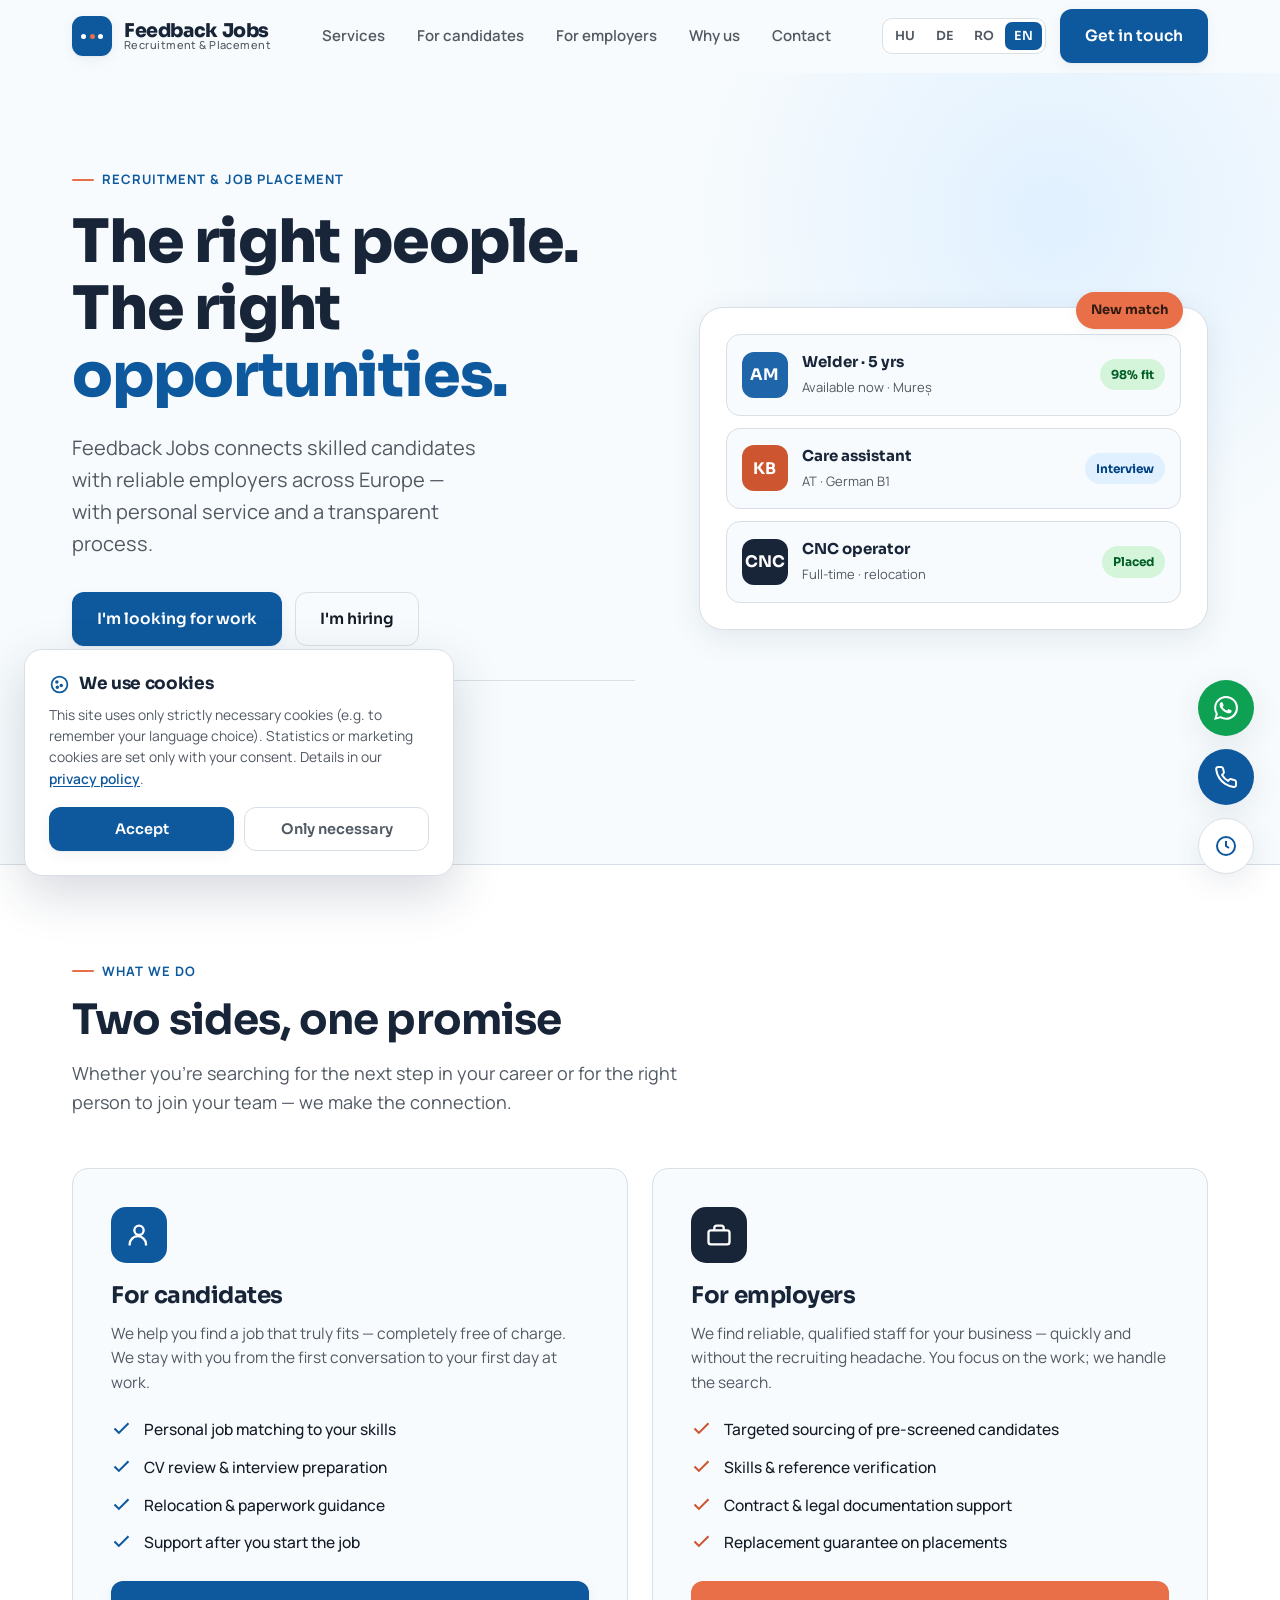
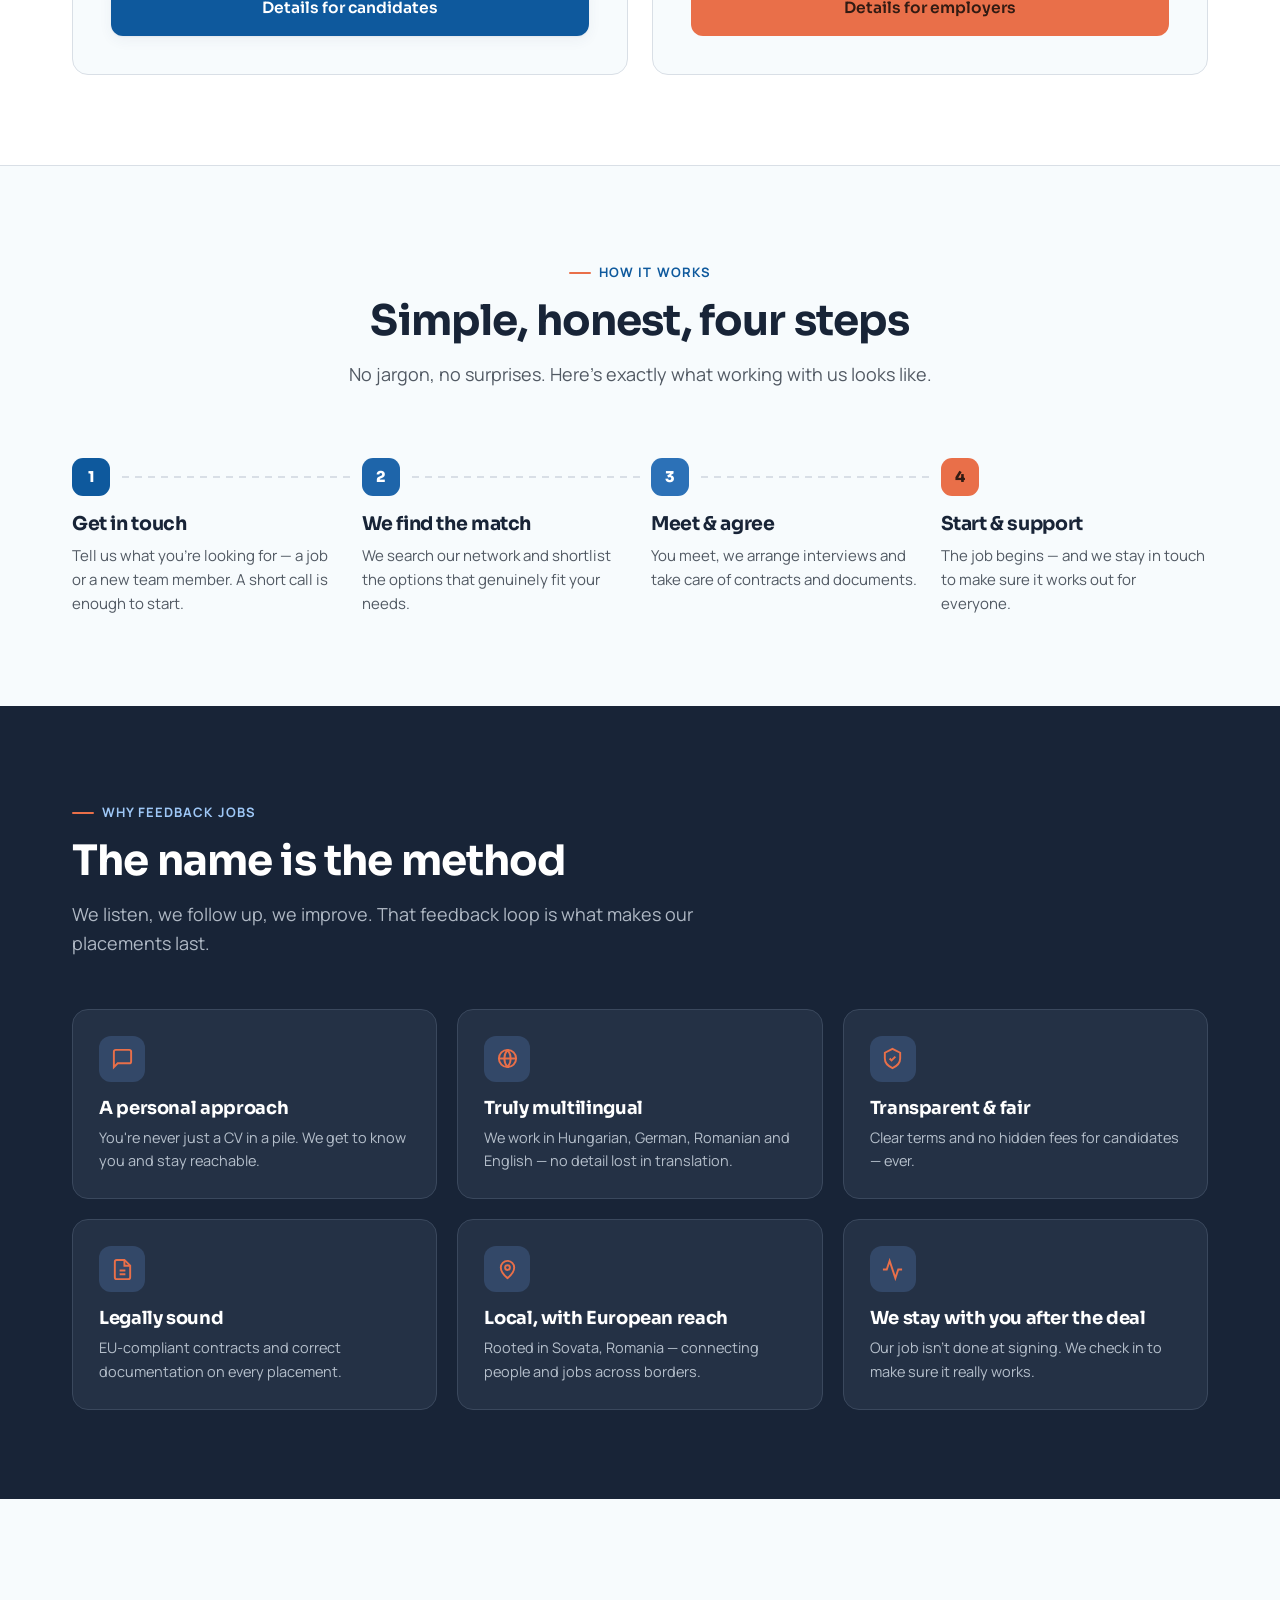
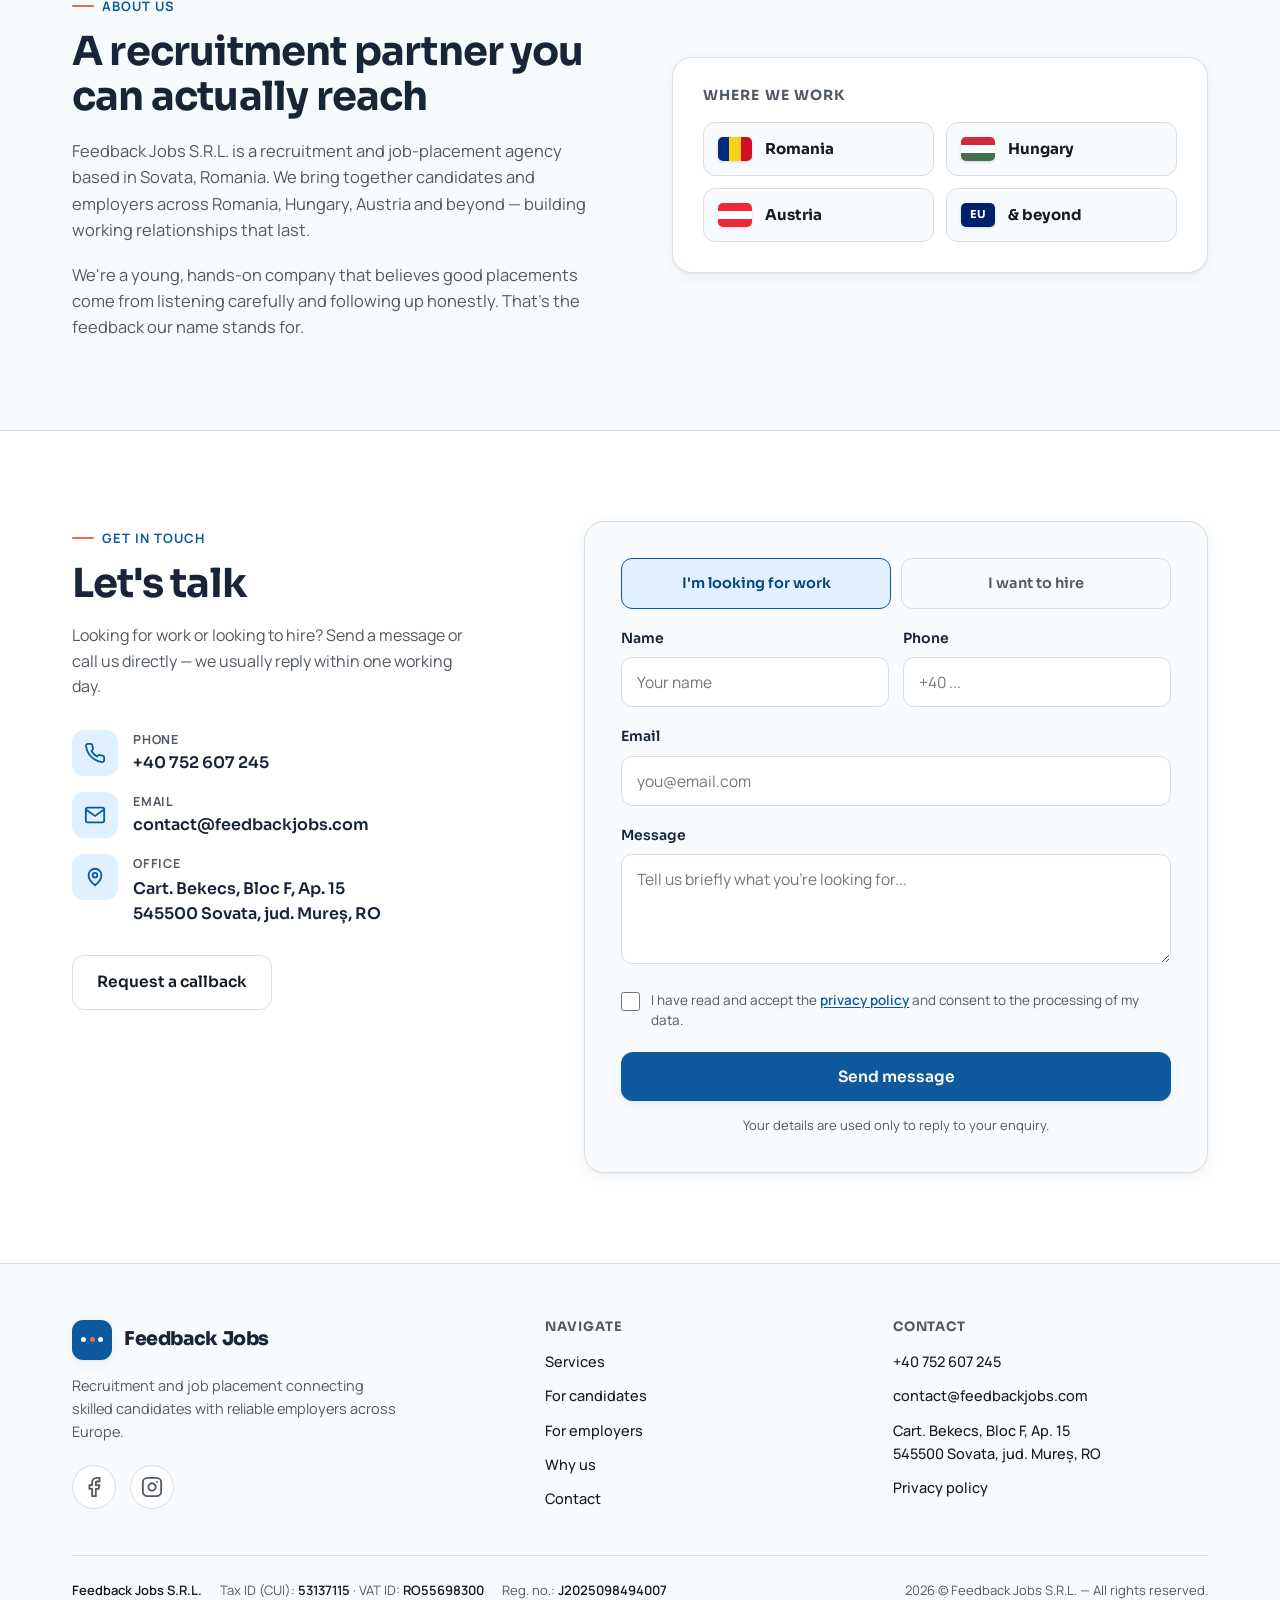
<file: index.html>
<!DOCTYPE html>
<html lang="hu">
<head>
<meta charset="UTF-8">
<meta name="viewport" content="width=device-width, initial-scale=1.0">
<title>Feedback Jobs — Munkaerő- és állásközvetítés Európában</title>

<!-- ===== SEO ===== -->
<meta name="description" content="Feedback Jobs S.R.L. — munkaerő- és állásközvetítés. Szakképzett jelölteket kötünk össze megbízható munkáltatókkal Romániában, Magyarországon, Ausztriában és Európa-szerte.">
<meta name="keywords" content="munkaerő-közvetítés, állásközvetítés, recruitment, Personalvermittlung, Sovata, Szováta, Románia, Ausztria, Magyarország, EU munka">
<meta name="author" content="Feedback Jobs S.R.L.">
<meta name="robots" content="index, follow">
<link rel="canonical" href="https://feedbackjobs.com/">

<!-- ===== Open Graph ===== -->
<meta property="og:type" content="website">
<meta property="og:site_name" content="Feedback Jobs">
<meta property="og:title" content="Feedback Jobs — Munkaerő- és állásközvetítés Európában">
<meta property="og:description" content="Szakképzett jelölteket kötünk össze megbízható munkáltatókkal — személyes ügyintézéssel és átlátható folyamattal. Jelölteknek ingyenes.">
<meta property="og:url" content="https://feedbackjobs.com/">
<meta property="og:image" content="https://feedbackjobs.com/assets/og-image.png">
<meta property="og:image:width" content="1200">
<meta property="og:image:height" content="630">
<meta property="og:locale" content="hu_HU">
<meta property="og:locale:alternate" content="de_DE">
<meta property="og:locale:alternate" content="ro_RO">
<meta property="og:locale:alternate" content="en_GB">

<!-- ===== Twitter ===== -->
<meta name="twitter:card" content="summary_large_image">
<meta name="twitter:title" content="Feedback Jobs — Munkaerő- és állásközvetítés Európában">
<meta name="twitter:description" content="Szakképzett jelölteket kötünk össze megbízható munkáltatókkal Európa-szerte. Jelölteknek ingyenes.">
<meta name="twitter:image" content="https://feedbackjobs.com/assets/og-image.png">

<link rel="icon" type="image/svg+xml" href="data:image/svg+xml,%3Csvg xmlns='http://www.w3.org/2000/svg' viewBox='0 0 64 64'%3E%3Crect width='64' height='64' rx='17' fill='%232d5bc4'/%3E%3Ccircle cx='21' cy='32' r='5' fill='%23fff'/%3E%3Ccircle cx='32' cy='32' r='5' fill='%23e07c3f'/%3E%3Ccircle cx='43' cy='32' r='5' fill='%23fff'/%3E%3C/svg%3E">
<link rel="apple-touch-icon" href="assets/og-image.png">

<link rel="preconnect" href="https://fonts.googleapis.com">
<link rel="preconnect" href="https://fonts.gstatic.com" crossorigin>
<link href="https://fonts.googleapis.com/css2?family=Sora:wght@500;600;700;800&family=Manrope:wght@400;500;600;700&display=swap" rel="stylesheet">
<link rel="stylesheet" href="assets/styles.css?v=3">

<!-- ===== Structured data: EmploymentAgency (LocalBusiness) ===== -->
<script type="application/ld+json">
{
  "@context": "https://schema.org",
  "@type": "EmploymentAgency",
  "name": "Feedback Jobs S.R.L.",
  "url": "https://feedbackjobs.com/",
  "image": "https://feedbackjobs.com/assets/og-image.png",
  "logo": "https://feedbackjobs.com/assets/og-image.png",
  "description": "Munkaerő- és állásközvetítés, amely szakképzett jelölteket köt össze megbízható munkáltatókkal Romániában, Magyarországon, Ausztriában és Európa-szerte.",
  "telephone": "+40752607245",
  "email": "contact@feedbackjobs.com",
  "priceRange": "Free for candidates",
  "address": {
    "@type": "PostalAddress",
    "streetAddress": "Cart. Bekecs, Bloc F, Ap. 15",
    "addressLocality": "Sovata",
    "addressRegion": "Mureș",
    "postalCode": "545500",
    "addressCountry": "RO"
  },
  "areaServed": [
    {"@type":"Country","name":"Romania"},
    {"@type":"Country","name":"Hungary"},
    {"@type":"Country","name":"Austria"},
    {"@type":"Place","name":"European Union"}
  ],
  "knowsLanguage": ["hu","de","ro","en"],
  "taxID": "53137115",
  "vatID": "RO55698300",
  "identifier": "J2025098494007",
  "openingHoursSpecification": {
    "@type": "OpeningHoursSpecification",
    "dayOfWeek": ["Monday","Tuesday","Wednesday","Thursday","Friday"],
    "opens": "09:00",
    "closes": "18:00"
  }
}
</script>
<script type="application/ld+json">
{
  "@context": "https://schema.org",
  "@type": "WebSite",
  "name": "Feedback Jobs",
  "url": "https://feedbackjobs.com/",
  "inLanguage": ["hu","de","ro","en"]
}
</script>
</head>
<body>

<!-- ============ HEADER ============ -->
<header id="hdr">
  <div class="wrap nav">
    <a href="index.html#top" class="brand" aria-label="Feedback Jobs">
      <span class="logo"><span><i></i><i></i><i></i></span></span>
      <span>Feedback Jobs<small data-i18n="brand_tag">Recruitment &amp; Placement</small></span>
    </a>
    <nav class="nav-links">
      <a href="#services" data-i18n="nav_services">Services</a>
      <a href="allaskeresoknek.html" data-i18n="nav_candidates">For candidates</a>
      <a href="munkaltatoknak.html" data-i18n="nav_employers">For employers</a>
      <a href="#why" data-i18n="nav_why">Why us</a>
      <a href="#contact" data-i18n="nav_contact">Contact</a>
    </nav>
    <div class="nav-right">
      <div class="lang" id="lang" role="group" aria-label="Language">
        <button data-lang="hu">HU</button>
        <button data-lang="de">DE</button>
        <button data-lang="ro">RO</button>
        <button data-lang="en">EN</button>
      </div>
      <a href="#contact" class="btn btn-primary" data-i18n="nav_cta">Get in touch</a>
      <button class="hamburger" id="burger" aria-label="Menu"><i></i><i></i><i></i></button>
    </div>
  </div>
</header>
<div class="mobile-menu" id="mobileMenu">
  <a href="#services" data-i18n="nav_services">Services</a>
  <a href="allaskeresoknek.html" data-i18n="nav_candidates">For candidates</a>
  <a href="munkaltatoknak.html" data-i18n="nav_employers">For employers</a>
  <a href="#why" data-i18n="nav_why">Why us</a>
  <a href="#about" data-i18n="nav_about">About</a>
  <a href="#contact" data-i18n="nav_contact">Contact</a>
  <a href="#contact" class="btn btn-primary" data-i18n="nav_cta">Get in touch</a>
</div>

<a id="top"></a>

<!-- ============ HERO ============ -->
<section class="hero">
  <div class="wrap hero-grid">
    <div class="hero-text reveal">
      <span class="eyebrow" data-i18n="hero_eyebrow">Recruitment &amp; Job Placement</span>
      <h1 data-i18n-html="hero_h1">The right people.<br>The right <em>opportunities.</em></h1>
      <p class="lead" data-i18n="hero_lead">Feedback Jobs connects skilled candidates with reliable employers across Europe — with personal service and a transparent process.</p>
      <div class="hero-cta">
        <a href="#contact" class="btn btn-primary" data-i18n="hero_cta1">I'm looking for work
          <svg viewBox="0 0 24 24" fill="none" stroke="currentColor" stroke-width="2.2"><path d="M5 12h14M13 6l6 6-6 6"/></svg>
        </a>
        <a href="#contact" class="btn btn-ghost" data-i18n="hero_cta2">I'm hiring</a>
      </div>
      <div class="hero-trust">
        <div><svg viewBox="0 0 24 24" fill="none" stroke="currentColor" stroke-width="2.2"><path d="M20 6L9 17l-5-5"/></svg><span data-i18n="trust1">Free for candidates</span></div>
        <div><svg viewBox="0 0 24 24" fill="none" stroke="currentColor" stroke-width="2.2"><path d="M20 6L9 17l-5-5"/></svg><span data-i18n="trust2">4 languages spoken</span></div>
        <div><svg viewBox="0 0 24 24" fill="none" stroke="currentColor" stroke-width="2.2"><path d="M20 6L9 17l-5-5"/></svg><span data-i18n="trust3">EU-compliant contracts</span></div>
      </div>
    </div>
    <div class="hero-visual reveal">
      <div class="hero-card">
        <div class="badge" data-i18n="hero_badge">New match</div>
        <div class="match-row">
          <div class="avatar" style="background:oklch(0.5 0.13 252)">AM</div>
          <div class="match-info"><b data-i18n="m1_name">Welder · 5 yrs</b><span data-i18n="m1_loc">Available now · Mureș</span></div>
          <div class="match-pill green" data-i18n="m1_pill">98% fit</div>
        </div>
        <div class="match-row">
          <div class="avatar" style="background:var(--accent-d)">KB</div>
          <div class="match-info"><b data-i18n="m2_name">Care assistant</b><span data-i18n="m2_loc">AT · German B1</span></div>
          <div class="match-pill" data-i18n="m2_pill">Interview</div>
        </div>
        <div class="match-row">
          <div class="avatar" style="background:var(--ink-deep)">CNC</div>
          <div class="match-info"><b data-i18n="m3_name">CNC operator</b><span data-i18n="m3_loc">Full-time · relocation</span></div>
          <div class="match-pill green" data-i18n="m3_pill">Placed</div>
        </div>
      </div>
    </div>
  </div>
</section>

<!-- ============ SERVICES ============ -->
<section class="services" id="services">
  <div class="wrap">
    <div class="sec-head reveal">
      <span class="eyebrow" data-i18n="svc_eyebrow">What we do</span>
      <h2 data-i18n="svc_h2">Two sides, one promise</h2>
      <p data-i18n="svc_sub">Whether you're searching for the next step in your career or for the right person to join your team — we make the connection.</p>
    </div>
    <div class="svc-grid">
      <div class="svc cand reveal">
        <div class="svc-ico"><svg viewBox="0 0 24 24" fill="none" stroke="currentColor" stroke-width="2"><circle cx="12" cy="8" r="4"/><path d="M4 21v-1a7 7 0 0 1 14 0v1"/></svg></div>
        <h3 data-i18n="cand_h3">For candidates</h3>
        <p data-i18n="cand_p">We help you find a job that truly fits — completely free of charge. We stay with you from the first conversation to your first day at work.</p>
        <ul>
          <li><svg viewBox="0 0 24 24" fill="none" stroke="currentColor" stroke-width="2.4"><path d="M20 6L9 17l-5-5"/></svg><span data-i18n="cand_l1">Personal job matching to your skills</span></li>
          <li><svg viewBox="0 0 24 24" fill="none" stroke="currentColor" stroke-width="2.4"><path d="M20 6L9 17l-5-5"/></svg><span data-i18n="cand_l2">CV review &amp; interview preparation</span></li>
          <li><svg viewBox="0 0 24 24" fill="none" stroke="currentColor" stroke-width="2.4"><path d="M20 6L9 17l-5-5"/></svg><span data-i18n="cand_l3">Relocation &amp; paperwork guidance</span></li>
          <li><svg viewBox="0 0 24 24" fill="none" stroke="currentColor" stroke-width="2.4"><path d="M20 6L9 17l-5-5"/></svg><span data-i18n="cand_l4">Support after you start the job</span></li>
        </ul>
        <a href="allaskeresoknek.html" class="btn btn-primary" data-i18n="cand_more">Details for candidates</a>
      </div>
      <div class="svc emp reveal">
        <div class="svc-ico"><svg viewBox="0 0 24 24" fill="none" stroke="currentColor" stroke-width="2"><rect x="3" y="8" width="18" height="12" rx="2"/><path d="M8 8V6a2 2 0 0 1 2-2h4a2 2 0 0 1 2 2v2"/></svg></div>
        <h3 data-i18n="emp_h3">For employers</h3>
        <p data-i18n="emp_p">We find reliable, qualified staff for your business — quickly and without the recruiting headache. You focus on the work; we handle the search.</p>
        <ul>
          <li><svg viewBox="0 0 24 24" fill="none" stroke="currentColor" stroke-width="2.4"><path d="M20 6L9 17l-5-5"/></svg><span data-i18n="emp_l1">Targeted sourcing of pre-screened candidates</span></li>
          <li><svg viewBox="0 0 24 24" fill="none" stroke="currentColor" stroke-width="2.4"><path d="M20 6L9 17l-5-5"/></svg><span data-i18n="emp_l2">Skills &amp; reference verification</span></li>
          <li><svg viewBox="0 0 24 24" fill="none" stroke="currentColor" stroke-width="2.4"><path d="M20 6L9 17l-5-5"/></svg><span data-i18n="emp_l3">Contract &amp; legal documentation support</span></li>
          <li><svg viewBox="0 0 24 24" fill="none" stroke="currentColor" stroke-width="2.4"><path d="M20 6L9 17l-5-5"/></svg><span data-i18n="emp_l4">Replacement guarantee on placements</span></li>
        </ul>
        <a href="munkaltatoknak.html" class="btn btn-accent" data-i18n="emp_more">Details for employers</a>
      </div>
    </div>
  </div>
</section>

<!-- ============ PROCESS ============ -->
<section id="process">
  <div class="wrap">
    <div class="sec-head center reveal">
      <span class="eyebrow" data-i18n="proc_eyebrow">How it works</span>
      <h2 data-i18n="proc_h2">Simple, honest, four steps</h2>
      <p data-i18n="proc_sub">No jargon, no surprises. Here's exactly what working with us looks like.</p>
    </div>
    <div class="steps">
      <div class="step reveal"><div class="step-num">1</div><h3 data-i18n="s1_h">Get in touch</h3><p data-i18n="s1_p">Tell us what you're looking for — a job or a new team member. A short call is enough to start.</p></div>
      <div class="step reveal"><div class="step-num">2</div><h3 data-i18n="s2_h">We match</h3><p data-i18n="s2_p">We search our network and shortlist the options that genuinely fit your needs.</p></div>
      <div class="step reveal"><div class="step-num">3</div><h3 data-i18n="s3_h">Meet &amp; agree</h3><p data-i18n="s3_p">You meet, we arrange interviews and take care of contracts and documents.</p></div>
      <div class="step reveal"><div class="step-num">4</div><h3 data-i18n="s4_h">Start &amp; support</h3><p data-i18n="s4_p">The job begins — and we stay in touch to make sure it works out for everyone.</p></div>
    </div>
  </div>
</section>

<!-- ============ WHY US ============ -->
<section class="why" id="why">
  <div class="wrap">
    <div class="sec-head reveal">
      <span class="eyebrow" data-i18n="why_eyebrow">Why Feedback Jobs</span>
      <h2 data-i18n="why_h2">The name is the method</h2>
      <p data-i18n="why_sub">We listen, we follow up, we improve. That feedback loop is what makes our placements last.</p>
    </div>
    <div class="why-grid">
      <div class="feat reveal">
        <div class="feat-ico"><svg viewBox="0 0 24 24" fill="none" stroke="currentColor" stroke-width="2"><path d="M21 15a2 2 0 0 1-2 2H7l-4 4V5a2 2 0 0 1 2-2h14a2 2 0 0 1 2 2z"/></svg></div>
        <h3 data-i18n="f1_h">A personal approach</h3><p data-i18n="f1_p">You're never just a CV in a pile. We get to know you and stay reachable.</p>
      </div>
      <div class="feat reveal">
        <div class="feat-ico"><svg viewBox="0 0 24 24" fill="none" stroke="currentColor" stroke-width="2"><circle cx="12" cy="12" r="9"/><path d="M3 12h18M12 3a14 14 0 0 1 0 18M12 3a14 14 0 0 0 0 18"/></svg></div>
        <h3 data-i18n="f2_h">Truly multilingual</h3><p data-i18n="f2_p">We work in Hungarian, German, Romanian and English — no detail lost in translation.</p>
      </div>
      <div class="feat reveal">
        <div class="feat-ico"><svg viewBox="0 0 24 24" fill="none" stroke="currentColor" stroke-width="2"><path d="M12 2l8 4v6c0 5-3.5 8-8 10-4.5-2-8-5-8-10V6z"/><path d="M9 12l2 2 4-4"/></svg></div>
        <h3 data-i18n="f3_h">Transparent &amp; fair</h3><p data-i18n="f3_p">Clear terms and no hidden fees for candidates — ever.</p>
      </div>
      <div class="feat reveal">
        <div class="feat-ico"><svg viewBox="0 0 24 24" fill="none" stroke="currentColor" stroke-width="2"><path d="M14 2H6a2 2 0 0 0-2 2v16a2 2 0 0 0 2 2h12a2 2 0 0 0 2-2V8z"/><path d="M14 2v6h6M9 13h6M9 17h6"/></svg></div>
        <h3 data-i18n="f4_h">Legally sound</h3><p data-i18n="f4_p">EU-compliant contracts and correct documentation on every placement.</p>
      </div>
      <div class="feat reveal">
        <div class="feat-ico"><svg viewBox="0 0 24 24" fill="none" stroke="currentColor" stroke-width="2"><path d="M12 21s-7-5.5-7-11a7 7 0 0 1 14 0c0 5.5-7 11-7 11z"/><circle cx="12" cy="10" r="2.5"/></svg></div>
        <h3 data-i18n="f5_h">Local, with European reach</h3><p data-i18n="f5_p">Rooted in Sovata, Romania — connecting people and jobs across borders.</p>
      </div>
      <div class="feat reveal">
        <div class="feat-ico"><svg viewBox="0 0 24 24" fill="none" stroke="currentColor" stroke-width="2"><path d="M22 12h-4l-3 9L9 3l-3 9H2"/></svg></div>
        <h3 data-i18n="f6_h">We stay after the deal</h3><p data-i18n="f6_p">Our job isn't done at signing. We check in to make sure it really works.</p>
      </div>
    </div>
  </div>
</section>

<!-- ============ ABOUT ============ -->
<section id="about">
  <div class="wrap about-grid">
    <div class="about-text reveal">
      <span class="eyebrow" data-i18n="ab_eyebrow">About us</span>
      <h2 data-i18n="ab_h2">A recruitment partner you can actually reach</h2>
      <p data-i18n="ab_p1">Feedback Jobs S.R.L. is a recruitment and job-placement agency based in Sovata, Romania. We bring together candidates and employers across Romania, Hungary, Austria and beyond — building working relationships that last.</p>
      <p data-i18n="ab_p2">We're a young, hands-on company that believes good placements come from listening carefully and following up honestly. That's the feedback our name stands for.</p>
    </div>
    <div class="reach reveal">
      <h4 data-i18n="reach_h">Where we work</h4>
      <div class="flags">
        <div class="flag-card"><span class="fl fl-ro"><div></div><div></div><div></div></span><b data-i18n="c_ro">Romania</b></div>
        <div class="flag-card"><span class="fl fl-hu"><div></div><div></div><div></div></span><b data-i18n="c_hu">Hungary</b></div>
        <div class="flag-card"><span class="fl fl-at"><div></div><div></div><div></div></span><b data-i18n="c_de">Austria</b></div>
        <div class="flag-card"><span class="fl fl-en" style="position:relative;color:#fff;font-family:var(--font-head);font-weight:700;font-size:11px">EU</span><b data-i18n="c_eu">&amp; wider EU</b></div>
      </div>
    </div>
  </div>
</section>

<!-- ============ CONTACT ============ -->
<section class="contact" id="contact">
  <div class="wrap contact-grid">
    <div class="contact-info reveal">
      <span class="eyebrow" data-i18n="ct_eyebrow">Get in touch</span>
      <h2 data-i18n="ct_h2">Let's talk</h2>
      <p data-i18n="ct_p">Looking for work or looking to hire? Send a message or call us directly — we usually reply within one working day.</p>
      <div class="cinfo-list">
        <div class="cinfo">
          <div class="ci-ico"><svg viewBox="0 0 24 24" fill="none" stroke="currentColor" stroke-width="2"><path d="M22 16.9v3a2 2 0 0 1-2.2 2 19.8 19.8 0 0 1-8.6-3 19.5 19.5 0 0 1-6-6 19.8 19.8 0 0 1-3-8.6A2 2 0 0 1 4.1 2h3a2 2 0 0 1 2 1.7c.1 1 .4 1.9.7 2.8a2 2 0 0 1-.5 2.1L8.1 9.9a16 16 0 0 0 6 6l1.3-1.3a2 2 0 0 1 2.1-.4c.9.3 1.8.6 2.8.7a2 2 0 0 1 1.7 2z"/></svg></div>
          <div><div class="ci-label" data-i18n="ct_phone">Phone</div><a class="ci-val" href="tel:+40752607245">+40 752 607 245</a></div>
        </div>
        <div class="cinfo">
          <div class="ci-ico"><svg viewBox="0 0 24 24" fill="none" stroke="currentColor" stroke-width="2"><rect x="2" y="4" width="20" height="16" rx="2"/><path d="m2 6 10 7L22 6"/></svg></div>
          <div><div class="ci-label" data-i18n="ct_email">Email</div><a class="ci-val" href="mailto:contact@feedbackjobs.com">contact@feedbackjobs.com</a></div>
        </div>
        <div class="cinfo">
          <div class="ci-ico"><svg viewBox="0 0 24 24" fill="none" stroke="currentColor" stroke-width="2"><path d="M12 21s-7-5.5-7-11a7 7 0 0 1 14 0c0 5.5-7 11-7 11z"/><circle cx="12" cy="10" r="2.5"/></svg></div>
          <div><div class="ci-label" data-i18n="ct_addr">Office</div><div class="ci-val">Cart. Bekecs, Bloc F, Ap. 15<br>545500 Sovata, jud. Mureș, RO</div></div>
        </div>
      </div>
      <a href="#" class="btn btn-ghost" data-cb-open style="margin-top:28px" data-i18n="cb_open">Request a callback</a>
    </div>
    <form id="contactForm" class="reveal" novalidate>
      <div class="seg" style="margin-bottom:18px">
        <label><input type="radio" name="role" value="candidate" checked><span data-i18n="ct_role_cand">I'm looking for work</span></label>
        <label><input type="radio" name="role" value="employer"><span data-i18n="ct_role_emp">I want to hire</span></label>
      </div>
      <div class="row2">
        <div class="field"><label data-i18n="ct_f_name">Name</label><input type="text" name="name" data-i18n-ph="ct_ph_name" placeholder="Your name" required></div>
        <div class="field"><label data-i18n="ct_f_phone">Phone</label><input type="tel" name="phone" placeholder="+40 ..."></div>
      </div>
      <div class="field"><label data-i18n="ct_f_email">Email</label><input type="email" name="email" data-i18n-ph="ct_ph_email" placeholder="you@email.com" required></div>
      <div class="field"><label data-i18n="ct_f_msg">Message</label><textarea name="message" data-i18n-ph="ct_ph_msg" placeholder="Tell us briefly what you're looking for..."></textarea></div>
      <label class="consent"><input type="checkbox" name="consent" required><span data-i18n="ct_consent">I accept the privacy policy.</span></label>
      <button type="submit" class="btn btn-primary" data-i18n="ct_submit">Send message
        <svg viewBox="0 0 24 24" fill="none" stroke="currentColor" stroke-width="2.2"><path d="M22 2 11 13M22 2l-7 20-4-9-9-4z"/></svg>
      </button>
      <p class="form-note" data-i18n="ct_note">Your details are used only to reply to your enquiry.</p>
    </form>
  </div>
</section>

<!-- ============ FOOTER ============ -->
<footer>
  <div class="wrap">
    <div class="foot-top">
      <div class="foot-brand">
        <a href="index.html#top" class="brand">
          <span class="logo"><span><i></i><i></i><i></i></span></span>
          <span>Feedback Jobs</span>
        </a>
        <p data-i18n="foot_about">Recruitment and job placement connecting skilled candidates with reliable employers across Europe.</p>
        <div class="foot-social">
          <a href="https://www.facebook.com/people/Feedbackjobs/61590695252051/" target="_blank" rel="noopener noreferrer" aria-label="Facebook">
            <svg width="22" height="22" viewBox="0 0 24 24" fill="none" stroke="currentColor" stroke-width="2" stroke-linecap="round" stroke-linejoin="round"><path d="M18 2h-3a5 5 0 0 0-5 5v3H7v4h3v8h4v-8h3l1-4h-4V7a1 1 0 0 1 1-1h3z"></path></svg>
          </a>
          <a href="https://www.instagram.com/feedbackjobs" target="_blank" rel="noopener noreferrer" aria-label="Instagram">
            <svg width="22" height="22" viewBox="0 0 24 24" fill="none" stroke="currentColor" stroke-width="2" stroke-linecap="round" stroke-linejoin="round"><rect x="2" y="2" width="20" height="20" rx="5" ry="5"></rect><path d="M16 11.37A4 4 0 1 1 12.63 8 4 4 0 0 1 16 11.37z"></path><line x1="17.5" y1="6.5" x2="17.51" y2="6.5"></line></svg>
          </a>
        </div>
      </div>
      <div class="foot-col">
        <h4 data-i18n="foot_nav">Navigate</h4>
        <a href="#services" data-i18n="nav_services">Services</a>
        <a href="allaskeresoknek.html" data-i18n="nav_candidates">For candidates</a>
        <a href="munkaltatoknak.html" data-i18n="nav_employers">For employers</a>
        <a href="#why" data-i18n="nav_why">Why us</a>
        <a href="#contact" data-i18n="nav_contact">Contact</a>
      </div>
      <div class="foot-col">
        <h4 data-i18n="foot_contact">Contact</h4>
        <a href="tel:+40752607245">+40 752 607 245</a>
        <a href="mailto:contact@feedbackjobs.com">contact@feedbackjobs.com</a>
        <p>Cart. Bekecs, Bloc F, Ap. 15<br>545500 Sovata, jud. Mureș, RO</p>
        <a href="adatvedelem.html" data-i18n="foot_privacy">Privacy policy</a>
      </div>
    </div>
    <div class="foot-legal">
      <div class="reg">
        <span><b>Feedback Jobs S.R.L.</b></span>
        <span data-i18n="foot_cui">Tax ID (CUI): <b>53137115</b> · VAT ID: <b>RO55698300</b></span>
        <span data-i18n="foot_reg">Reg. no.: <b>J2025098494007</b></span>
      </div>
      <div><span id="year">2026</span> © Feedback Jobs S.R.L. — <span data-i18n="foot_rights">All rights reserved.</span></div>
    </div>
  </div>
</footer>

<script src="assets/i18n.js"></script>
<script src="assets/app.js"></script>
</body>
</html>
</file>
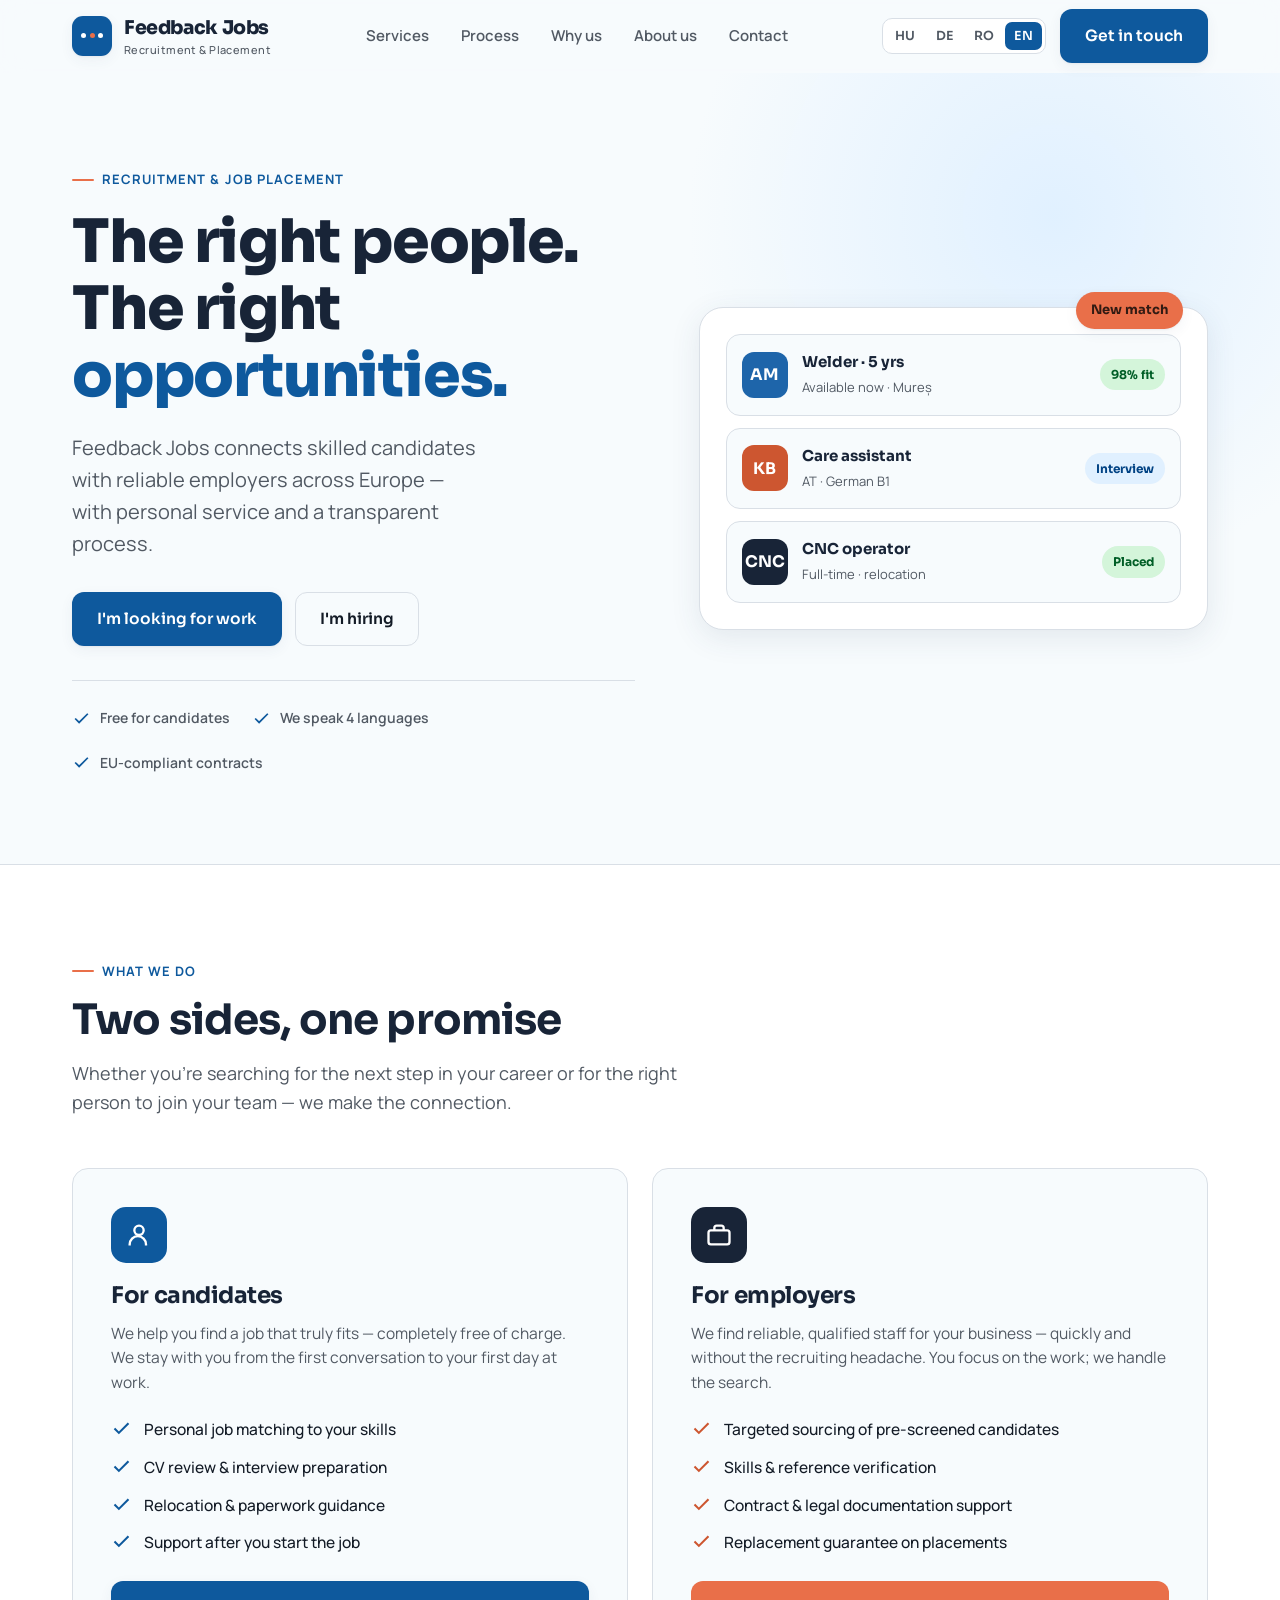
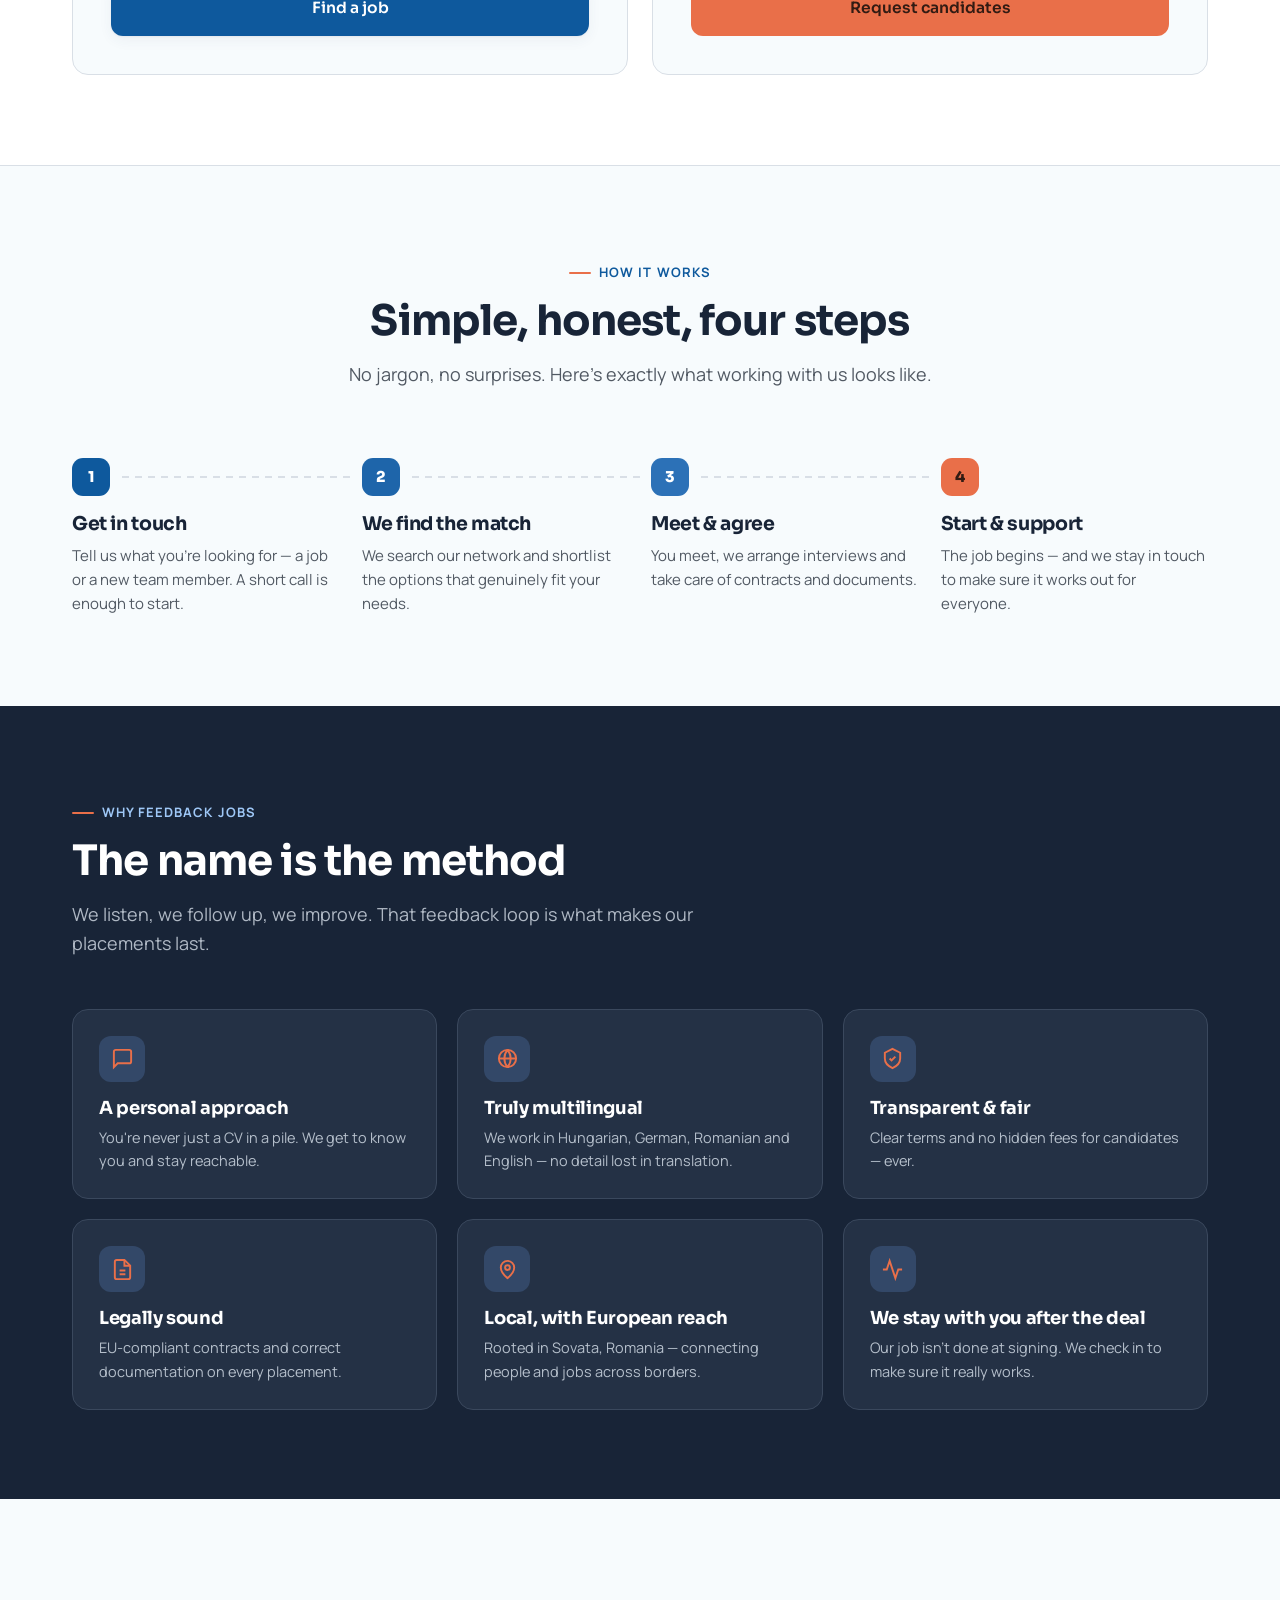
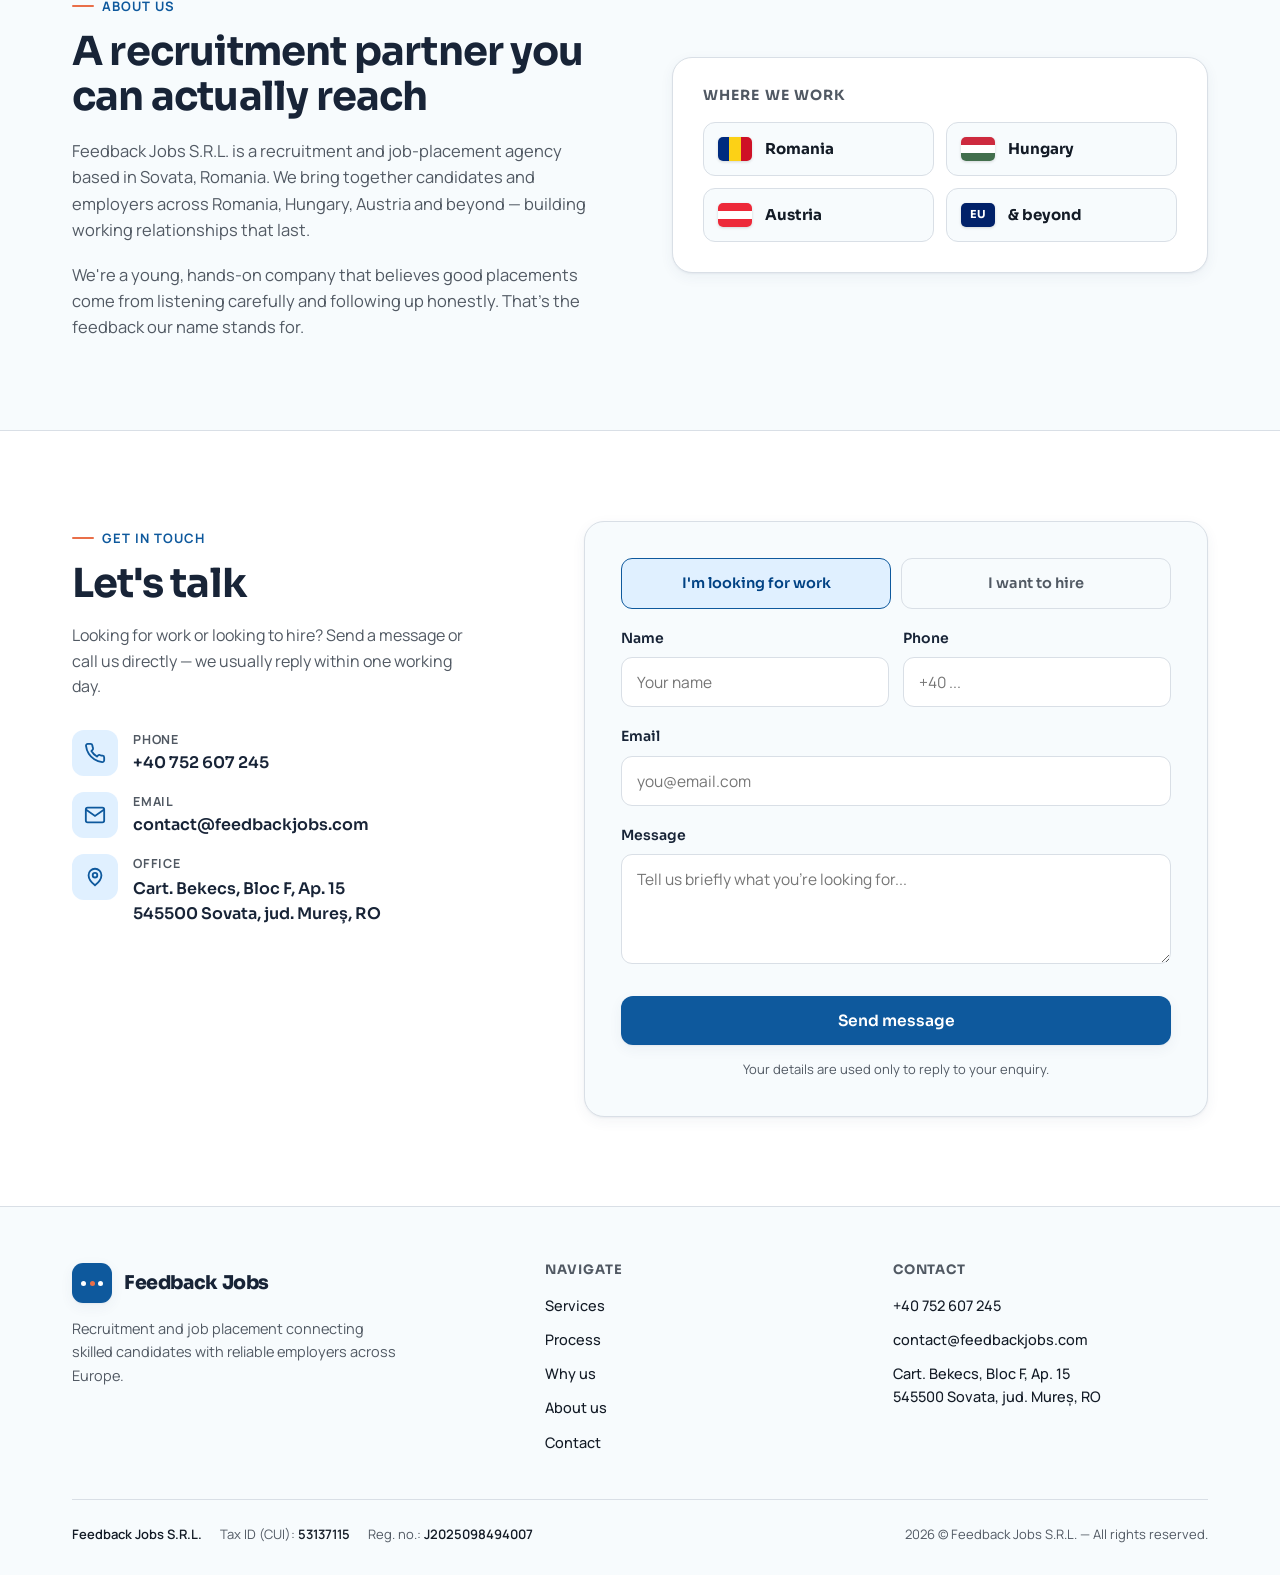
<file: uploads/index.html>
<!DOCTYPE html>
<html lang="hu">
<head>
<meta charset="UTF-8">
<meta name="viewport" content="width=device-width, initial-scale=1.0">
<title>Feedback Jobs — Recruitment & Job Placement</title>
<link rel="icon" type="image/svg+xml" href="data:image/svg+xml,%3Csvg xmlns='http://www.w3.org/2000/svg' viewBox='0 0 64 64'%3E%3Crect width='64' height='64' rx='17' fill='%232d5bc4'/%3E%3Ccircle cx='21' cy='32' r='5' fill='%23fff'/%3E%3Ccircle cx='32' cy='32' r='5' fill='%23e07c3f'/%3E%3Ccircle cx='43' cy='32' r='5' fill='%23fff'/%3E%3C/svg%3E">
<link rel="apple-touch-icon" href="favicon.svg">
<meta name="description" content="Feedback Jobs S.R.L. — recruitment and job placement. Connecting skilled candidates with reliable employers across Europe.">
<link rel="preconnect" href="https://fonts.googleapis.com">
<link rel="preconnect" href="https://fonts.gstatic.com" crossorigin>
<link href="https://fonts.googleapis.com/css2?family=Sora:wght@500;600;700;800&family=Manrope:wght@400;500;600;700&display=swap" rel="stylesheet">
<style>
  :root{
    --bg:        oklch(0.985 0.005 240);
    --surface:   oklch(1 0 0);
    --ink:       oklch(0.22 0.025 255);
    --ink-soft:  oklch(0.46 0.02 255);
    --line:      oklch(0.9 0.012 255);
    --primary:   oklch(0.46 0.13 252);
    --primary-d: oklch(0.38 0.13 252);
    --primary-t: oklch(0.95 0.03 252);
    --accent:    oklch(0.68 0.16 38);
    --accent-d:  oklch(0.6 0.16 38);
    --ink-deep:  oklch(0.26 0.04 258);
    --shadow-sm: 0 1px 2px oklch(0.4 0.05 255 / .06), 0 4px 14px oklch(0.4 0.05 255 / .06);
    --shadow-md: 0 8px 30px oklch(0.4 0.05 255 / .1);
    --radius:    16px;
    --maxw:      1180px;
    --font-head: "Sora", system-ui, sans-serif;
    --font-body: "Manrope", system-ui, sans-serif;
  }
  *{box-sizing:border-box;margin:0;padding:0}
  html{scroll-behavior:smooth}
  body{
    font-family:var(--font-body);
    color:var(--ink);
    background:var(--bg);
    line-height:1.6;
    -webkit-font-smoothing:antialiased;
    overflow-x:hidden;
    max-width:100%;
  }
  h1,h2,h3,h4{font-family:var(--font-head);line-height:1.12;letter-spacing:-0.02em;font-weight:700;color:var(--ink-deep)}
  a{color:inherit;text-decoration:none}
  img{max-width:100%;display:block}
  .wrap{max-width:var(--maxw);margin:0 auto;padding:0 22px}
  .eyebrow{
    display:inline-flex;align-items:center;gap:8px;flex-wrap:wrap;max-width:100%;
    font-size:13px;font-weight:700;letter-spacing:.08em;text-transform:uppercase;
    color:var(--primary);
  }
  .eyebrow::before{content:"";width:22px;height:2px;background:var(--accent);border-radius:2px}

  /* ---------- Buttons ---------- */
  .btn{
    display:inline-flex;align-items:center;justify-content:center;gap:9px;
    font-family:var(--font-head);font-weight:600;font-size:15.5px;
    padding:14px 24px;border-radius:12px;cursor:pointer;border:1.5px solid transparent;
    transition:transform .18s ease, box-shadow .2s ease, background .2s ease, color .2s ease;
    white-space:nowrap;
  }
  .btn svg{width:18px;height:18px}
  .btn-primary{background:var(--primary);color:#fff;box-shadow:var(--shadow-sm)}
  .btn-primary:hover{background:var(--primary-d);transform:translateY(-2px);box-shadow:var(--shadow-md)}
  .btn-accent{background:var(--accent);color:oklch(0.25 0.04 38)}
  .btn-accent:hover{background:var(--accent-d);transform:translateY(-2px);box-shadow:var(--shadow-md)}
  .btn-ghost{background:transparent;color:var(--ink);border-color:var(--line)}
  .btn-ghost:hover{border-color:var(--primary);color:var(--primary);transform:translateY(-2px)}

  /* ---------- Header ---------- */
  header{
    position:sticky;top:0;z-index:60;
    background:oklch(0.985 0.005 240 / .82);
    backdrop-filter:blur(14px);-webkit-backdrop-filter:blur(14px);
    border-bottom:1px solid transparent;transition:border-color .3s, box-shadow .3s;
  }
  header.scrolled{border-color:var(--line);box-shadow:0 4px 20px oklch(0.4 0.05 255 / .05)}
  .nav{display:flex;align-items:center;justify-content:space-between;height:72px;gap:18px}
  .brand{display:flex;align-items:center;gap:12px;font-family:var(--font-head);font-weight:800;font-size:19px;color:var(--ink-deep);letter-spacing:-.02em}
  .logo{width:40px;height:40px;border-radius:11px;background:var(--primary);display:grid;place-items:center;flex-shrink:0;box-shadow:var(--shadow-sm)}
  .logo span{display:flex;gap:3.5px}
  .logo span i{width:5px;height:5px;border-radius:50%;background:#fff;display:block}
  .logo span i:nth-child(2){background:var(--accent)}
  .brand small{display:block;font-family:var(--font-body);font-weight:500;font-size:11px;letter-spacing:.04em;color:var(--ink-soft);margin-top:-2px}
  .nav-links{display:flex;align-items:center;gap:4px}
  .nav-links a{font-weight:600;font-size:15px;color:var(--ink-soft);padding:9px 14px;border-radius:9px;transition:color .18s, background .18s}
  .nav-links a:hover{color:var(--primary);background:var(--primary-t)}
  .nav-right{display:flex;align-items:center;gap:14px}

  /* language switcher */
  .lang{display:flex;align-items:center;gap:2px;background:var(--surface);border:1px solid var(--line);border-radius:10px;padding:3px}
  .lang button{
    font-family:var(--font-head);font-weight:600;font-size:12.5px;letter-spacing:.03em;
    border:none;background:transparent;color:var(--ink-soft);cursor:pointer;
    padding:6px 9px;border-radius:7px;transition:.16s;text-transform:uppercase;
  }
  .lang button:hover{color:var(--ink)}
  .lang button.active{background:var(--primary);color:#fff}

  .hamburger{display:none;width:44px;height:44px;border:1px solid var(--line);background:var(--surface);border-radius:11px;cursor:pointer;align-items:center;justify-content:center;flex-direction:column;gap:4.5px}
  .hamburger i{width:19px;height:2px;background:var(--ink);border-radius:2px;transition:.25s}
  .hamburger.open i:nth-child(1){transform:translateY(6.5px) rotate(45deg)}
  .hamburger.open i:nth-child(2){opacity:0}
  .hamburger.open i:nth-child(3){transform:translateY(-6.5px) rotate(-45deg)}

  /* mobile menu */
  .mobile-menu{
    position:fixed;inset:72px 0 0 0;z-index:55;
    background:var(--surface);
    padding:18px 22px calc(24px + env(safe-area-inset-bottom));display:none;flex-direction:column;gap:4px;
    overflow-y:auto;-webkit-overflow-scrolling:touch;
  }
  .mobile-menu.open{display:flex}
  .mobile-menu a{font-family:var(--font-head);font-weight:600;font-size:17px;padding:14px 8px;border-bottom:1px solid var(--line);color:var(--ink)}
  .mobile-menu a:last-of-type{border-bottom:none}
  .mobile-menu .btn{margin-top:auto}
  body.menu-open{overflow:hidden}

  /* ---------- Hero ---------- */
  .hero{position:relative;padding:clamp(48px,7vw,90px) 0 clamp(60px,7vw,96px);overflow:hidden}
  .hero::before{
    content:"";position:absolute;top:-30%;right:-12%;width:60vw;height:60vw;max-width:760px;max-height:760px;
    background:radial-gradient(circle at center, var(--primary-t), transparent 68%);
    z-index:-1;
  }
  .hero-grid{display:grid;grid-template-columns:1.05fr .95fr;gap:clamp(32px,5vw,72px);align-items:center}
  .hero h1{font-size:clamp(34px,5.2vw,60px);font-weight:800;margin:18px 0 0}
  .hero h1 em{font-style:normal;color:var(--primary);position:relative}
  .hero p.lead{font-size:clamp(17px,1.6vw,20px);color:var(--ink-soft);margin:22px 0 0;max-width:34ch}
  .hero-cta{display:flex;flex-wrap:wrap;gap:13px;margin-top:32px}
  .hero-trust{display:flex;flex-wrap:wrap;gap:22px;margin-top:34px;padding-top:26px;border-top:1px solid var(--line)}
  .hero-trust div{display:flex;align-items:center;gap:9px;font-size:14px;font-weight:600;color:var(--ink-soft)}
  .hero-trust svg{width:19px;height:19px;color:var(--primary);flex-shrink:0}

  /* hero visual card */
  .hero-card{
    position:relative;background:var(--surface);border:1px solid var(--line);border-radius:24px;
    padding:26px;box-shadow:var(--shadow-md);
  }
  .hero-card .badge{position:absolute;top:-16px;right:24px;background:var(--accent);color:oklch(0.25 0.04 38);font-family:var(--font-head);font-weight:700;font-size:13px;padding:8px 15px;border-radius:30px;box-shadow:var(--shadow-sm)}
  .match-row{display:flex;align-items:center;gap:14px;padding:15px;border-radius:14px;background:var(--bg);border:1px solid var(--line);margin-bottom:12px;transition:transform .2s}
  .match-row:hover{transform:translateX(4px)}
  .match-row:last-child{margin-bottom:0}
  .avatar{width:46px;height:46px;border-radius:12px;flex-shrink:0;display:grid;place-items:center;font-family:var(--font-head);font-weight:700;color:#fff;font-size:16px}
  .match-info{flex:1;min-width:0}
  .match-info b{display:block;font-family:var(--font-head);font-size:15px;color:var(--ink-deep)}
  .match-info span{font-size:13px;color:var(--ink-soft)}
  .match-pill{font-size:12px;font-weight:700;font-family:var(--font-head);padding:6px 11px;border-radius:30px;background:var(--primary-t);color:var(--primary-d);white-space:nowrap}
  .match-pill.green{background:oklch(0.94 0.05 150);color:oklch(0.42 0.12 150)}

  /* ---------- Section scaffolding ---------- */
  section{padding:clamp(56px,7vw,96px) 0}
  .sec-head{max-width:640px;margin-bottom:clamp(34px,4vw,54px)}
  .sec-head.center{margin-left:auto;margin-right:auto;text-align:center}
  .sec-head h2{font-size:clamp(28px,3.6vw,42px);margin:14px 0 0}
  .sec-head p{font-size:clamp(16px,1.5vw,18px);color:var(--ink-soft);margin-top:16px}

  /* ---------- Services ---------- */
  .services{background:var(--surface);border-top:1px solid var(--line);border-bottom:1px solid var(--line)}
  .svc-grid{display:grid;grid-template-columns:1fr 1fr;gap:24px}
  .svc{
    position:relative;border:1px solid var(--line);border-radius:var(--radius);padding:clamp(26px,3vw,40px);
    background:var(--bg);overflow:hidden;transition:transform .25s, box-shadow .25s, border-color .25s;
    display:flex;flex-direction:column;
  }
  .svc:hover{transform:translateY(-4px);box-shadow:var(--shadow-md);border-color:var(--primary)}
  .svc-ico{width:56px;height:56px;border-radius:15px;display:grid;place-items:center;margin-bottom:20px}
  .svc-ico svg{width:28px;height:28px;color:#fff}
  .svc.cand .svc-ico{background:var(--primary)}
  .svc.emp .svc-ico{background:var(--ink-deep)}
  .svc h3{font-size:23px}
  .svc>p{color:var(--ink-soft);margin:12px 0 22px;font-size:15.5px}
  .svc ul{list-style:none;display:flex;flex-direction:column;gap:13px;margin-bottom:26px}
  .svc li{display:flex;gap:12px;align-items:flex-start;font-size:15.5px;font-weight:500}
  .svc li svg{width:21px;height:21px;color:var(--primary);flex-shrink:0;margin-top:1px}
  .svc.emp li svg{color:var(--accent-d)}
  .svc .btn{margin-top:auto;width:100%}

  /* ---------- Process ---------- */
  .steps{display:grid;grid-template-columns:repeat(4,1fr);gap:22px;counter-reset:step}
  .step{position:relative;padding-top:18px}
  .step-num{font-family:var(--font-head);font-weight:800;font-size:15px;color:#fff;background:var(--primary);width:38px;height:38px;border-radius:11px;display:grid;place-items:center;margin-bottom:18px}
  .step:nth-child(2) .step-num{background:oklch(0.5 0.13 252)}
  .step:nth-child(3) .step-num{background:oklch(0.54 0.13 252)}
  .step:nth-child(4) .step-num{background:var(--accent);color:oklch(0.25 0.04 38)}
  .step h3{font-size:19px}
  .step p{color:var(--ink-soft);font-size:15px;margin-top:9px}
  .step::after{content:"";position:absolute;top:36px;left:50px;right:-11px;height:2px;background:repeating-linear-gradient(90deg,var(--line) 0 7px,transparent 7px 13px)}
  .step:last-child::after{display:none}

  /* ---------- Why us ---------- */
  .why{background:var(--ink-deep);color:oklch(0.96 0.01 255)}
  .why .eyebrow{color:oklch(0.82 0.08 252)}
  .why .eyebrow::before{background:var(--accent)}
  .why h2{color:#fff}
  .why .sec-head p{color:oklch(0.78 0.02 255)}
  .why-grid{display:grid;grid-template-columns:repeat(3,1fr);gap:20px}
  .feat{background:oklch(0.31 0.04 258);border:1px solid oklch(0.4 0.04 258);border-radius:var(--radius);padding:26px;transition:transform .22s, background .22s}
  .feat:hover{transform:translateY(-4px);background:oklch(0.34 0.045 258)}
  .feat-ico{width:46px;height:46px;border-radius:12px;background:oklch(0.4 0.06 258);display:grid;place-items:center;margin-bottom:16px}
  .feat-ico svg{width:23px;height:23px;color:var(--accent)}
  .feat h3{color:#fff;font-size:18px}
  .feat p{color:oklch(0.8 0.02 255);font-size:14.5px;margin-top:8px}

  /* ---------- About / countries ---------- */
  .about-grid{display:grid;grid-template-columns:1fr 1fr;gap:clamp(34px,5vw,68px);align-items:center}
  .about-text h2{font-size:clamp(27px,3.4vw,40px);margin:14px 0 0}
  .about-text p{color:var(--ink-soft);margin-top:18px;font-size:16.5px}
  .reach{background:var(--surface);border:1px solid var(--line);border-radius:20px;padding:30px;box-shadow:var(--shadow-sm)}
  .reach h4{font-size:14px;text-transform:uppercase;letter-spacing:.08em;color:var(--ink-soft);font-weight:700;margin-bottom:18px}
  .flags{display:grid;grid-template-columns:1fr 1fr;gap:12px}
  .flag-card{display:flex;align-items:center;gap:13px;padding:14px;border-radius:12px;background:var(--bg);border:1px solid var(--line)}
  .flag-card .fl{width:34px;height:24px;border-radius:5px;overflow:hidden;flex-shrink:0;box-shadow:0 1px 3px oklch(0 0 0 /.15);display:flex;flex-direction:column}
  .flag-card b{font-family:var(--font-head);font-size:15px}
  .fl-ro div,.fl-hu div,.fl-at div{height:100%}
  .fl-ro{flex-direction:row!important}
  .fl-ro div:nth-child(1){background:#002B7F;width:33.3%;height:100%}
  .fl-ro div:nth-child(2){background:#FCD116;width:33.3%;height:100%}
  .fl-ro div:nth-child(3){background:#CE1126;width:33.3%;height:100%}
  .fl-hu div:nth-child(1){background:#CD2A3E}
  .fl-hu div:nth-child(2){background:#fff}
  .fl-hu div:nth-child(3){background:#436F4D}
  .fl-at div:nth-child(1){background:#ED2939}
  .fl-at div:nth-child(2){background:#fff}
  .fl-at div:nth-child(3){background:#ED2939}
  .fl-en{flex-direction:row!important;background:#012169;align-items:center;justify-content:center}
  .fl-en::after{content:"";position:absolute}

  /* ---------- Contact ---------- */
  .contact{background:var(--surface);border-top:1px solid var(--line)}
  .contact-grid{display:grid;grid-template-columns:.85fr 1.15fr;gap:clamp(30px,4vw,56px)}
  .contact-info h2{font-size:clamp(27px,3.4vw,40px);margin:14px 0 0}
  .contact-info>p{color:var(--ink-soft);margin-top:16px;font-size:16px;max-width:40ch}
  .cinfo-list{display:flex;flex-direction:column;gap:16px;margin-top:30px}
  .cinfo{display:flex;gap:15px;align-items:flex-start}
  .cinfo .ci-ico{width:46px;height:46px;border-radius:12px;background:var(--primary-t);display:grid;place-items:center;flex-shrink:0}
  .cinfo .ci-ico svg{width:22px;height:22px;color:var(--primary)}
  .cinfo .ci-label{font-size:12.5px;text-transform:uppercase;letter-spacing:.06em;font-weight:700;color:var(--ink-soft)}
  .cinfo .ci-val{font-family:var(--font-head);font-weight:600;font-size:16px;color:var(--ink-deep);margin-top:2px}
  .cinfo a.ci-val:hover{color:var(--primary)}

  form{background:var(--bg);border:1px solid var(--line);border-radius:20px;padding:clamp(24px,3vw,36px);box-shadow:var(--shadow-sm)}
  .field{margin-bottom:18px}
  .field label{display:block;font-family:var(--font-head);font-weight:600;font-size:14px;margin-bottom:8px;color:var(--ink-deep)}
  .field input,.field textarea,.field select{
    width:100%;font-family:var(--font-body);font-size:15.5px;color:var(--ink);
    padding:13px 15px;border:1.5px solid var(--line);border-radius:11px;background:var(--surface);
    transition:border-color .18s, box-shadow .18s;
  }
  .field input:focus,.field textarea:focus,.field select:focus{outline:none;border-color:var(--primary);box-shadow:0 0 0 3px var(--primary-t)}
  .field textarea{resize:vertical;min-height:110px}
  .row2{display:grid;grid-template-columns:1fr 1fr;gap:14px}
  .seg{display:flex;gap:10px}
  .seg label{flex:1;cursor:pointer;margin:0}
  .seg input{position:absolute;opacity:0;pointer-events:none}
  .seg span{display:flex;align-items:center;justify-content:center;gap:8px;padding:13px;border:1.5px solid var(--line);border-radius:11px;font-family:var(--font-head);font-weight:600;font-size:14.5px;color:var(--ink-soft);transition:.18s;text-align:center}
  .seg input:checked + span{border-color:var(--primary);background:var(--primary-t);color:var(--primary-d)}
  form .btn{width:100%;margin-top:6px}
  .form-note{font-size:13px;color:var(--ink-soft);margin-top:14px;text-align:center}

  /* ---------- Footer ---------- */
  footer{background:var(--bg);border-top:1px solid var(--line);padding:56px 0 30px}
  .foot-top{display:grid;grid-template-columns:1.4fr 1fr 1fr;gap:32px;padding-bottom:34px;border-bottom:1px solid var(--line)}
  .foot-brand .brand{margin-bottom:14px}
  .foot-brand p{color:var(--ink-soft);font-size:14.5px;max-width:36ch}
  .foot-col h4{font-size:13px;text-transform:uppercase;letter-spacing:.07em;color:var(--ink-soft);margin-bottom:16px}
  .foot-col a,.foot-col p{display:block;color:var(--ink);font-size:14.5px;font-weight:500;margin-bottom:11px;transition:color .16s}
  .foot-col a:hover{color:var(--primary)}
  .foot-legal{display:flex;flex-wrap:wrap;justify-content:space-between;gap:14px;padding-top:24px;font-size:13px;color:var(--ink-soft)}
  .foot-legal .reg{display:flex;flex-wrap:wrap;gap:18px}
  .foot-legal b{color:var(--ink);font-weight:600}

  /* ---------- reveal animation ---------- */
  .reveal{opacity:0;transform:translateY(24px);transition:opacity .7s cubic-bezier(.2,.7,.2,1), transform .7s cubic-bezier(.2,.7,.2,1)}
  .reveal.in{opacity:1;transform:none}
  @media (prefers-reduced-motion:reduce){.reveal{opacity:1;transform:none;transition:none}}

  /* ---------- Responsive ---------- */
  @media(max-width:1024px){
    .nav-links{display:none}
    .hamburger{display:flex;order:3}
    .lang{order:2}
    .nav-right .btn{display:none}
  }
  @media(max-width:980px){
    .hero-grid,.about-grid,.contact-grid{grid-template-columns:1fr}
    .hero-card{max-width:460px}
    .steps{grid-template-columns:1fr 1fr;gap:30px 22px}
    .step::after{display:none}
    .why-grid{grid-template-columns:1fr 1fr}
    .foot-top{grid-template-columns:1fr 1fr}
    .foot-brand{grid-column:1/-1}
  }
  @media(max-width:760px){
    .svc-grid{grid-template-columns:1fr}
    .why-grid{grid-template-columns:1fr}
    .row2{grid-template-columns:1fr}
    .flags{grid-template-columns:1fr}
  }
  @media(max-width:480px){
    .wrap{padding:0 18px}
    .steps{grid-template-columns:1fr}
    .foot-top{grid-template-columns:1fr}
    .hero-trust{gap:14px}
    .lang button{padding:6px 7px;font-size:11.5px}
    .brand small{display:none}
  }
  @media(max-width:410px){
    .nav{gap:8px}
    .brand{font-size:16px;gap:9px}
    .logo{width:34px;height:34px;border-radius:10px}
    .nav-right{gap:8px}
    .lang{padding:2px}
    .lang button{padding:5px 6px;font-size:10.5px}
    .hamburger{width:40px;height:40px}
    .hero-cta .btn{flex:1}
  }
</style>
</head>
<body>

<!-- ============ HEADER ============ -->
<header id="hdr">
  <div class="wrap nav">
    <a href="#top" class="brand" aria-label="Feedback Jobs">
      <span class="logo"><span><i></i><i></i><i></i></span></span>
      <span>Feedback Jobs<small data-i18n="brand_tag">Recruitment & Placement</small></span>
    </a>
    <nav class="nav-links">
      <a href="#services" data-i18n="nav_services">Services</a>
      <a href="#process" data-i18n="nav_process">Process</a>
      <a href="#why" data-i18n="nav_why">Why us</a>
      <a href="#about" data-i18n="nav_about">About</a>
      <a href="#contact" data-i18n="nav_contact">Contact</a>
    </nav>
    <div class="nav-right">
      <div class="lang" id="lang" role="group" aria-label="Language">
        <button data-lang="hu">HU</button>
        <button data-lang="de">DE</button>
        <button data-lang="ro">RO</button>
        <button data-lang="en">EN</button>
      </div>
      <a href="#contact" class="btn btn-primary" data-i18n="nav_cta">Get in touch</a>
      <button class="hamburger" id="burger" aria-label="Menu"><i></i><i></i><i></i></button>
    </div>
  </div>
</header>
<div class="mobile-menu" id="mobileMenu">
  <a href="#services" data-i18n="nav_services">Services</a>
  <a href="#process" data-i18n="nav_process">Process</a>
  <a href="#why" data-i18n="nav_why">Why us</a>
  <a href="#about" data-i18n="nav_about">About</a>
  <a href="#contact" data-i18n="nav_contact">Contact</a>
  <a href="#contact" class="btn btn-primary" data-i18n="nav_cta">Get in touch</a>
</div>

<a id="top"></a>

<!-- ============ HERO ============ -->
<section class="hero">
  <div class="wrap hero-grid">
    <div class="hero-text reveal">
      <span class="eyebrow" data-i18n="hero_eyebrow">Recruitment & Job Placement</span>
      <h1 data-i18n-html="hero_h1">The right people.<br>The right <em>opportunities.</em></h1>
      <p class="lead" data-i18n="hero_lead">Feedback Jobs connects skilled candidates with reliable employers across Europe — with personal service and a transparent process.</p>
      <div class="hero-cta">
        <a href="#contact" class="btn btn-primary" data-i18n="hero_cta1">I'm looking for work
          <svg viewBox="0 0 24 24" fill="none" stroke="currentColor" stroke-width="2.2"><path d="M5 12h14M13 6l6 6-6 6"/></svg>
        </a>
        <a href="#contact" class="btn btn-ghost" data-i18n="hero_cta2">I'm hiring</a>
      </div>
      <div class="hero-trust">
        <div><svg viewBox="0 0 24 24" fill="none" stroke="currentColor" stroke-width="2.2"><path d="M20 6L9 17l-5-5"/></svg><span data-i18n="trust1">Free for candidates</span></div>
        <div><svg viewBox="0 0 24 24" fill="none" stroke="currentColor" stroke-width="2.2"><path d="M20 6L9 17l-5-5"/></svg><span data-i18n="trust2">4 languages spoken</span></div>
        <div><svg viewBox="0 0 24 24" fill="none" stroke="currentColor" stroke-width="2.2"><path d="M20 6L9 17l-5-5"/></svg><span data-i18n="trust3">EU-compliant contracts</span></div>
      </div>
    </div>
    <div class="hero-visual reveal">
      <div class="hero-card">
        <div class="badge" data-i18n="hero_badge">New match</div>
        <div class="match-row">
          <div class="avatar" style="background:oklch(0.5 0.13 252)">AM</div>
          <div class="match-info"><b data-i18n="m1_name">Welder · 5 yrs</b><span data-i18n="m1_loc">Available now · Mureș</span></div>
          <div class="match-pill green" data-i18n="m1_pill">98% fit</div>
        </div>
        <div class="match-row">
          <div class="avatar" style="background:var(--accent-d)">KB</div>
          <div class="match-info"><b data-i18n="m2_name">Care assistant</b><span data-i18n="m2_loc">AT · German B1</span></div>
          <div class="match-pill" data-i18n="m2_pill">Interview</div>
        </div>
        <div class="match-row">
          <div class="avatar" style="background:var(--ink-deep)">CNC</div>
          <div class="match-info"><b data-i18n="m3_name">CNC operator</b><span data-i18n="m3_loc">Full-time · relocation</span></div>
          <div class="match-pill green" data-i18n="m3_pill">Placed</div>
        </div>
      </div>
    </div>
  </div>
</section>

<!-- ============ SERVICES ============ -->
<section class="services" id="services">
  <div class="wrap">
    <div class="sec-head reveal">
      <span class="eyebrow" data-i18n="svc_eyebrow">What we do</span>
      <h2 data-i18n="svc_h2">Two sides, one promise</h2>
      <p data-i18n="svc_sub">Whether you're searching for the next step in your career or for the right person to join your team — we make the connection.</p>
    </div>
    <div class="svc-grid">
      <div class="svc cand reveal">
        <div class="svc-ico"><svg viewBox="0 0 24 24" fill="none" stroke="currentColor" stroke-width="2"><circle cx="12" cy="8" r="4"/><path d="M4 21v-1a7 7 0 0 1 14 0v1"/></svg></div>
        <h3 data-i18n="cand_h3">For candidates</h3>
        <p data-i18n="cand_p">We help you find a job that truly fits — completely free of charge. We stay with you from the first conversation to your first day at work.</p>
        <ul>
          <li><svg viewBox="0 0 24 24" fill="none" stroke="currentColor" stroke-width="2.4"><path d="M20 6L9 17l-5-5"/></svg><span data-i18n="cand_l1">Personal job matching to your skills</span></li>
          <li><svg viewBox="0 0 24 24" fill="none" stroke="currentColor" stroke-width="2.4"><path d="M20 6L9 17l-5-5"/></svg><span data-i18n="cand_l2">CV review &amp; interview preparation</span></li>
          <li><svg viewBox="0 0 24 24" fill="none" stroke="currentColor" stroke-width="2.4"><path d="M20 6L9 17l-5-5"/></svg><span data-i18n="cand_l3">Relocation &amp; paperwork guidance</span></li>
          <li><svg viewBox="0 0 24 24" fill="none" stroke="currentColor" stroke-width="2.4"><path d="M20 6L9 17l-5-5"/></svg><span data-i18n="cand_l4">Support after you start the job</span></li>
        </ul>
        <a href="#contact" class="btn btn-primary" data-i18n="cand_btn">Find a job</a>
      </div>
      <div class="svc emp reveal">
        <div class="svc-ico"><svg viewBox="0 0 24 24" fill="none" stroke="currentColor" stroke-width="2"><rect x="3" y="8" width="18" height="12" rx="2"/><path d="M8 8V6a2 2 0 0 1 2-2h4a2 2 0 0 1 2 2v2"/></svg></div>
        <h3 data-i18n="emp_h3">For employers</h3>
        <p data-i18n="emp_p">We find reliable, qualified staff for your business — quickly and without the recruiting headache. You focus on the work; we handle the search.</p>
        <ul>
          <li><svg viewBox="0 0 24 24" fill="none" stroke="currentColor" stroke-width="2.4"><path d="M20 6L9 17l-5-5"/></svg><span data-i18n="emp_l1">Targeted sourcing of pre-screened candidates</span></li>
          <li><svg viewBox="0 0 24 24" fill="none" stroke="currentColor" stroke-width="2.4"><path d="M20 6L9 17l-5-5"/></svg><span data-i18n="emp_l2">Skills &amp; reference verification</span></li>
          <li><svg viewBox="0 0 24 24" fill="none" stroke="currentColor" stroke-width="2.4"><path d="M20 6L9 17l-5-5"/></svg><span data-i18n="emp_l3">Contract &amp; legal documentation support</span></li>
          <li><svg viewBox="0 0 24 24" fill="none" stroke="currentColor" stroke-width="2.4"><path d="M20 6L9 17l-5-5"/></svg><span data-i18n="emp_l4">Replacement guarantee on placements</span></li>
        </ul>
        <a href="#contact" class="btn btn-accent" data-i18n="emp_btn">Request candidates</a>
      </div>
    </div>
  </div>
</section>

<!-- ============ PROCESS ============ -->
<section id="process">
  <div class="wrap">
    <div class="sec-head center reveal">
      <span class="eyebrow" data-i18n="proc_eyebrow">How it works</span>
      <h2 data-i18n="proc_h2">Simple, honest, four steps</h2>
      <p data-i18n="proc_sub">No jargon, no surprises. Here's exactly what working with us looks like.</p>
    </div>
    <div class="steps">
      <div class="step reveal"><div class="step-num">1</div><h3 data-i18n="s1_h">Get in touch</h3><p data-i18n="s1_p">Tell us what you're looking for — a job or a new team member. A short call is enough to start.</p></div>
      <div class="step reveal"><div class="step-num">2</div><h3 data-i18n="s2_h">We match</h3><p data-i18n="s2_p">We search our network and shortlist the options that genuinely fit your needs.</p></div>
      <div class="step reveal"><div class="step-num">3</div><h3 data-i18n="s3_h">Meet &amp; agree</h3><p data-i18n="s3_p">You meet, we arrange interviews and take care of contracts and documents.</p></div>
      <div class="step reveal"><div class="step-num">4</div><h3 data-i18n="s4_h">Start &amp; support</h3><p data-i18n="s4_p">The job begins — and we stay in touch to make sure it works out for everyone.</p></div>
    </div>
  </div>
</section>

<!-- ============ WHY US ============ -->
<section class="why" id="why">
  <div class="wrap">
    <div class="sec-head reveal">
      <span class="eyebrow" data-i18n="why_eyebrow">Why Feedback Jobs</span>
      <h2 data-i18n="why_h2">The name is the method</h2>
      <p data-i18n="why_sub">We listen, we follow up, we improve. That feedback loop is what makes our placements last.</p>
    </div>
    <div class="why-grid">
      <div class="feat reveal">
        <div class="feat-ico"><svg viewBox="0 0 24 24" fill="none" stroke="currentColor" stroke-width="2"><path d="M21 15a2 2 0 0 1-2 2H7l-4 4V5a2 2 0 0 1 2-2h14a2 2 0 0 1 2 2z"/></svg></div>
        <h3 data-i18n="f1_h">A personal approach</h3><p data-i18n="f1_p">You're never just a CV in a pile. We get to know you and stay reachable.</p>
      </div>
      <div class="feat reveal">
        <div class="feat-ico"><svg viewBox="0 0 24 24" fill="none" stroke="currentColor" stroke-width="2"><circle cx="12" cy="12" r="9"/><path d="M3 12h18M12 3a14 14 0 0 1 0 18M12 3a14 14 0 0 0 0 18"/></svg></div>
        <h3 data-i18n="f2_h">Truly multilingual</h3><p data-i18n="f2_p">We work in Hungarian, German, Romanian and English — no detail lost in translation.</p>
      </div>
      <div class="feat reveal">
        <div class="feat-ico"><svg viewBox="0 0 24 24" fill="none" stroke="currentColor" stroke-width="2"><path d="M12 2l8 4v6c0 5-3.5 8-8 10-4.5-2-8-5-8-10V6z"/><path d="M9 12l2 2 4-4"/></svg></div>
        <h3 data-i18n="f3_h">Transparent &amp; fair</h3><p data-i18n="f3_p">Clear terms and no hidden fees for candidates — ever.</p>
      </div>
      <div class="feat reveal">
        <div class="feat-ico"><svg viewBox="0 0 24 24" fill="none" stroke="currentColor" stroke-width="2"><path d="M14 2H6a2 2 0 0 0-2 2v16a2 2 0 0 0 2 2h12a2 2 0 0 0 2-2V8z"/><path d="M14 2v6h6M9 13h6M9 17h6"/></svg></div>
        <h3 data-i18n="f4_h">Legally sound</h3><p data-i18n="f4_p">EU-compliant contracts and correct documentation on every placement.</p>
      </div>
      <div class="feat reveal">
        <div class="feat-ico"><svg viewBox="0 0 24 24" fill="none" stroke="currentColor" stroke-width="2"><path d="M12 21s-7-5.5-7-11a7 7 0 0 1 14 0c0 5.5-7 11-7 11z"/><circle cx="12" cy="10" r="2.5"/></svg></div>
        <h3 data-i18n="f5_h">Local, with European reach</h3><p data-i18n="f5_p">Rooted in Sovata, Romania — connecting people and jobs across borders.</p>
      </div>
      <div class="feat reveal">
        <div class="feat-ico"><svg viewBox="0 0 24 24" fill="none" stroke="currentColor" stroke-width="2"><path d="M22 12h-4l-3 9L9 3l-3 9H2"/></svg></div>
        <h3 data-i18n="f6_h">We stay after the deal</h3><p data-i18n="f6_p">Our job isn't done at signing. We check in to make sure it really works.</p>
      </div>
    </div>
  </div>
</section>

<!-- ============ ABOUT ============ -->
<section id="about">
  <div class="wrap about-grid">
    <div class="about-text reveal">
      <span class="eyebrow" data-i18n="ab_eyebrow">About us</span>
      <h2 data-i18n="ab_h2">A recruitment partner you can actually reach</h2>
      <p data-i18n="ab_p1">Feedback Jobs S.R.L. is a recruitment and job-placement agency based in Sovata, Romania. We bring together candidates and employers across Romania, Hungary, Austria and beyond — building working relationships that last.</p>
      <p data-i18n="ab_p2">We're a young, hands-on company that believes good placements come from listening carefully and following up honestly. That's the feedback our name stands for.</p>
    </div>
    <div class="reach reveal">
      <h4 data-i18n="reach_h">Where we work</h4>
      <div class="flags">
        <div class="flag-card"><span class="fl fl-ro"><div></div><div></div><div></div></span><b data-i18n="c_ro">Romania</b></div>
        <div class="flag-card"><span class="fl fl-hu"><div></div><div></div><div></div></span><b data-i18n="c_hu">Hungary</b></div>
        <div class="flag-card"><span class="fl fl-at"><div></div><div></div><div></div></span><b data-i18n="c_de">Austria</b></div>
        <div class="flag-card"><span class="fl fl-en" style="position:relative;color:#fff;font-family:var(--font-head);font-weight:700;font-size:11px">EU</span><b data-i18n="c_eu">& wider EU</b></div>
      </div>
    </div>
  </div>
</section>

<!-- ============ CONTACT ============ -->
<section class="contact" id="contact">
  <div class="wrap contact-grid">
    <div class="contact-info reveal">
      <span class="eyebrow" data-i18n="ct_eyebrow">Get in touch</span>
      <h2 data-i18n="ct_h2">Let's talk</h2>
      <p data-i18n="ct_p">Looking for work or looking to hire? Send a message or call us directly — we usually reply within one working day.</p>
      <div class="cinfo-list">
        <div class="cinfo">
          <div class="ci-ico"><svg viewBox="0 0 24 24" fill="none" stroke="currentColor" stroke-width="2"><path d="M22 16.9v3a2 2 0 0 1-2.2 2 19.8 19.8 0 0 1-8.6-3 19.5 19.5 0 0 1-6-6 19.8 19.8 0 0 1-3-8.6A2 2 0 0 1 4.1 2h3a2 2 0 0 1 2 1.7c.1 1 .4 1.9.7 2.8a2 2 0 0 1-.5 2.1L8.1 9.9a16 16 0 0 0 6 6l1.3-1.3a2 2 0 0 1 2.1-.4c.9.3 1.8.6 2.8.7a2 2 0 0 1 1.7 2z"/></svg></div>
          <div><div class="ci-label" data-i18n="ct_phone">Phone</div><a class="ci-val" href="tel:+40752607245">+40 752 607 245</a></div>
        </div>
        <div class="cinfo">
          <div class="ci-ico"><svg viewBox="0 0 24 24" fill="none" stroke="currentColor" stroke-width="2"><rect x="2" y="4" width="20" height="16" rx="2"/><path d="m2 6 10 7L22 6"/></svg></div>
          <div><div class="ci-label" data-i18n="ct_email">Email</div><a class="ci-val" href="mailto:contact@feedbackjobs.com">contact@feedbackjobs.com</a></div>
        </div>
        <div class="cinfo">
          <div class="ci-ico"><svg viewBox="0 0 24 24" fill="none" stroke="currentColor" stroke-width="2"><path d="M12 21s-7-5.5-7-11a7 7 0 0 1 14 0c0 5.5-7 11-7 11z"/><circle cx="12" cy="10" r="2.5"/></svg></div>
          <div><div class="ci-label" data-i18n="ct_addr">Office</div><div class="ci-val">Cart. Bekecs, Bloc F, Ap. 15<br>545500 Sovata, jud. Mureș, RO</div></div>
        </div>
      </div>
    </div>
    <form id="contactForm" class="reveal" novalidate>
      <div class="seg" style="margin-bottom:18px">
        <label><input type="radio" name="role" value="candidate" checked><span data-i18n="ct_role_cand">I'm looking for work</span></label>
        <label><input type="radio" name="role" value="employer"><span data-i18n="ct_role_emp">I want to hire</span></label>
      </div>
      <div class="row2">
        <div class="field"><label data-i18n="ct_f_name">Name</label><input type="text" name="name" data-i18n-ph="ct_ph_name" placeholder="Your name" required></div>
        <div class="field"><label data-i18n="ct_f_phone">Phone</label><input type="tel" name="phone" placeholder="+40 ..."></div>
      </div>
      <div class="field"><label data-i18n="ct_f_email">Email</label><input type="email" name="email" data-i18n-ph="ct_ph_email" placeholder="you@email.com" required></div>
      <div class="field"><label data-i18n="ct_f_msg">Message</label><textarea name="message" data-i18n-ph="ct_ph_msg" placeholder="Tell us briefly what you're looking for..."></textarea></div>
      <button type="submit" class="btn btn-primary" data-i18n="ct_submit">Send message
        <svg viewBox="0 0 24 24" fill="none" stroke="currentColor" stroke-width="2.2"><path d="M22 2 11 13M22 2l-7 20-4-9-9-4z"/></svg>
      </button>
      <p class="form-note" data-i18n="ct_note">Your details are used only to reply to your enquiry.</p>
    </form>
  </div>
</section>

<!-- ============ FOOTER ============ -->
<footer>
  <div class="wrap">
    <div class="foot-top">
      <div class="foot-brand">
        <a href="#top" class="brand">
          <span class="logo"><span><i></i><i></i><i></i></span></span>
          <span>Feedback Jobs</span>
        </a>
        <p data-i18n="foot_about">Recruitment and job placement connecting skilled candidates with reliable employers across Europe.</p>
      </div>
      <div class="foot-col">
        <h4 data-i18n="foot_nav">Navigate</h4>
        <a href="#services" data-i18n="nav_services">Services</a>
        <a href="#process" data-i18n="nav_process">Process</a>
        <a href="#why" data-i18n="nav_why">Why us</a>
        <a href="#about" data-i18n="nav_about">About</a>
        <a href="#contact" data-i18n="nav_contact">Contact</a>
      </div>
      <div class="foot-col">
        <h4 data-i18n="foot_contact">Contact</h4>
        <a href="tel:+40752607245">+40 752 607 245</a>
        <a href="mailto:contact@feedbackjobs.com">contact@feedbackjobs.com</a>
        <p>Cart. Bekecs, Bloc F, Ap. 15<br>545500 Sovata, jud. Mureș, RO</p>
      </div>
    </div>
    <div class="foot-legal">
      <div class="reg">
        <span><b>Feedback Jobs S.R.L.</b></span>
        <span data-i18n="foot_cui">Tax ID (CUI): <b>53137115</b></span>
        <span data-i18n="foot_reg">Reg. no.: <b>J2025098494007</b></span>
      </div>
      <div><span id="year">2026</span> © Feedback Jobs S.R.L. — <span data-i18n="foot_rights">All rights reserved.</span></div>
    </div>
  </div>
</footer>

<script>
/* =================== i18n =================== */
const I18N = {
  hu:{
    brand_tag:"Munkaerő-közvetítés",
    nav_services:"Szolgáltatások", nav_process:"Folyamat", nav_why:"Miért mi", nav_about:"Rólunk", nav_contact:"Kapcsolat", nav_cta:"Kapcsolatfelvétel",
    hero_eyebrow:"Munkaerő-közvetítés és állásközvetítés",
    hero_h1:"A megfelelő ember.<br>A megfelelő <em>lehetőség.</em>",
    hero_lead:"A Feedback Jobs szakképzett jelölteket köt össze megbízható munkáltatókkal Európa-szerte — személyes ügyintézéssel és átlátható folyamattal.",
    hero_cta1:"Munkát keresek", hero_cta2:"Munkaerőt keresek",
    trust1:"Jelölteknek ingyenes", trust2:"4 nyelven beszélünk", trust3:"EU-konform szerződések",
    hero_badge:"Új találat",
    m1_name:"Hegesztő · 5 év", m1_loc:"Azonnal elérhető · Maros m.", m1_pill:"98% egyezés",
    m2_name:"Ápolási asszisztens", m2_loc:"AT · német B1", m2_pill:"Interjú",
    m3_name:"CNC-gépkezelő", m3_loc:"Teljes állás · kiköltözés", m3_pill:"Elhelyezve",
    svc_eyebrow:"Amit kínálunk", svc_h2:"Két oldal, egy ígéret",
    svc_sub:"Akár a karriered következő lépését keresed, akár a megfelelő embert a csapatodba — mi összekötünk benneteket.",
    cand_h3:"Álláskeresőknek",
    cand_p:"Segítünk megtalálni a hozzád igazán illő állást — teljesen díjmentesen. Az első beszélgetéstől a munkakezdésig veled vagyunk.",
    cand_l1:"Személyre szabott állásajánlatok a képességeidhez", cand_l2:"Önéletrajz-átnézés és interjúfelkészítés",
    cand_l3:"Kiköltözési és ügyintézési segítség", cand_l4:"Támogatás a munkakezdés után is",
    cand_btn:"Állást keresek",
    emp_h3:"Munkáltatóknak",
    emp_p:"Megbízható, képzett munkaerőt találunk a cégednek — gyorsan, a toborzás fejfájása nélkül. Te a munkára koncentrálsz, mi keresünk.",
    emp_l1:"Előszűrt jelöltek célzott keresése", emp_l2:"Készségek és referenciák ellenőrzése",
    emp_l3:"Szerződéses és jogi háttértámogatás", emp_l4:"Pótlási garancia közvetítés esetén",
    emp_btn:"Munkaerőt kérek",
    proc_eyebrow:"Hogyan működik", proc_h2:"Egyszerű, őszinte, négy lépés",
    proc_sub:"Nincs szakzsargon, nincs meglepetés. Pontosan így néz ki, amikor velünk dolgozol.",
    s1_h:"Kapcsolatfelvétel", s1_p:"Mondd el, mit keresel — állást vagy új munkatársat. Egy rövid beszélgetés elég a kezdéshez.",
    s2_h:"Megkeressük a tökéletes egyezést", s2_p:"Átnézzük a hálózatunkat, és kiválasztjuk az igényeidhez valóban illő lehetőségeket.",
    s3_h:"Találkozás és megegyezés", s3_p:"Találkoztok, mi megszervezzük az interjúkat, és intézzük a szerződést, papírokat.",
    s4_h:"Indulás és támogatás", s4_p:"Elindul a munka — mi pedig kapcsolatban maradunk, hogy mindenkinek beváljon.",
    why_eyebrow:"Miért a Feedback Jobs", why_h2:"A név maga a módszer",
    why_sub:"Meghallgatunk, visszajelzünk, fejlődünk. Ez a visszacsatolás teszi tartóssá a közvetítéseinket.",
    f1_h:"Személyes hozzáállás", f1_p:"Nálunk soha nem vagy csak egy önéletrajz a kupacban. Megismerünk és elérhetők maradunk.",
    f2_h:"Valóban többnyelvű", f2_p:"Magyarul, németül, románul és angolul dolgozunk — semmi nem vész el a fordításban.",
    f3_h:"Átlátható és tisztességes", f3_p:"Világos feltételek, és jelölteknek soha nincsenek rejtett díjak.",
    f4_h:"Jogilag rendben", f4_p:"EU-konform szerződések és helyes dokumentáció minden közvetítésnél.",
    f5_h:"Helyi, európai elérés", f5_p:"Szovátán gyökerezünk — embereket és állásokat kötünk össze határokon át.",
    f6_h:"A megegyezés után is", f6_p:"A munkánk nem ér véget az aláírással. Visszajelzünk, hogy tényleg működjön.",
    ab_eyebrow:"Rólunk", ab_h2:"Egy közvetítő partner, akit tényleg elérsz",
    ab_p1:"A Feedback Jobs S.R.L. egy szovátai (Románia) székhelyű munkaerő- és állásközvetítő cég. Jelölteket és munkáltatókat hozunk össze Romániában, Magyarországon, Ausztriában és azon túl — tartós munkakapcsolatokat építve.",
    ab_p2:"Fiatal, gyakorlatias cég vagyunk, amely hisz abban, hogy a jó közvetítés a figyelmes meghallgatásból és az őszinte visszajelzésből születik. Ez az a feedback, amit a nevünk jelent.",
    reach_h:"Ahol dolgozunk", c_ro:"Románia", c_hu:"Magyarország", c_de:"Ausztria", c_eu:"és Európa többi része",
    ct_eyebrow:"Lépj kapcsolatba", ct_h2:"Beszéljünk",
    ct_p:"Munkát keresel vagy munkaerőt vennél fel? Írj nekünk, vagy hívj közvetlenül — általában egy munkanapon belül válaszolunk.",
    ct_phone:"Telefon", ct_email:"E-mail", ct_addr:"Iroda",
    ct_role_cand:"Munkát keresek", ct_role_emp:"Munkaerőt vennék fel",
    ct_f_name:"Név", ct_ph_name:"A neved", ct_f_phone:"Telefon", ct_f_email:"E-mail", ct_ph_email:"te@email.hu",
    ct_f_msg:"Üzenet", ct_ph_msg:"Írd le röviden, mit keresel...",
    ct_submit:"Üzenet küldése", ct_note:"Adataidat kizárólag a megkeresésed megválaszolására használjuk.",
    foot_about:"Munkaerő- és állásközvetítés, amely szakképzett jelölteket köt össze megbízható munkáltatókkal Európa-szerte.",
    foot_nav:"Menü", foot_contact:"Kapcsolat",
    foot_cui:"Adószám (CUI): <b>53137115</b>", foot_reg:"Cégjegyzékszám: <b>J2025098494007</b>", foot_rights:"Minden jog fenntartva."
  },
  de:{
    brand_tag:"Personalvermittlung",
    nav_services:"Leistungen", nav_process:"Ablauf", nav_why:"Warum wir", nav_about:"Über uns", nav_contact:"Kontakt", nav_cta:"Kontakt aufnehmen",
    hero_eyebrow:"Personal- und Stellenvermittlung",
    hero_h1:"Die richtigen Menschen.<br>Die richtigen <em>Chancen.</em>",
    hero_lead:"Feedback Jobs verbindet qualifizierte Kandidaten mit zuverlässigen Arbeitgebern in ganz Europa — persönlich betreut und mit transparentem Ablauf.",
    hero_cta1:"Ich suche Arbeit", hero_cta2:"Ich suche Personal",
    trust1:"Kostenlos für Bewerber", trust2:"Wir sprechen 4 Sprachen", trust3:"EU-konforme Verträge",
    hero_badge:"Neuer Treffer",
    m1_name:"Schweißer · 5 J.", m1_loc:"Sofort verfügbar · Mureș", m1_pill:"98% Passung",
    m2_name:"Pflegehelfer/in", m2_loc:"AT · Deutsch B1", m2_pill:"Interview",
    m3_name:"CNC-Bediener", m3_loc:"Vollzeit · Umzug", m3_pill:"Vermittelt",
    svc_eyebrow:"Was wir tun", svc_h2:"Zwei Seiten, ein Versprechen",
    svc_sub:"Ob Sie den nächsten Karriereschritt suchen oder die richtige Person fürs Team — wir stellen die Verbindung her.",
    cand_h3:"Für Bewerber",
    cand_p:"Wir helfen Ihnen, eine wirklich passende Stelle zu finden — völlig kostenlos. Vom ersten Gespräch bis zum ersten Arbeitstag sind wir an Ihrer Seite.",
    cand_l1:"Persönliche Vermittlung passend zu Ihren Fähigkeiten", cand_l2:"Lebenslauf-Check & Interview-Vorbereitung",
    cand_l3:"Hilfe bei Umzug & Behördengängen", cand_l4:"Unterstützung auch nach dem Start",
    cand_btn:"Stelle finden",
    emp_h3:"Für Arbeitgeber",
    emp_p:"Wir finden zuverlässiges, qualifiziertes Personal für Ihr Unternehmen — schnell und ohne Recruiting-Stress. Sie kümmern sich um die Arbeit, wir um die Suche.",
    emp_l1:"Gezielte Suche vorab geprüfter Kandidaten", emp_l2:"Prüfung von Qualifikationen & Referenzen",
    emp_l3:"Unterstützung bei Vertrag & Unterlagen", emp_l4:"Nachbesetzungsgarantie bei Vermittlungen",
    emp_btn:"Kandidaten anfragen",
    proc_eyebrow:"So läuft es", proc_h2:"Einfach, ehrlich, vier Schritte",
    proc_sub:"Kein Fachjargon, keine Überraschungen. So sieht die Zusammenarbeit mit uns aus.",
    s1_h:"Kontakt aufnehmen", s1_p:"Sagen Sie uns, was Sie suchen — eine Stelle oder eine neue Fachkraft. Ein kurzes Gespräch genügt.",
    s2_h:"Wir finden, was passt", s2_p:"Wir durchsuchen unser Netzwerk und wählen die Optionen aus, die wirklich passen.",
    s3_h:"Treffen & einigen", s3_p:"Sie lernen sich kennen, wir organisieren Interviews und kümmern uns um Vertrag und Unterlagen.",
    s4_h:"Start & Betreuung", s4_p:"Die Arbeit beginnt — und wir bleiben in Kontakt, damit es für alle passt.",
    why_eyebrow:"Warum Feedback Jobs", why_h2:"Der Name ist die Methode",
    why_sub:"Wir hören zu, wir melden uns zurück, wir verbessern uns. Dieser Feedback-Kreis macht unsere Vermittlungen dauerhaft.",
    f1_h:"Persönlicher Ansatz", f1_p:"Bei uns sind Sie nie nur ein Lebenslauf im Stapel. Wir lernen Sie kennen und bleiben erreichbar.",
    f2_h:"Wirklich mehrsprachig", f2_p:"Wir arbeiten auf Ungarisch, Deutsch, Rumänisch und Englisch — nichts geht in der Übersetzung verloren.",
    f3_h:"Transparent & fair", f3_p:"Klare Bedingungen und niemals versteckte Gebühren für Bewerber.",
    f4_h:"Rechtlich sauber", f4_p:"EU-konforme Verträge und korrekte Unterlagen bei jeder Vermittlung.",
    f5_h:"Lokal, mit EU-Reichweite", f5_p:"Verwurzelt in Sovata, Rumänien — wir verbinden Menschen und Jobs über Grenzen hinweg.",
    f6_h:"Auch nach dem Abschluss da", f6_p:"Unsere Arbeit endet nicht mit der Unterschrift. Wir fragen nach, damit es wirklich funktioniert.",
    ab_eyebrow:"Über uns", ab_h2:"Ein Vermittlungspartner, den Sie wirklich erreichen",
    ab_p1:"Feedback Jobs S.R.L. ist eine Personal- und Stellenvermittlung mit Sitz in Sovata, Rumänien. Wir bringen Kandidaten und Arbeitgeber in Rumänien, Ungarn, Österreich und darüber hinaus zusammen — für Arbeitsbeziehungen, die halten.",
    ab_p2:"Wir sind ein junges, anpackendes Unternehmen und überzeugt: Gute Vermittlung entsteht durch genaues Zuhören und ehrliches Nachfassen. Genau dafür steht das Feedback in unserem Namen.",
    reach_h:"Wo wir tätig sind", c_ro:"Rumänien", c_hu:"Ungarn", c_de:"Österreich", c_eu:"& darüber hinaus",
    ct_eyebrow:"Kontakt aufnehmen", ct_h2:"Lassen Sie uns sprechen",
    ct_p:"Sie suchen Arbeit oder Personal? Schreiben Sie uns oder rufen Sie direkt an — meist antworten wir innerhalb eines Werktags.",
    ct_phone:"Telefon", ct_email:"E-Mail", ct_addr:"Büro",
    ct_role_cand:"Ich suche Arbeit", ct_role_emp:"Ich suche Personal",
    ct_f_name:"Name", ct_ph_name:"Ihr Name", ct_f_phone:"Telefon", ct_f_email:"E-Mail", ct_ph_email:"sie@email.de",
    ct_f_msg:"Nachricht", ct_ph_msg:"Beschreiben Sie kurz, was Sie suchen...",
    ct_submit:"Nachricht senden", ct_note:"Ihre Daten werden ausschließlich zur Beantwortung Ihrer Anfrage genutzt.",
    foot_about:"Personal- und Stellenvermittlung, die qualifizierte Kandidaten mit zuverlässigen Arbeitgebern in ganz Europa verbindet.",
    foot_nav:"Navigation", foot_contact:"Kontakt",
    foot_cui:"Steuernr. (CUI): <b>53137115</b>", foot_reg:"Reg.-Nr.: <b>J2025098494007</b>", foot_rights:"Alle Rechte vorbehalten."
  },
  ro:{
    brand_tag:"Plasare forță de muncă",
    nav_services:"Servicii", nav_process:"Proces", nav_why:"De ce noi", nav_about:"Despre noi", nav_contact:"Contact", nav_cta:"Contactează-ne",
    hero_eyebrow:"Recrutare și plasare forță de muncă",
    hero_h1:"Oamenii potriviți.<br>Oportunitățile <em>potrivite.</em>",
    hero_lead:"Feedback Jobs conectează candidați calificați cu angajatori de încredere din toată Europa — cu servicii personalizate și un proces transparent.",
    hero_cta1:"Caut de lucru", hero_cta2:"Caut personal",
    trust1:"Gratuit pentru candidați", trust2:"Vorbim 4 limbi", trust3:"Contracte conforme UE",
    hero_badge:"Potrivire nouă",
    m1_name:"Sudor · 5 ani", m1_loc:"Disponibil acum · Mureș", m1_pill:"98% potrivire",
    m2_name:"Asistent îngrijire", m2_loc:"AT · germană B1", m2_pill:"Interviu",
    m3_name:"Operator CNC", m3_loc:"Normă întreagă · relocare", m3_pill:"Plasat",
    svc_eyebrow:"Ce facem", svc_h2:"Două părți, o promisiune",
    svc_sub:"Fie că îți cauți următorul pas în carieră, fie persoana potrivită pentru echipă — noi facem legătura.",
    cand_h3:"Pentru candidați",
    cand_p:"Te ajutăm să găsești jobul care ți se potrivește cu adevărat — complet gratuit. Suntem alături de tine de la prima discuție până în prima zi de muncă.",
    cand_l1:"Potrivire personalizată cu aptitudinile tale", cand_l2:"Verificare CV și pregătire pentru interviu",
    cand_l3:"Îndrumare la relocare și acte", cand_l4:"Sprijin și după ce începi munca",
    cand_btn:"Caută un job",
    emp_h3:"Pentru angajatori",
    emp_p:"Găsim personal de încredere și calificat pentru firma ta — rapid și fără bătaia de cap a recrutării. Tu te ocupi de muncă, noi de căutare.",
    emp_l1:"Căutare țintită de candidați preverificați", emp_l2:"Verificarea competențelor și a referințelor",
    emp_l3:"Sprijin pentru contracte și documente", emp_l4:"Garanție de înlocuire la plasări",
    emp_btn:"Solicită candidați",
    proc_eyebrow:"Cum funcționează", proc_h2:"Simplu, corect, în patru pași",
    proc_sub:"Fără jargon, fără surprize. Exact așa arată colaborarea cu noi.",
    s1_h:"Ia legătura", s1_p:"Spune-ne ce cauți — un job sau un nou coleg. O scurtă discuție e suficientă pentru început.",
    s2_h:"Găsim potrivirea", s2_p:"Căutăm în rețeaua noastră și selectăm opțiunile care chiar se potrivesc nevoilor tale.",
    s3_h:"Întâlnire și acord", s3_p:"Vă cunoașteți, noi organizăm interviurile și ne ocupăm de contracte și documente.",
    s4_h:"Start și sprijin", s4_p:"Munca începe — iar noi rămânem în legătură ca totul să meargă bine pentru toți.",
    why_eyebrow:"De ce Feedback Jobs", why_h2:"Numele este metoda",
    why_sub:"Ascultăm, revenim, ne îmbunătățim. Această buclă de feedback face ca plasările noastre să dureze.",
    f1_h:"O abordare personală", f1_p:"La noi nu ești niciodată doar un CV în teanc. Te cunoaștem și rămânem disponibili.",
    f2_h:"Cu adevărat multilingv", f2_p:"Lucrăm în maghiară, germană, română și engleză — nimic nu se pierde în traducere.",
    f3_h:"Transparent și corect", f3_p:"Condiții clare și niciodată taxe ascunse pentru candidați.",
    f4_h:"Conformitate legală", f4_p:"Contracte conforme UE și documentație corectă la fiecare plasare.",
    f5_h:"Local, cu acoperire europeană", f5_p:"Cu rădăcini în Sovata, România — conectăm oameni și joburi peste granițe.",
    f6_h:"Rămânem și după acord", f6_p:"Munca noastră nu se termină la semnătură. Revenim ca totul să funcționeze cu adevărat.",
    ab_eyebrow:"Despre noi", ab_h2:"Un partener de recrutare la care chiar ajungi",
    ab_p1:"Feedback Jobs S.R.L. este o agenție de recrutare și plasare forță de muncă cu sediul în Sovata, România. Aducem împreună candidați și angajatori din România, Ungaria, Austria și mai departe — construind relații de muncă durabile.",
    ab_p2:"Suntem o firmă tânără și implicată, convinsă că plasările bune vin din ascultare atentă și revenire onestă. Acesta este feedback-ul pe care îl reprezintă numele nostru.",
    reach_h:"Unde lucrăm", c_ro:"România", c_hu:"Ungaria", c_de:"Austria", c_eu:"& restul UE",
    ct_eyebrow:"Ia legătura", ct_h2:"Hai să vorbim",
    ct_p:"Cauți de lucru sau vrei să angajezi? Trimite-ne un mesaj sau sună-ne direct — de obicei răspundem într-o zi lucrătoare.",
    ct_phone:"Telefon", ct_email:"E-mail", ct_addr:"Birou",
    ct_role_cand:"Caut de lucru", ct_role_emp:"Vreau să angajez",
    ct_f_name:"Nume", ct_ph_name:"Numele tău", ct_f_phone:"Telefon", ct_f_email:"E-mail", ct_ph_email:"tu@email.ro",
    ct_f_msg:"Mesaj", ct_ph_msg:"Descrie pe scurt ce cauți...",
    ct_submit:"Trimite mesajul", ct_note:"Datele tale sunt folosite doar pentru a răspunde solicitării tale.",
    foot_about:"Recrutare și plasare forță de muncă care conectează candidați calificați cu angajatori de încredere din toată Europa.",
    foot_nav:"Navigare", foot_contact:"Contact",
    foot_cui:"Cod fiscal (CUI): <b>53137115</b>", foot_reg:"Nr. înreg.: <b>J2025098494007</b>", foot_rights:"Toate drepturile rezervate."
  },
  en:{
    brand_tag:"Recruitment & Placement",
    nav_services:"Services", nav_process:"Process", nav_why:"Why us", nav_about:"About us", nav_contact:"Contact", nav_cta:"Get in touch",
    hero_eyebrow:"Recruitment & Job Placement",
    hero_h1:"The right people.<br>The right <em>opportunities.</em>",
    hero_lead:"Feedback Jobs connects skilled candidates with reliable employers across Europe — with personal service and a transparent process.",
    hero_cta1:"I'm looking for work", hero_cta2:"I'm hiring",
    trust1:"Free for candidates", trust2:"We speak 4 languages", trust3:"EU-compliant contracts",
    hero_badge:"New match",
    m1_name:"Welder · 5 yrs", m1_loc:"Available now · Mureș", m1_pill:"98% fit",
    m2_name:"Care assistant", m2_loc:"AT · German B1", m2_pill:"Interview",
    m3_name:"CNC operator", m3_loc:"Full-time · relocation", m3_pill:"Placed",
    svc_eyebrow:"What we do", svc_h2:"Two sides, one promise",
    svc_sub:"Whether you're searching for the next step in your career or for the right person to join your team — we make the connection.",
    cand_h3:"For candidates",
    cand_p:"We help you find a job that truly fits — completely free of charge. We stay with you from the first conversation to your first day at work.",
    cand_l1:"Personal job matching to your skills", cand_l2:"CV review & interview preparation",
    cand_l3:"Relocation & paperwork guidance", cand_l4:"Support after you start the job",
    cand_btn:"Find a job",
    emp_h3:"For employers",
    emp_p:"We find reliable, qualified staff for your business — quickly and without the recruiting headache. You focus on the work; we handle the search.",
    emp_l1:"Targeted sourcing of pre-screened candidates", emp_l2:"Skills & reference verification",
    emp_l3:"Contract & legal documentation support", emp_l4:"Replacement guarantee on placements",
    emp_btn:"Request candidates",
    proc_eyebrow:"How it works", proc_h2:"Simple, honest, four steps",
    proc_sub:"No jargon, no surprises. Here's exactly what working with us looks like.",
    s1_h:"Get in touch", s1_p:"Tell us what you're looking for — a job or a new team member. A short call is enough to start.",
    s2_h:"We find the match", s2_p:"We search our network and shortlist the options that genuinely fit your needs.",
    s3_h:"Meet & agree", s3_p:"You meet, we arrange interviews and take care of contracts and documents.",
    s4_h:"Start & support", s4_p:"The job begins — and we stay in touch to make sure it works out for everyone.",
    why_eyebrow:"Why Feedback Jobs", why_h2:"The name is the method",
    why_sub:"We listen, we follow up, we improve. That feedback loop is what makes our placements last.",
    f1_h:"A personal approach", f1_p:"You're never just a CV in a pile. We get to know you and stay reachable.",
    f2_h:"Truly multilingual", f2_p:"We work in Hungarian, German, Romanian and English — no detail lost in translation.",
    f3_h:"Transparent & fair", f3_p:"Clear terms and no hidden fees for candidates — ever.",
    f4_h:"Legally sound", f4_p:"EU-compliant contracts and correct documentation on every placement.",
    f5_h:"Local, with European reach", f5_p:"Rooted in Sovata, Romania — connecting people and jobs across borders.",
    f6_h:"We stay with you after the deal", f6_p:"Our job isn't done at signing. We check in to make sure it really works.",
    ab_eyebrow:"About us", ab_h2:"A recruitment partner you can actually reach",
    ab_p1:"Feedback Jobs S.R.L. is a recruitment and job-placement agency based in Sovata, Romania. We bring together candidates and employers across Romania, Hungary, Austria and beyond — building working relationships that last.",
    ab_p2:"We're a young, hands-on company that believes good placements come from listening carefully and following up honestly. That's the feedback our name stands for.",
    reach_h:"Where we work", c_ro:"Romania", c_hu:"Hungary", c_de:"Austria", c_eu:"& beyond",
    ct_eyebrow:"Get in touch", ct_h2:"Let's talk",
    ct_p:"Looking for work or looking to hire? Send a message or call us directly — we usually reply within one working day.",
    ct_phone:"Phone", ct_email:"Email", ct_addr:"Office",
    ct_role_cand:"I'm looking for work", ct_role_emp:"I want to hire",
    ct_f_name:"Name", ct_ph_name:"Your name", ct_f_phone:"Phone", ct_f_email:"Email", ct_ph_email:"you@email.com",
    ct_f_msg:"Message", ct_ph_msg:"Tell us briefly what you're looking for...",
    ct_submit:"Send message", ct_note:"Your details are used only to reply to your enquiry.",
    foot_about:"Recruitment and job placement connecting skilled candidates with reliable employers across Europe.",
    foot_nav:"Navigate", foot_contact:"Contact",
    foot_cui:"Tax ID (CUI): <b>53137115</b>", foot_reg:"Reg. no.: <b>J2025098494007</b>", foot_rights:"All rights reserved."
  }
};

/* =================== apply language =================== */
function applyLang(lang){
  const dict = I18N[lang] || I18N.en;
  document.documentElement.lang = lang;
  document.querySelectorAll('[data-i18n]').forEach(el=>{
    const k = el.getAttribute('data-i18n');
    if(dict[k]!=null) el.textContent = dict[k];
  });
  document.querySelectorAll('[data-i18n-html]').forEach(el=>{
    const k = el.getAttribute('data-i18n-html');
    if(dict[k]!=null) el.innerHTML = dict[k];
  });
  // elements whose value contains <b> etc
  document.querySelectorAll('[data-i18n]').forEach(el=>{
    const k = el.getAttribute('data-i18n');
    if(dict[k]!=null && dict[k].includes('<b>')) el.innerHTML = dict[k];
  });
  document.querySelectorAll('[data-i18n-ph]').forEach(el=>{
    const k = el.getAttribute('data-i18n-ph');
    if(dict[k]!=null) el.setAttribute('placeholder', dict[k]);
  });
  document.querySelectorAll('#lang button').forEach(b=>b.classList.toggle('active', b.dataset.lang===lang));
  try{ localStorage.setItem('fbj_lang', lang); }catch(e){}
}

(function initLang(){
  let saved = null;
  try{ saved = localStorage.getItem('fbj_lang'); }catch(e){}
  const nav = (navigator.language||'en').slice(0,2);
  const lang = saved || (I18N[nav] ? nav : 'hu');
  applyLang(lang);
})();

document.getElementById('lang').addEventListener('click', e=>{
  const b = e.target.closest('button'); if(!b) return;
  applyLang(b.dataset.lang);
});

/* =================== header + mobile menu =================== */
const hdr = document.getElementById('hdr');
const burger = document.getElementById('burger');
const mm = document.getElementById('mobileMenu');
window.addEventListener('scroll', ()=> hdr.classList.toggle('scrolled', window.scrollY>10), {passive:true});
burger.addEventListener('click', ()=>{
  const open = !mm.classList.contains('open');
  burger.classList.toggle('open', open);
  mm.classList.toggle('open', open);
  document.body.classList.toggle('menu-open', open);
});
mm.querySelectorAll('a').forEach(a=>a.addEventListener('click', ()=>{ burger.classList.remove('open'); mm.classList.remove('open'); document.body.classList.remove('menu-open'); }));

/* =================== reveal on scroll =================== */
const io = new IntersectionObserver((entries)=>{
  entries.forEach(en=>{ if(en.isIntersecting){ en.target.classList.add('in'); io.unobserve(en.target); } });
},{threshold:.12, rootMargin:'0px 0px -40px 0px'});
document.querySelectorAll('.reveal').forEach((el,i)=>{ el.style.transitionDelay=(i%4*60)+'ms'; io.observe(el); });

/* =================== contact form (Resend worker) =================== */
document.getElementById('contactForm').addEventListener('submit', async e=>{
  e.preventDefault();
  const f = e.target;
  const btn = f.querySelector('button[type="submit"]');
  const originalHTML = btn.innerHTML;
  btn.disabled = true;
  btn.style.opacity = '0.7';

  const role = f.role.value;
  const lang = document.documentElement.lang;

  const ok = (t) => t === 'hu' ? 'Üzenet sikeresen elküldve! Hamarosan felvesszük veled a kapcsolatot.' :
                    t === 'de' ? 'Nachricht erfolgreich gesendet!' :
                    t === 'ro' ? 'Mesaj trimis cu succes!' : 'Message sent successfully!';
  const err = (t) => t === 'hu' ? 'Hiba történt. Kérjük írj nekünk közvetlenül: contact@feedbackjobs.com' :
                     t === 'de' ? 'Ein Fehler ist aufgetreten. Bitte schreiben Sie an contact@feedbackjobs.com' :
                     t === 'ro' ? 'A apărut o eroare. Scrieți-ne la contact@feedbackjobs.com' :
                     'An error occurred. Please contact us at contact@feedbackjobs.com';

  try {
    const res = await fetch('https://resend.feedbackjobs.com', {
      method: 'POST',
      headers: { 'Content-Type': 'application/json' },
      body: JSON.stringify({
        role,
        name: f.name.value,
        email: f.email.value,
        phone: f.phone.value,
        message: f.message.value
      })
    });
    if (res.ok) {
      alert(ok(lang));
      f.reset();
    } else {
      alert(err(lang));
    }
  } catch {
    alert(err(lang));
  } finally {
    btn.disabled = false;
    btn.style.opacity = '1';
    btn.innerHTML = originalHTML;
  }
});

document.getElementById('year').textContent = new Date().getFullYear();
</script>
</body>
</html>
</file>
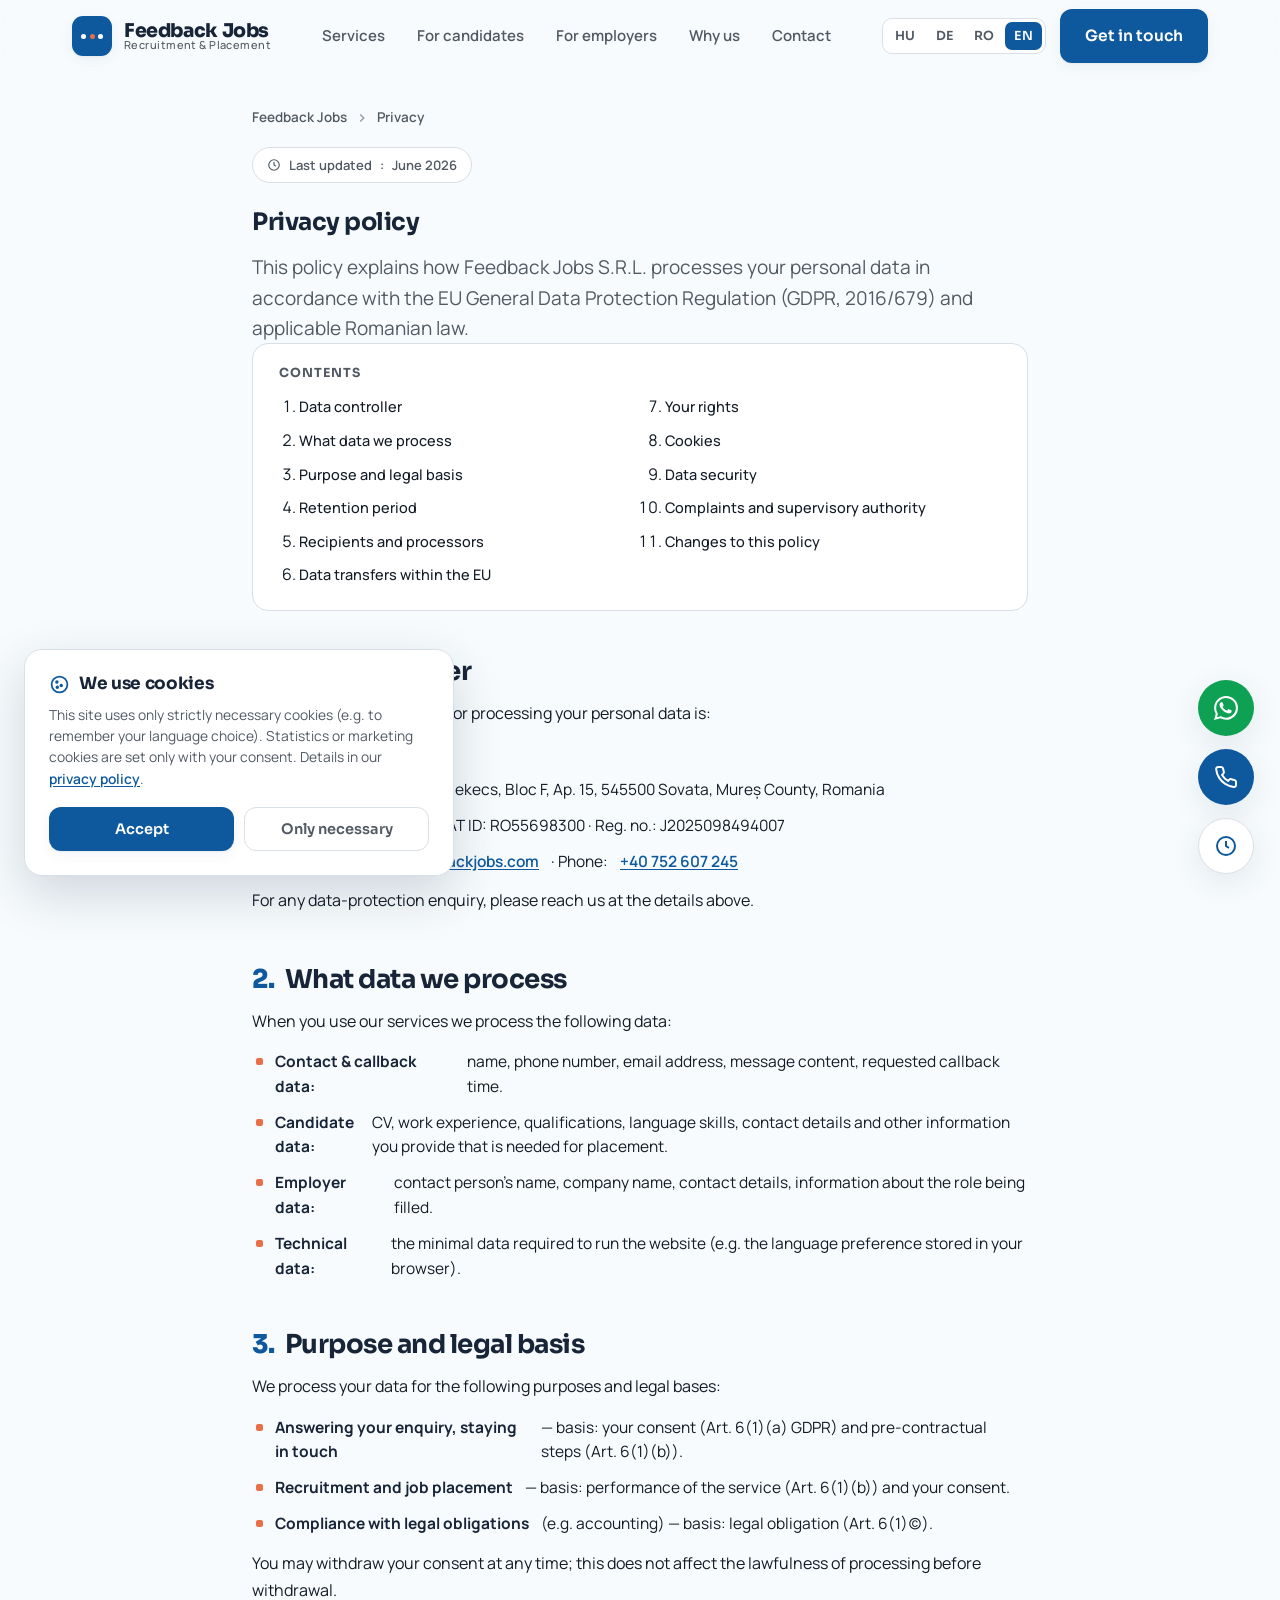
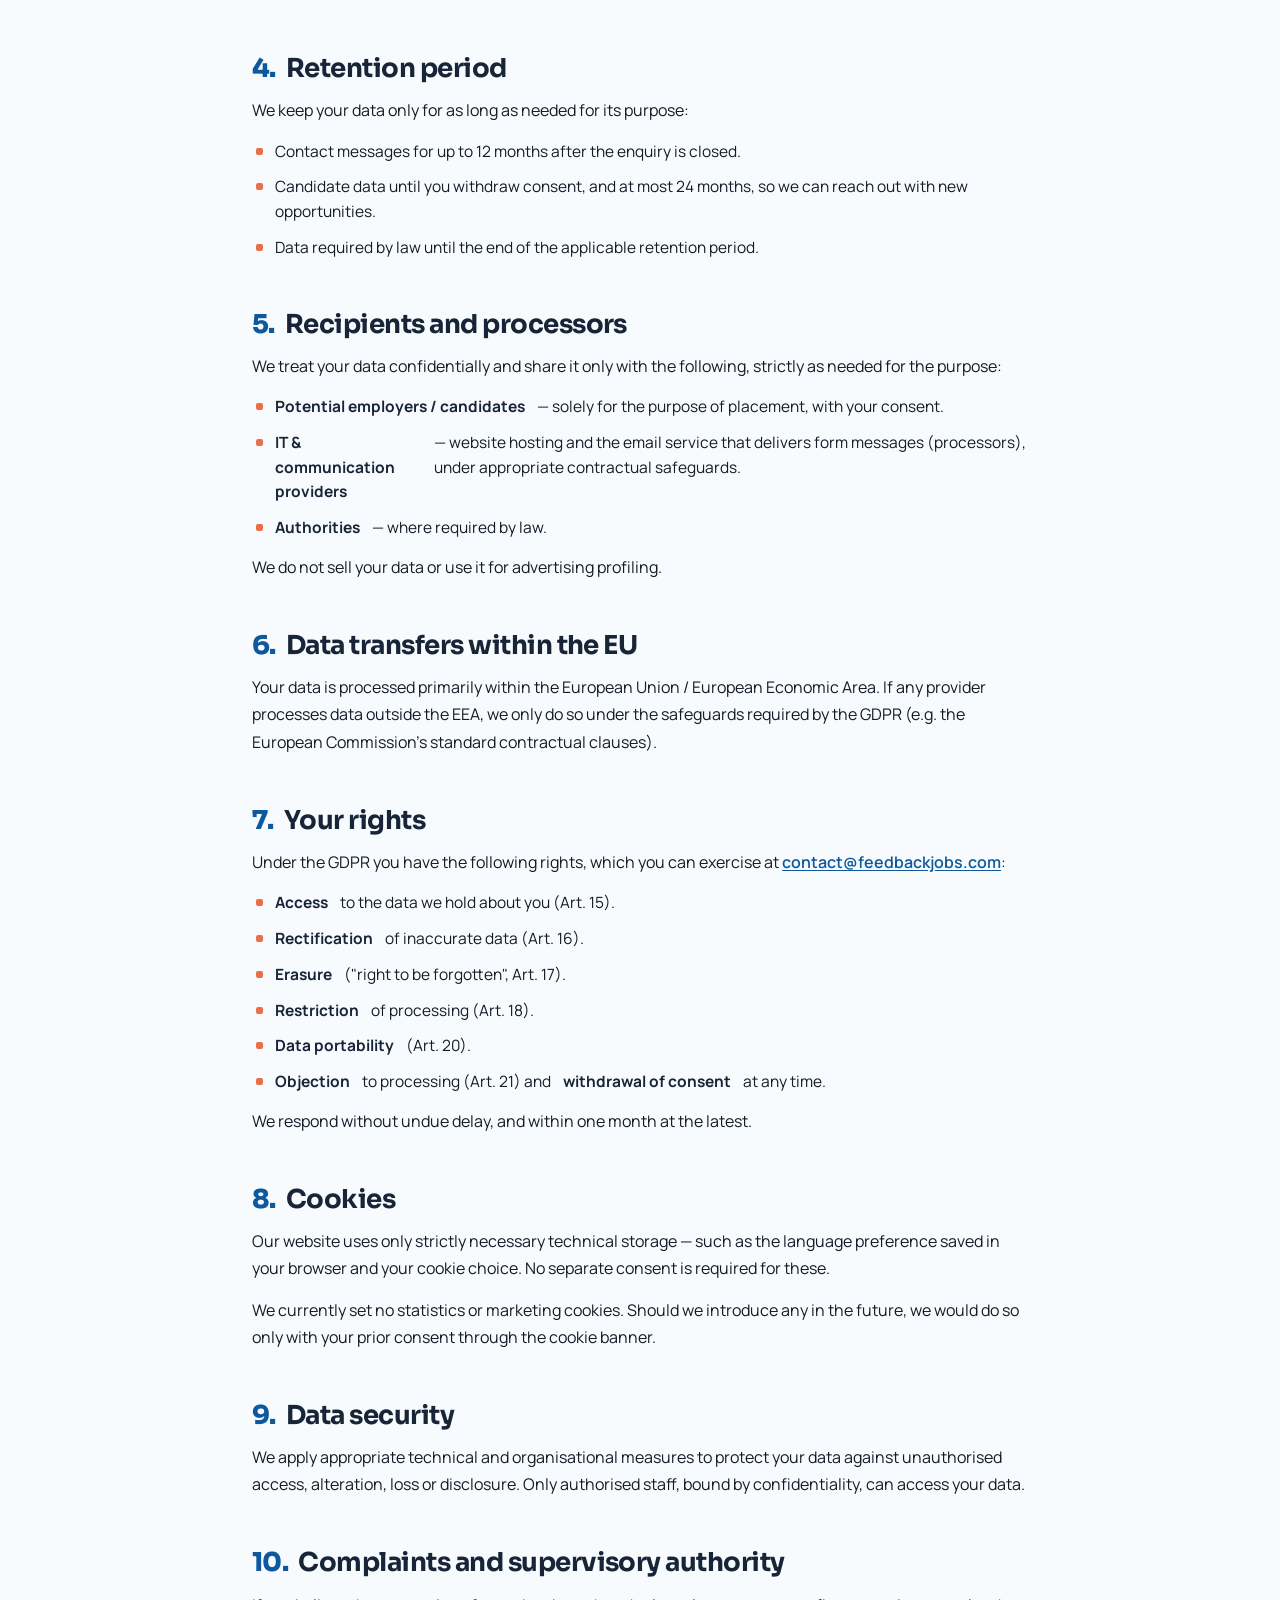
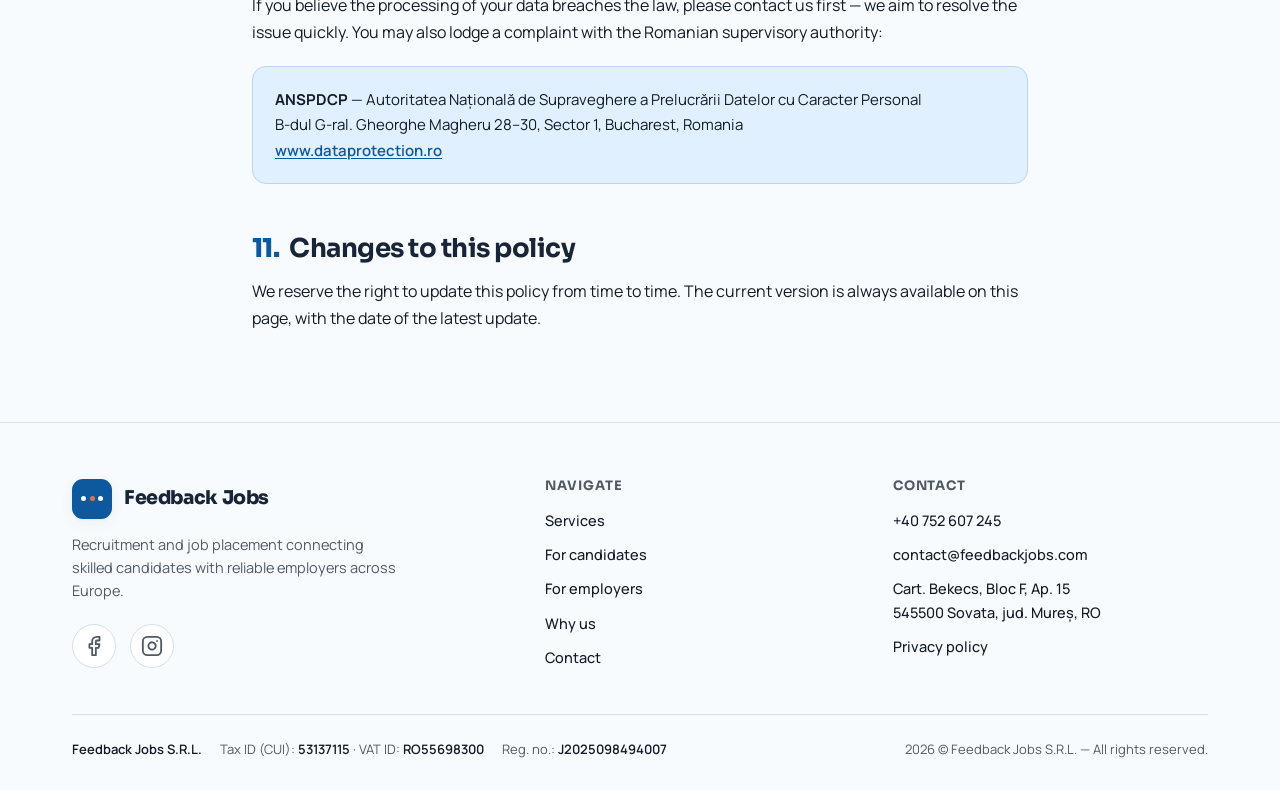
<file: adatvedelem.html>
<!DOCTYPE html>
<html lang="hu">
<head>
<meta charset="UTF-8">
<meta name="viewport" content="width=device-width, initial-scale=1.0">
<title>Adatvédelmi tájékoztató — Feedback Jobs</title>
<meta name="description" content="Feedback Jobs S.R.L. adatvédelmi tájékoztatója — hogyan kezeljük személyes adataidat a GDPR szerint.">
<meta name="robots" content="index, follow">
<link rel="canonical" href="https://feedbackjobs.com/adatvedelem.html">
<link rel="icon" type="image/svg+xml" href="data:image/svg+xml,%3Csvg xmlns='http://www.w3.org/2000/svg' viewBox='0 0 64 64'%3E%3Crect width='64' height='64' rx='17' fill='%232d5bc4'/%3E%3Ccircle cx='21' cy='32' r='5' fill='%23fff'/%3E%3Ccircle cx='32' cy='32' r='5' fill='%23e07c3f'/%3E%3Ccircle cx='43' cy='32' r='5' fill='%23fff'/%3E%3C/svg%3E">
<link rel="preconnect" href="https://fonts.googleapis.com">
<link rel="preconnect" href="https://fonts.gstatic.com" crossorigin>
<link href="https://fonts.googleapis.com/css2?family=Sora:wght@500;600;700;800&family=Manrope:wght@400;500;600;700&display=swap" rel="stylesheet">
<link rel="stylesheet" href="assets/styles.css?v=2">
</head>
<body>

<!-- ============ HEADER ============ -->
<header id="hdr" class="scrolled">
  <div class="wrap nav">
    <a href="index.html#top" class="brand" aria-label="Feedback Jobs">
      <span class="logo"><span><i></i><i></i><i></i></span></span>
      <span>Feedback Jobs<small data-i18n="brand_tag">Recruitment &amp; Placement</small></span>
    </a>
    <nav class="nav-links">
      <a href="index.html#services" data-i18n="nav_services">Services</a>
      <a href="allaskeresoknek.html" data-i18n="nav_candidates">For candidates</a>
      <a href="munkaltatoknak.html" data-i18n="nav_employers">For employers</a>
      <a href="index.html#why" data-i18n="nav_why">Why us</a>
      <a href="index.html#contact" data-i18n="nav_contact">Contact</a>
    </nav>
    <div class="nav-right">
      <div class="lang" id="lang" role="group" aria-label="Language">
        <button data-lang="hu">HU</button>
        <button data-lang="de">DE</button>
        <button data-lang="ro">RO</button>
        <button data-lang="en">EN</button>
      </div>
      <a href="index.html#contact" class="btn btn-primary" data-i18n="nav_cta">Get in touch</a>
      <button class="hamburger" id="burger" aria-label="Menu"><i></i><i></i><i></i></button>
    </div>
  </div>
</header>
<div class="mobile-menu" id="mobileMenu">
  <a href="index.html#services" data-i18n="nav_services">Services</a>
  <a href="allaskeresoknek.html" data-i18n="nav_candidates">For candidates</a>
  <a href="munkaltatoknak.html" data-i18n="nav_employers">For employers</a>
  <a href="index.html#why" data-i18n="nav_why">Why us</a>
  <a href="index.html#contact" data-i18n="nav_contact">Contact</a>
  <a href="index.html#contact" class="btn btn-primary" data-i18n="nav_cta">Get in touch</a>
</div>

<!-- ============ LEGAL DOC ============ -->
<section class="legal">
  <div class="wrap legal-wrap">
    <div class="breadcrumb">
      <a href="index.html#top" style="font-weight:600">Feedback Jobs</a>
      <svg viewBox="0 0 24 24" fill="none" stroke="currentColor" stroke-width="2.4"><path d="M9 6l6 6-6 6"/></svg>
      <span data-i18n="pp_crumb">Privacy</span>
    </div>
    <span class="updated">
      <svg viewBox="0 0 24 24" fill="none" stroke="currentColor" stroke-width="2" style="width:14px;height:14px"><circle cx="12" cy="12" r="9"/><path d="M12 7v5l3 2"/></svg>
      <span data-i18n="pp_updated">Last updated</span>: <span data-i18n="pp_date">June 2026</span>
    </span>
    <h1 data-i18n="pp_title">Privacy policy</h1>
    <p class="lead" style="font-size:clamp(16px,1.6vw,19px);color:var(--ink-soft);margin-top:16px;max-width:64ch" data-i18n="pp_lead">How we process your personal data.</p>

    <nav class="legal-toc" aria-label="Contents">
      <h4 data-i18n="toc_h">Contents</h4>
      <ol>
        <li><a href="#s1" data-i18n="pp_s1_h">Data controller</a></li>
        <li><a href="#s2" data-i18n="pp_s2_h">What data we process</a></li>
        <li><a href="#s3" data-i18n="pp_s3_h">Purpose and legal basis</a></li>
        <li><a href="#s4" data-i18n="pp_s4_h">Retention period</a></li>
        <li><a href="#s5" data-i18n="pp_s5_h">Recipients and processors</a></li>
        <li><a href="#s6" data-i18n="pp_s6_h">Data transfers within the EU</a></li>
        <li><a href="#s7" data-i18n="pp_s7_h">Your rights</a></li>
        <li><a href="#s8" data-i18n="pp_s8_h">Cookies</a></li>
        <li><a href="#s9" data-i18n="pp_s9_h">Data security</a></li>
        <li><a href="#s10" data-i18n="pp_s10_h">Complaints</a></li>
        <li><a href="#s11" data-i18n="pp_s11_h">Changes</a></li>
      </ol>
    </nav>

    <div class="legal-doc">
      <h2 id="s1"><span class="h2-num">1.</span><span data-i18n="pp_s1_h">Data controller</span></h2>
      <div data-i18n-html="pp_s1_b"></div>
      <h2 id="s2"><span class="h2-num">2.</span><span data-i18n="pp_s2_h">What data we process</span></h2>
      <div data-i18n-html="pp_s2_b"></div>
      <h2 id="s3"><span class="h2-num">3.</span><span data-i18n="pp_s3_h">Purpose and legal basis</span></h2>
      <div data-i18n-html="pp_s3_b"></div>
      <h2 id="s4"><span class="h2-num">4.</span><span data-i18n="pp_s4_h">Retention period</span></h2>
      <div data-i18n-html="pp_s4_b"></div>
      <h2 id="s5"><span class="h2-num">5.</span><span data-i18n="pp_s5_h">Recipients and processors</span></h2>
      <div data-i18n-html="pp_s5_b"></div>
      <h2 id="s6"><span class="h2-num">6.</span><span data-i18n="pp_s6_h">Data transfers within the EU</span></h2>
      <div data-i18n-html="pp_s6_b"></div>
      <h2 id="s7"><span class="h2-num">7.</span><span data-i18n="pp_s7_h">Your rights</span></h2>
      <div data-i18n-html="pp_s7_b"></div>
      <h2 id="s8"><span class="h2-num">8.</span><span data-i18n="pp_s8_h">Cookies</span></h2>
      <div data-i18n-html="pp_s8_b"></div>
      <h2 id="s9"><span class="h2-num">9.</span><span data-i18n="pp_s9_h">Data security</span></h2>
      <div data-i18n-html="pp_s9_b"></div>
      <h2 id="s10"><span class="h2-num">10.</span><span data-i18n="pp_s10_h">Complaints</span></h2>
      <div data-i18n-html="pp_s10_b"></div>
      <h2 id="s11"><span class="h2-num">11.</span><span data-i18n="pp_s11_h">Changes</span></h2>
      <div data-i18n-html="pp_s11_b"></div>
    </div>
  </div>
</section>

<!-- ============ FOOTER ============ -->
<footer>
  <div class="wrap">
    <div class="foot-top">
      <div class="foot-brand">
        <a href="index.html#top" class="brand">
          <span class="logo"><span><i></i><i></i><i></i></span></span>
          <span>Feedback Jobs</span>
        </a>
        <p data-i18n="foot_about">Recruitment and job placement connecting skilled candidates with reliable employers across Europe.</p>
        <div class="foot-social">
          <a href="https://www.facebook.com/people/Feedbackjobs/61590695252051/" target="_blank" rel="noopener noreferrer" aria-label="Facebook">
            <svg width="22" height="22" viewBox="0 0 24 24" fill="none" stroke="currentColor" stroke-width="2" stroke-linecap="round" stroke-linejoin="round"><path d="M18 2h-3a5 5 0 0 0-5 5v3H7v4h3v8h4v-8h3l1-4h-4V7a1 1 0 0 1 1-1h3z"></path></svg>
          </a>
          <a href="https://www.instagram.com/feedbackjobs" target="_blank" rel="noopener noreferrer" aria-label="Instagram">
            <svg width="22" height="22" viewBox="0 0 24 24" fill="none" stroke="currentColor" stroke-width="2" stroke-linecap="round" stroke-linejoin="round"><rect x="2" y="2" width="20" height="20" rx="5" ry="5"></rect><path d="M16 11.37A4 4 0 1 1 12.63 8 4 4 0 0 1 16 11.37z"></path><line x1="17.5" y1="6.5" x2="17.51" y2="6.5"></line></svg>
          </a>
        </div>
      </div>
      <div class="foot-col">
        <h4 data-i18n="foot_nav">Navigate</h4>
        <a href="index.html#services" data-i18n="nav_services">Services</a>
        <a href="allaskeresoknek.html" data-i18n="nav_candidates">For candidates</a>
        <a href="munkaltatoknak.html" data-i18n="nav_employers">For employers</a>
        <a href="index.html#why" data-i18n="nav_why">Why us</a>
        <a href="index.html#contact" data-i18n="nav_contact">Contact</a>
      </div>
      <div class="foot-col">
        <h4 data-i18n="foot_contact">Contact</h4>
        <a href="tel:+40752607245">+40 752 607 245</a>
        <a href="mailto:contact@feedbackjobs.com">contact@feedbackjobs.com</a>
        <p>Cart. Bekecs, Bloc F, Ap. 15<br>545500 Sovata, jud. Mureș, RO</p>
        <a href="adatvedelem.html" data-i18n="foot_privacy">Privacy policy</a>
      </div>
    </div>
    <div class="foot-legal">
      <div class="reg">
        <span><b>Feedback Jobs S.R.L.</b></span>
        <span data-i18n="foot_cui">Tax ID (CUI): <b>53137115</b> · VAT ID: <b>RO55698300</b></span>
        <span data-i18n="foot_reg">Reg. no.: <b>J2025098494007</b></span>
      </div>
      <div><span id="year">2026</span> © Feedback Jobs S.R.L. — <span data-i18n="foot_rights">All rights reserved.</span></div>
    </div>
  </div>
</footer>

<script src="assets/i18n.js"></script>
<script src="assets/i18n-legal.js"></script>
<script src="assets/app.js"></script>
<script>
  /* keep <title> in sync with the active language */
  document.addEventListener("fbj:lang", function(e){
    var d = (window.I18N||{})[e.detail.lang];
    if(d && d.pp_doctitle) document.title = d.pp_doctitle;
  });
</script>
</body>
</html>
</file>
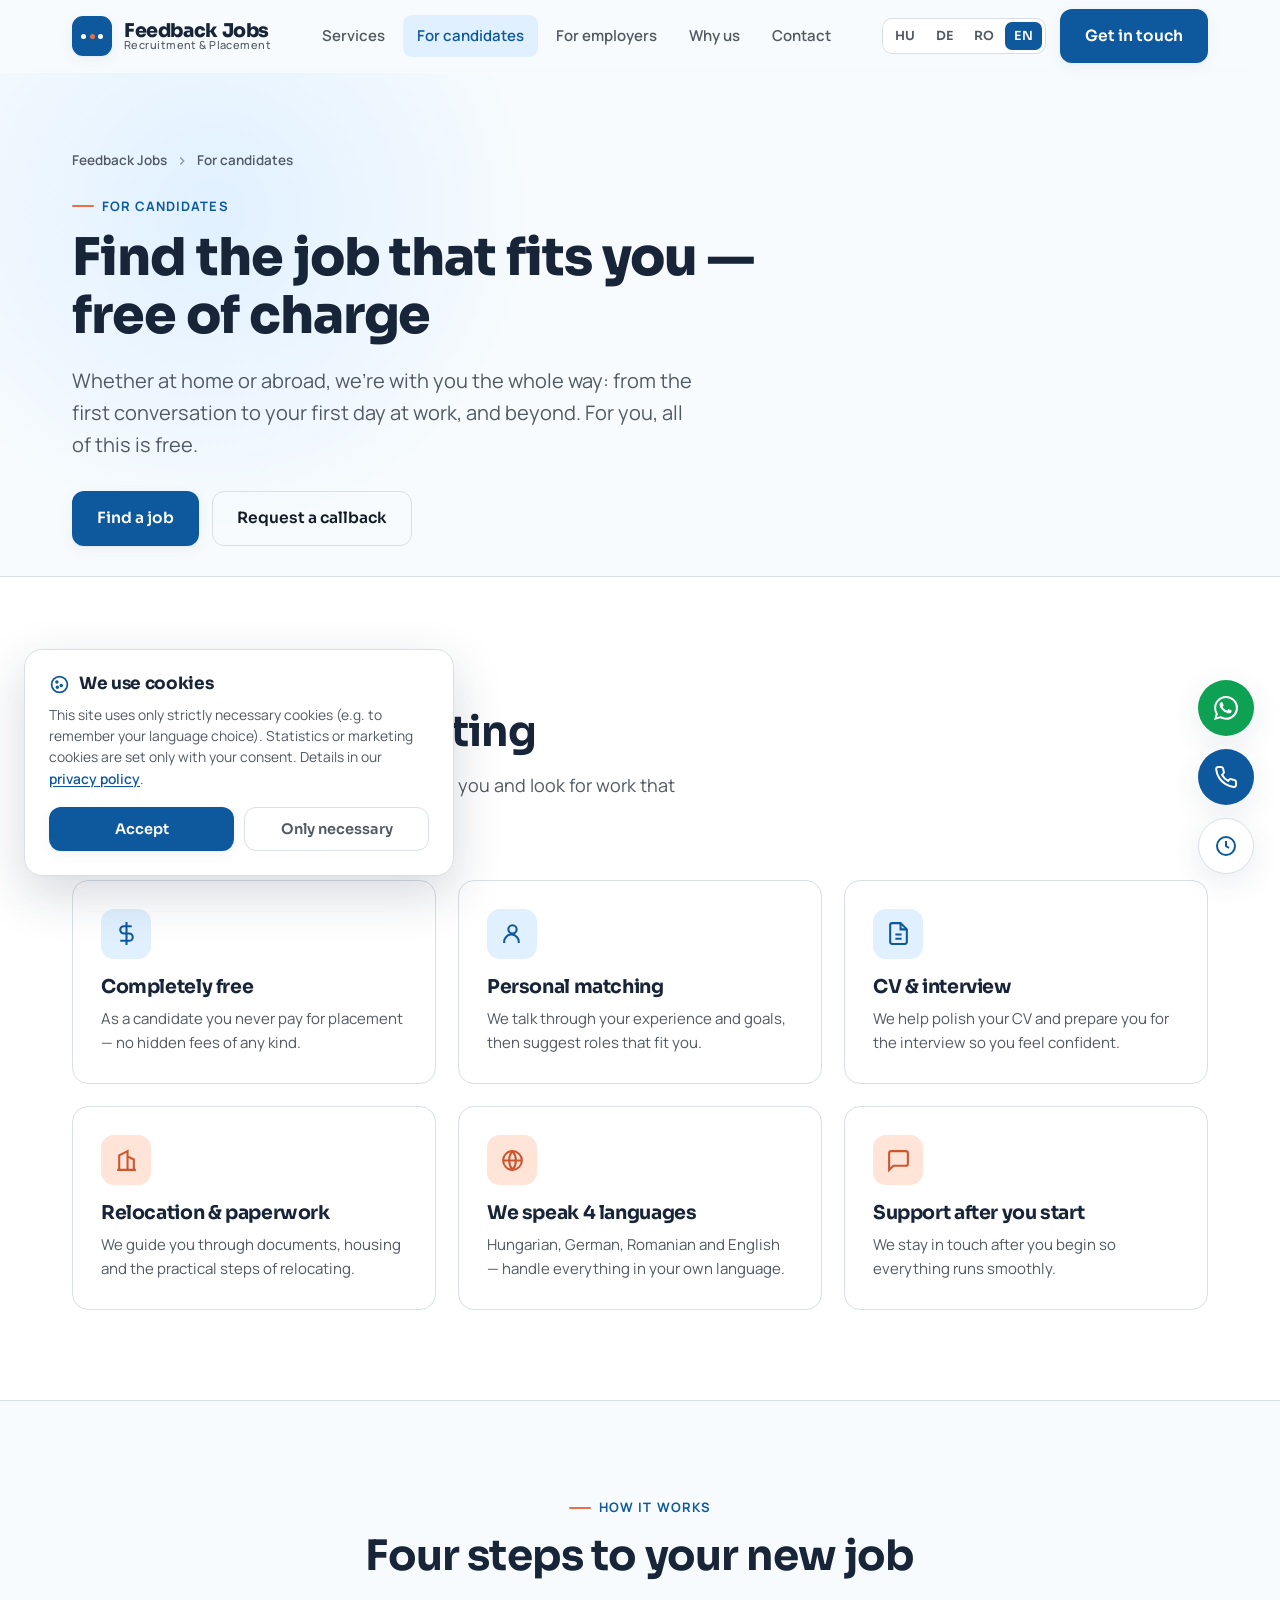
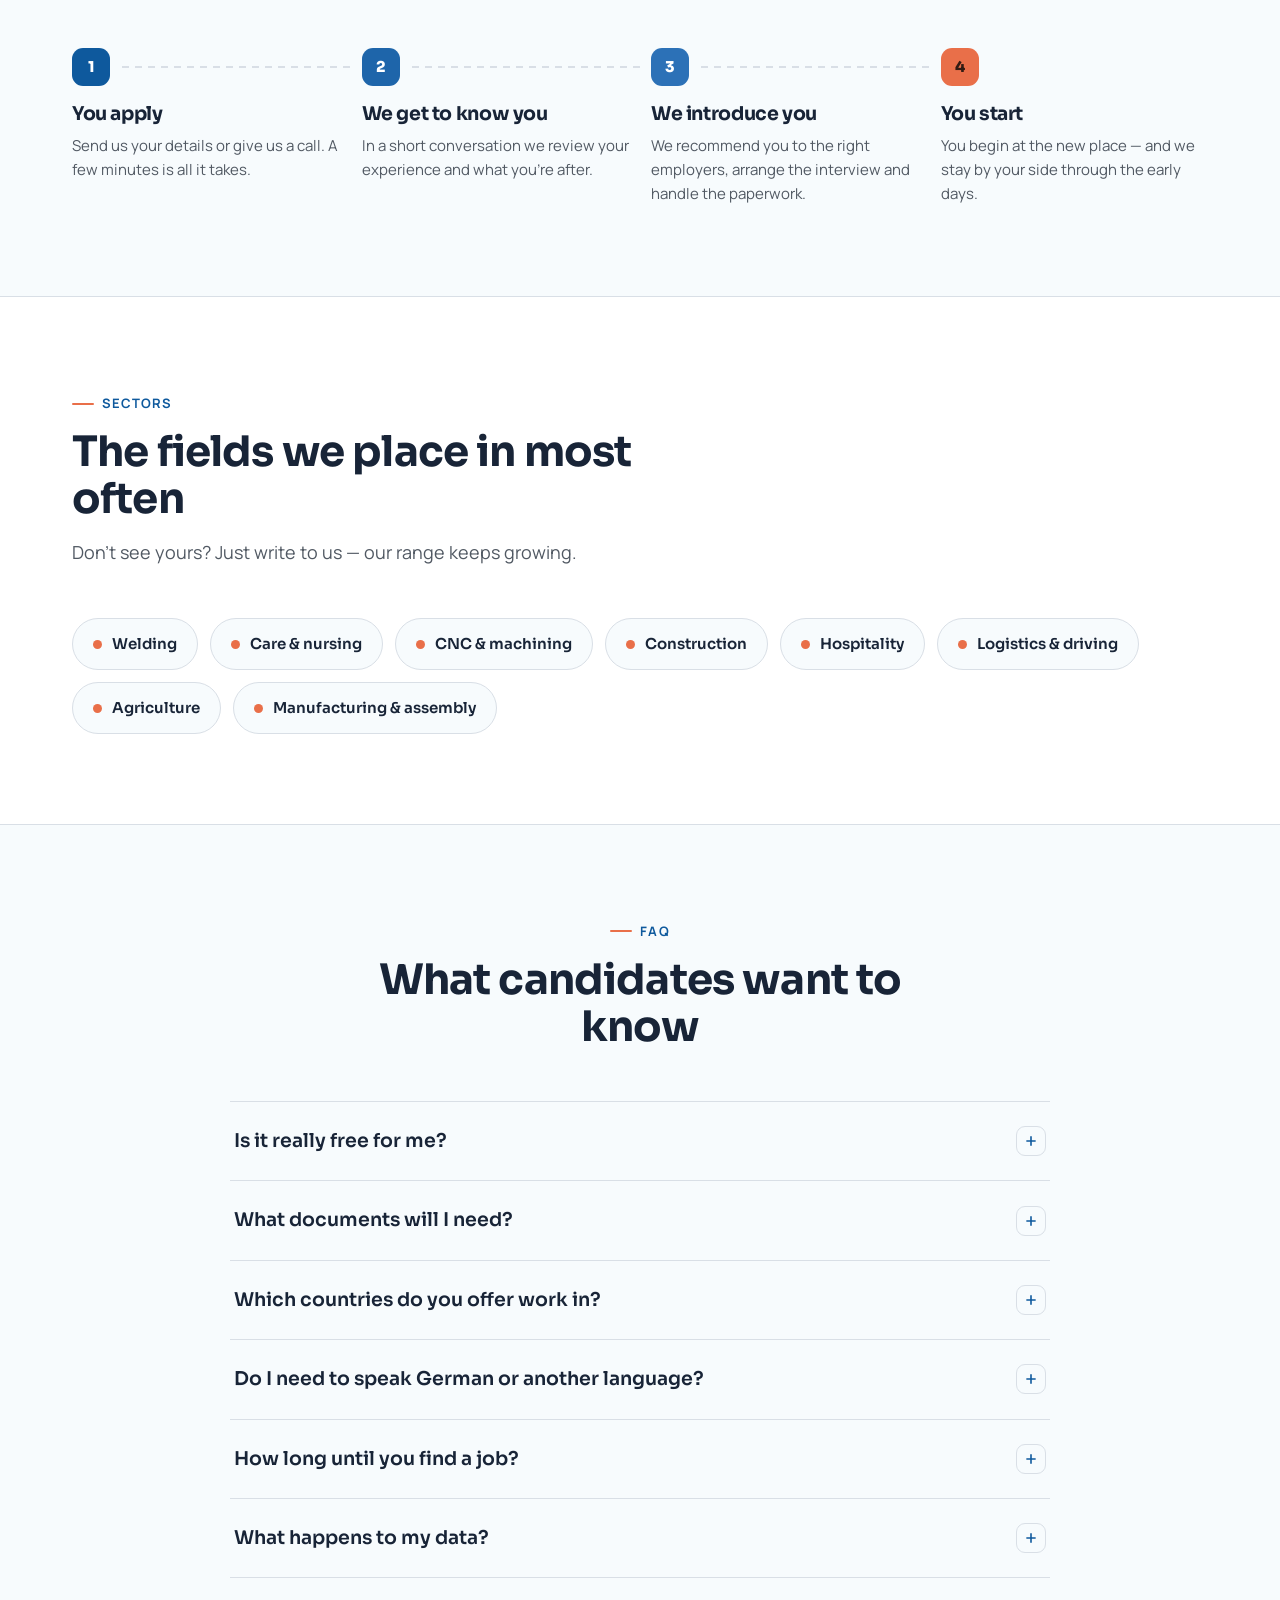
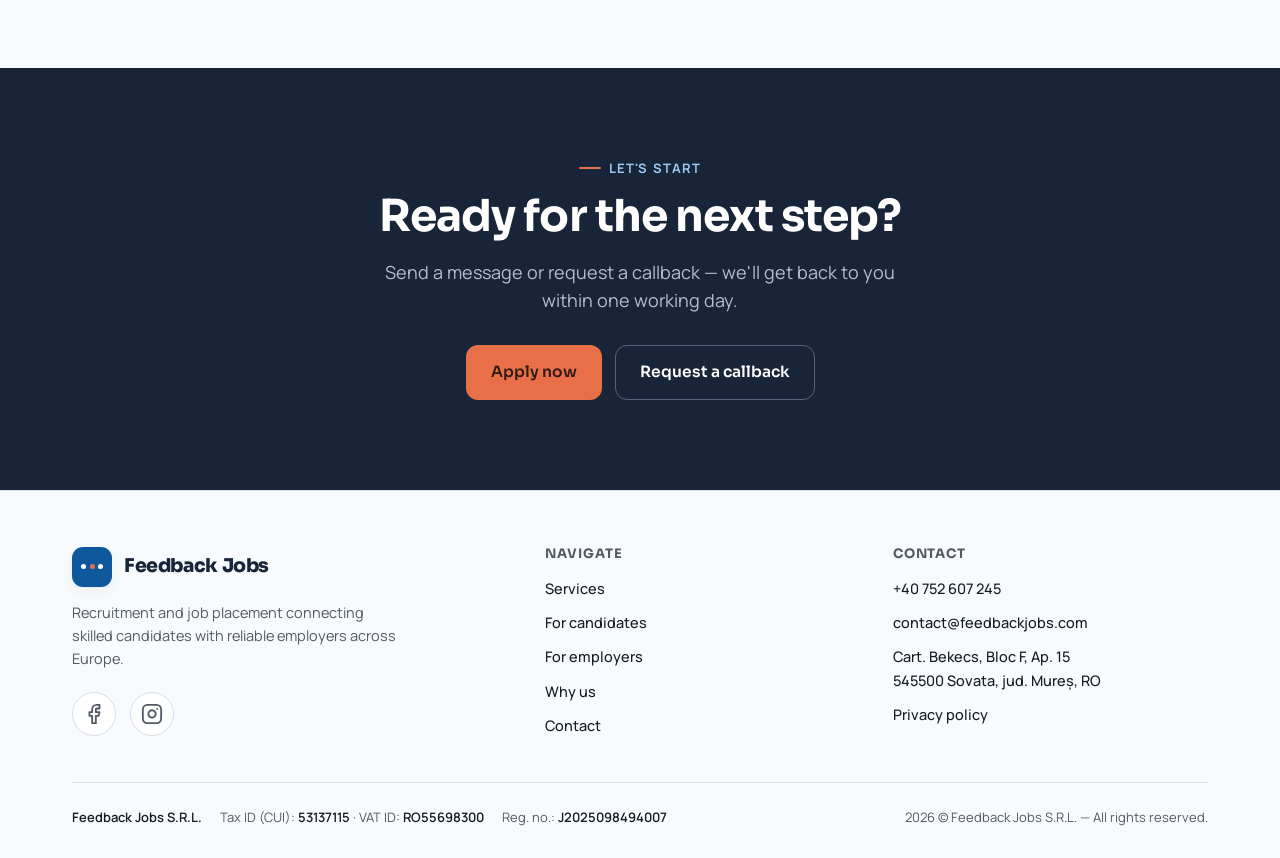
<file: allaskeresoknek.html>
<!DOCTYPE html>
<html lang="hu">
<head>
<meta charset="UTF-8">
<meta name="viewport" content="width=device-width, initial-scale=1.0">
<title>Álláskeresőknek — Feedback Jobs</title>
<meta name="description" content="Találd meg a hozzád illő munkát díjmentesen. Személyes ügyintézés, önéletrajz- és interjúfelkészítés, kiköltözési segítség — négy nyelven.">
<meta name="robots" content="index, follow">
<link rel="canonical" href="https://feedbackjobs.com/allaskeresoknek.html">
<meta property="og:type" content="website">
<meta property="og:site_name" content="Feedback Jobs">
<meta property="og:title" content="Álláskeresőknek — Feedback Jobs">
<meta property="og:description" content="Találd meg a hozzád illő munkát díjmentesen — személyes ügyintézéssel, négy nyelven.">
<meta property="og:url" content="https://feedbackjobs.com/allaskeresoknek.html">
<meta property="og:image" content="https://feedbackjobs.com/assets/og-image.png">
<link rel="icon" type="image/svg+xml" href="data:image/svg+xml,%3Csvg xmlns='http://www.w3.org/2000/svg' viewBox='0 0 64 64'%3E%3Crect width='64' height='64' rx='17' fill='%232d5bc4'/%3E%3Ccircle cx='21' cy='32' r='5' fill='%23fff'/%3E%3Ccircle cx='32' cy='32' r='5' fill='%23e07c3f'/%3E%3Ccircle cx='43' cy='32' r='5' fill='%23fff'/%3E%3C/svg%3E">
<link rel="preconnect" href="https://fonts.googleapis.com">
<link rel="preconnect" href="https://fonts.gstatic.com" crossorigin>
<link href="https://fonts.googleapis.com/css2?family=Sora:wght@500;600;700;800&family=Manrope:wght@400;500;600;700&display=swap" rel="stylesheet">
<link rel="stylesheet" href="assets/styles.css?v=2">
</head>
<body>

<!-- ============ HEADER ============ -->
<header id="hdr">
  <div class="wrap nav">
    <a href="index.html#top" class="brand" aria-label="Feedback Jobs">
      <span class="logo"><span><i></i><i></i><i></i></span></span>
      <span>Feedback Jobs<small data-i18n="brand_tag">Recruitment &amp; Placement</small></span>
    </a>
    <nav class="nav-links">
      <a href="index.html#services" data-i18n="nav_services">Services</a>
      <a href="allaskeresoknek.html" class="active" data-i18n="nav_candidates">For candidates</a>
      <a href="munkaltatoknak.html" data-i18n="nav_employers">For employers</a>
      <a href="index.html#why" data-i18n="nav_why">Why us</a>
      <a href="index.html#contact" data-i18n="nav_contact">Contact</a>
    </nav>
    <div class="nav-right">
      <div class="lang" id="lang" role="group" aria-label="Language">
        <button data-lang="hu">HU</button>
        <button data-lang="de">DE</button>
        <button data-lang="ro">RO</button>
        <button data-lang="en">EN</button>
      </div>
      <a href="index.html#contact" class="btn btn-primary" data-i18n="nav_cta">Get in touch</a>
      <button class="hamburger" id="burger" aria-label="Menu"><i></i><i></i><i></i></button>
    </div>
  </div>
</header>
<div class="mobile-menu" id="mobileMenu">
  <a href="index.html#services" data-i18n="nav_services">Services</a>
  <a href="allaskeresoknek.html" data-i18n="nav_candidates">For candidates</a>
  <a href="munkaltatoknak.html" data-i18n="nav_employers">For employers</a>
  <a href="index.html#why" data-i18n="nav_why">Why us</a>
  <a href="index.html#contact" data-i18n="nav_contact">Contact</a>
  <a href="index.html#contact" class="btn btn-primary" data-i18n="nav_cta">Get in touch</a>
</div>

<!-- ============ PAGE HERO ============ -->
<section class="page-hero">
  <div class="wrap reveal">
    <div class="breadcrumb">
      <a href="index.html#top" style="font-weight:600">Feedback Jobs</a>
      <svg viewBox="0 0 24 24" fill="none" stroke="currentColor" stroke-width="2.4"><path d="M9 6l6 6-6 6"/></svg>
      <span data-i18n="cp_crumb">For candidates</span>
    </div>
    <span class="eyebrow" data-i18n="cp_eyebrow">For candidates</span>
    <h1 data-i18n="cp_h1">Find the job that fits you — free of charge</h1>
    <p class="lead" data-i18n="cp_lead">We're with you the whole way, from the first conversation to your first day at work.</p>
    <div class="hero-cta">
      <a href="index.html#contact" class="btn btn-primary" data-i18n="cp_cta1">Find a job
        <svg viewBox="0 0 24 24" fill="none" stroke="currentColor" stroke-width="2.2"><path d="M5 12h14M13 6l6 6-6 6"/></svg>
      </a>
      <a href="#" class="btn btn-ghost" data-cb-open data-i18n="cb_open">Request a callback</a>
    </div>
  </div>
</section>

<!-- ============ BENEFITS ============ -->
<section class="services">
  <div class="wrap">
    <div class="sec-head reveal">
      <span class="eyebrow" data-i18n="cp_ben_eyebrow">What you get</span>
      <h2 data-i18n="cp_ben_h2">More than a job listing</h2>
      <p data-i18n="cp_ben_sub">We get to know you and look for work that genuinely fits.</p>
    </div>
    <div class="benefit-grid">
      <div class="benefit reveal">
        <div class="benefit-ico"><svg viewBox="0 0 24 24" fill="none" stroke="currentColor" stroke-width="2"><path d="M12 1v22M17 5H9.5a3.5 3.5 0 0 0 0 7h5a3.5 3.5 0 0 1 0 7H6"/></svg></div>
        <h3 data-i18n="cp_b1_h">Completely free</h3><p data-i18n="cp_b1_p">You never pay for placement.</p>
      </div>
      <div class="benefit reveal">
        <div class="benefit-ico"><svg viewBox="0 0 24 24" fill="none" stroke="currentColor" stroke-width="2"><circle cx="12" cy="8" r="4"/><path d="M4 21v-1a7 7 0 0 1 14 0v1"/></svg></div>
        <h3 data-i18n="cp_b2_h">Personal matching</h3><p data-i18n="cp_b2_p">Roles that fit your skills and goals.</p>
      </div>
      <div class="benefit reveal">
        <div class="benefit-ico"><svg viewBox="0 0 24 24" fill="none" stroke="currentColor" stroke-width="2"><path d="M14 2H6a2 2 0 0 0-2 2v16a2 2 0 0 0 2 2h12a2 2 0 0 0 2-2V8z"/><path d="M14 2v6h6M9 13h6M9 17h6"/></svg></div>
        <h3 data-i18n="cp_b3_h">CV &amp; interview</h3><p data-i18n="cp_b3_p">We help you feel confident.</p>
      </div>
      <div class="benefit reveal alt">
        <div class="benefit-ico"><svg viewBox="0 0 24 24" fill="none" stroke="currentColor" stroke-width="2"><path d="M3 21h18M5 21V7l8-4v18M19 21V11l-6-3"/></svg></div>
        <h3 data-i18n="cp_b4_h">Relocation &amp; paperwork</h3><p data-i18n="cp_b4_p">Guidance through the practical steps.</p>
      </div>
      <div class="benefit reveal alt">
        <div class="benefit-ico"><svg viewBox="0 0 24 24" fill="none" stroke="currentColor" stroke-width="2"><circle cx="12" cy="12" r="9"/><path d="M3 12h18M12 3a14 14 0 0 1 0 18M12 3a14 14 0 0 0 0 18"/></svg></div>
        <h3 data-i18n="cp_b5_h">We speak 4 languages</h3><p data-i18n="cp_b5_p">Everything in your own language.</p>
      </div>
      <div class="benefit reveal alt">
        <div class="benefit-ico"><svg viewBox="0 0 24 24" fill="none" stroke="currentColor" stroke-width="2"><path d="M21 15a2 2 0 0 1-2 2H7l-4 4V5a2 2 0 0 1 2-2h14a2 2 0 0 1 2 2z"/></svg></div>
        <h3 data-i18n="cp_b6_h">Support after you start</h3><p data-i18n="cp_b6_p">We stay in touch so it runs smoothly.</p>
      </div>
    </div>
  </div>
</section>

<!-- ============ PROCESS ============ -->
<section>
  <div class="wrap">
    <div class="sec-head center reveal">
      <span class="eyebrow" data-i18n="cp_proc_eyebrow">How it works</span>
      <h2 data-i18n="cp_proc_h2">Four steps to your new job</h2>
    </div>
    <div class="steps">
      <div class="step reveal"><div class="step-num">1</div><h3 data-i18n="cp_st1_h">You apply</h3><p data-i18n="cp_st1_p">Send your details or call us.</p></div>
      <div class="step reveal"><div class="step-num">2</div><h3 data-i18n="cp_st2_h">We get to know you</h3><p data-i18n="cp_st2_p">A short conversation about your goals.</p></div>
      <div class="step reveal"><div class="step-num">3</div><h3 data-i18n="cp_st3_h">We introduce you</h3><p data-i18n="cp_st3_p">To the right employers, with interviews arranged.</p></div>
      <div class="step reveal"><div class="step-num">4</div><h3 data-i18n="cp_st4_h">You start</h3><p data-i18n="cp_st4_p">And we stay by your side early on.</p></div>
    </div>
  </div>
</section>

<!-- ============ SECTORS ============ -->
<section class="sectors">
  <div class="wrap">
    <div class="sec-head reveal">
      <span class="eyebrow" data-i18n="cp_sec_eyebrow">Sectors</span>
      <h2 data-i18n="cp_sec_h2">The fields we place in most often</h2>
      <p data-i18n="cp_sec_sub">Don't see yours? Just write to us.</p>
    </div>
    <div class="chips reveal">
      <span class="chip"><span class="dot"></span><span data-i18n="cp_ch1">Welding</span></span>
      <span class="chip"><span class="dot"></span><span data-i18n="cp_ch2">Care &amp; nursing</span></span>
      <span class="chip"><span class="dot"></span><span data-i18n="cp_ch3">CNC &amp; machining</span></span>
      <span class="chip"><span class="dot"></span><span data-i18n="cp_ch4">Construction</span></span>
      <span class="chip"><span class="dot"></span><span data-i18n="cp_ch5">Hospitality</span></span>
      <span class="chip"><span class="dot"></span><span data-i18n="cp_ch6">Logistics &amp; driving</span></span>
      <span class="chip"><span class="dot"></span><span data-i18n="cp_ch7">Agriculture</span></span>
      <span class="chip"><span class="dot"></span><span data-i18n="cp_ch8">Manufacturing &amp; assembly</span></span>
    </div>
  </div>
</section>

<!-- ============ FAQ ============ -->
<section>
  <div class="wrap">
    <div class="sec-head center reveal">
      <span class="eyebrow" data-i18n="cp_faq_eyebrow">FAQ</span>
      <h2 data-i18n="cp_faq_h2">What candidates want to know</h2>
    </div>
    <div class="faq-list reveal">
      <details class="faq"><summary><span data-i18n="cp_q1">Is it really free?</span><span class="q-ico"><svg viewBox="0 0 24 24" fill="none" stroke="currentColor" stroke-width="2.4"><path d="M12 5v14M5 12h14"/></svg></span></summary><div class="faq-body" data-i18n="cp_a1"></div></details>
      <details class="faq"><summary><span data-i18n="cp_q2">What documents?</span><span class="q-ico"><svg viewBox="0 0 24 24" fill="none" stroke="currentColor" stroke-width="2.4"><path d="M12 5v14M5 12h14"/></svg></span></summary><div class="faq-body" data-i18n="cp_a2"></div></details>
      <details class="faq"><summary><span data-i18n="cp_q3">Which countries?</span><span class="q-ico"><svg viewBox="0 0 24 24" fill="none" stroke="currentColor" stroke-width="2.4"><path d="M12 5v14M5 12h14"/></svg></span></summary><div class="faq-body" data-i18n="cp_a3"></div></details>
      <details class="faq"><summary><span data-i18n="cp_q4">Do I need German?</span><span class="q-ico"><svg viewBox="0 0 24 24" fill="none" stroke="currentColor" stroke-width="2.4"><path d="M12 5v14M5 12h14"/></svg></span></summary><div class="faq-body" data-i18n="cp_a4"></div></details>
      <details class="faq"><summary><span data-i18n="cp_q5">How long does it take?</span><span class="q-ico"><svg viewBox="0 0 24 24" fill="none" stroke="currentColor" stroke-width="2.4"><path d="M12 5v14M5 12h14"/></svg></span></summary><div class="faq-body" data-i18n="cp_a5"></div></details>
      <details class="faq"><summary><span data-i18n="cp_q6">What about my data?</span><span class="q-ico"><svg viewBox="0 0 24 24" fill="none" stroke="currentColor" stroke-width="2.4"><path d="M12 5v14M5 12h14"/></svg></span></summary><div class="faq-body" data-i18n="cp_a6"></div></details>
    </div>
  </div>
</section>

<!-- ============ CTA BAND ============ -->
<section class="cta-band">
  <div class="wrap reveal">
    <span class="eyebrow" data-i18n="cp_cta_eyebrow">Let's start</span>
    <h2 data-i18n="cp_cta_h2">Ready for the next step?</h2>
    <p data-i18n="cp_cta_p">Send a message or request a callback.</p>
    <div class="hero-cta">
      <a href="index.html#contact" class="btn btn-accent" data-i18n="cp_cta_btn">Apply now</a>
      <a href="#" class="btn btn-ghost" data-cb-open style="color:#fff;border-color:oklch(0.5 0.04 258)" data-i18n="cb_open">Request a callback</a>
    </div>
  </div>
</section>

<!-- ============ FOOTER ============ -->
<footer>
  <div class="wrap">
    <div class="foot-top">
      <div class="foot-brand">
        <a href="index.html#top" class="brand">
          <span class="logo"><span><i></i><i></i><i></i></span></span>
          <span>Feedback Jobs</span>
        </a>
        <p data-i18n="foot_about">Recruitment and job placement connecting skilled candidates with reliable employers across Europe.</p>
        <div class="foot-social">
          <a href="https://www.facebook.com/people/Feedbackjobs/61590695252051/" target="_blank" rel="noopener noreferrer" aria-label="Facebook">
            <svg width="22" height="22" viewBox="0 0 24 24" fill="none" stroke="currentColor" stroke-width="2" stroke-linecap="round" stroke-linejoin="round"><path d="M18 2h-3a5 5 0 0 0-5 5v3H7v4h3v8h4v-8h3l1-4h-4V7a1 1 0 0 1 1-1h3z"></path></svg>
          </a>
          <a href="https://www.instagram.com/feedbackjobs" target="_blank" rel="noopener noreferrer" aria-label="Instagram">
            <svg width="22" height="22" viewBox="0 0 24 24" fill="none" stroke="currentColor" stroke-width="2" stroke-linecap="round" stroke-linejoin="round"><rect x="2" y="2" width="20" height="20" rx="5" ry="5"></rect><path d="M16 11.37A4 4 0 1 1 12.63 8 4 4 0 0 1 16 11.37z"></path><line x1="17.5" y1="6.5" x2="17.51" y2="6.5"></line></svg>
          </a>
        </div>
      </div>
      <div class="foot-col">
        <h4 data-i18n="foot_nav">Navigate</h4>
        <a href="index.html#services" data-i18n="nav_services">Services</a>
        <a href="allaskeresoknek.html" data-i18n="nav_candidates">For candidates</a>
        <a href="munkaltatoknak.html" data-i18n="nav_employers">For employers</a>
        <a href="index.html#why" data-i18n="nav_why">Why us</a>
        <a href="index.html#contact" data-i18n="nav_contact">Contact</a>
      </div>
      <div class="foot-col">
        <h4 data-i18n="foot_contact">Contact</h4>
        <a href="tel:+40752607245">+40 752 607 245</a>
        <a href="mailto:contact@feedbackjobs.com">contact@feedbackjobs.com</a>
        <p>Cart. Bekecs, Bloc F, Ap. 15<br>545500 Sovata, jud. Mureș, RO</p>
        <a href="adatvedelem.html" data-i18n="foot_privacy">Privacy policy</a>
      </div>
    </div>
    <div class="foot-legal">
      <div class="reg">
        <span><b>Feedback Jobs S.R.L.</b></span>
        <span data-i18n="foot_cui">Tax ID (CUI): <b>53137115</b> · VAT ID: <b>RO55698300</b></span>
        <span data-i18n="foot_reg">Reg. no.: <b>J2025098494007</b></span>
      </div>
      <div><span id="year">2026</span> © Feedback Jobs S.R.L. — <span data-i18n="foot_rights">All rights reserved.</span></div>
    </div>
  </div>
</footer>

<script src="assets/i18n.js"></script>
<script src="assets/i18n-pages.js"></script>
<script src="assets/app.js"></script>
<script>
  document.addEventListener("fbj:lang", function(e){
    var d = (window.I18N||{})[e.detail.lang];
    if(d && d.cp_doctitle) document.title = d.cp_doctitle;
  });
</script>
</body>
</html>
</file>
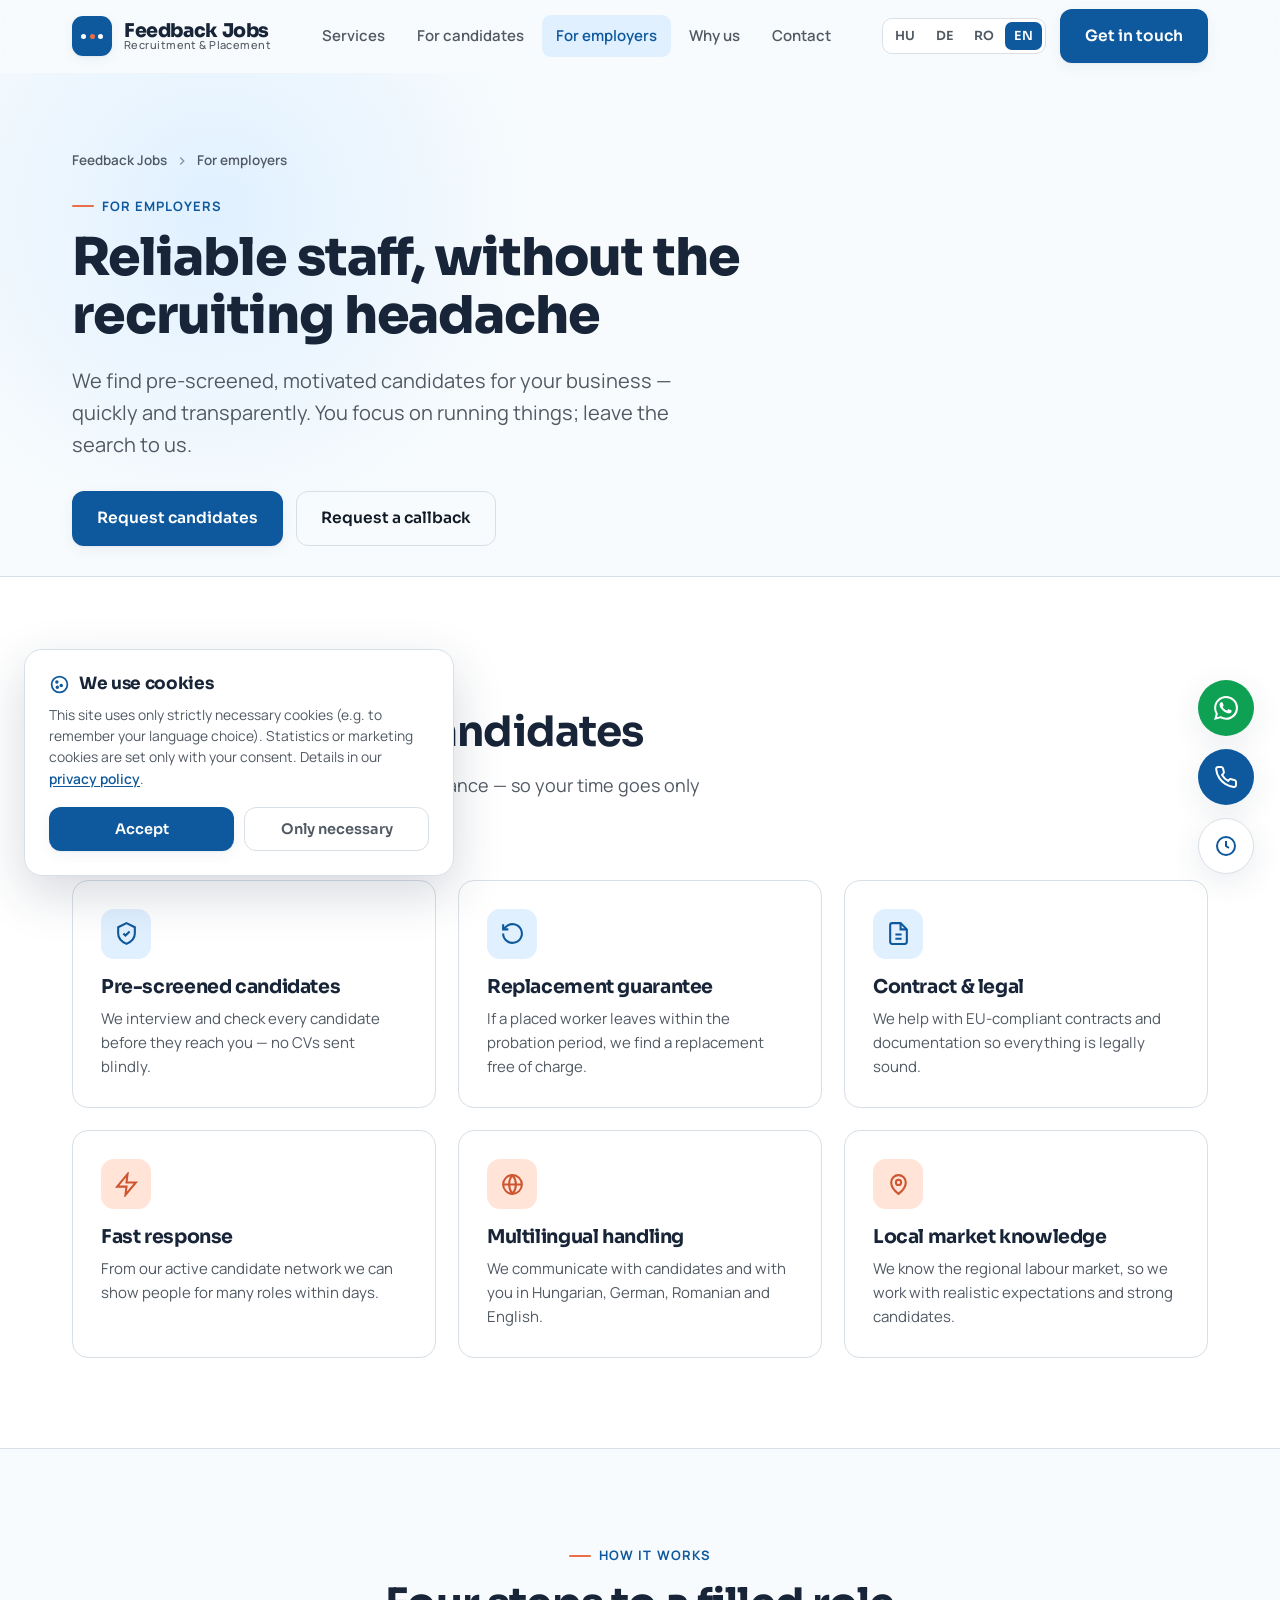
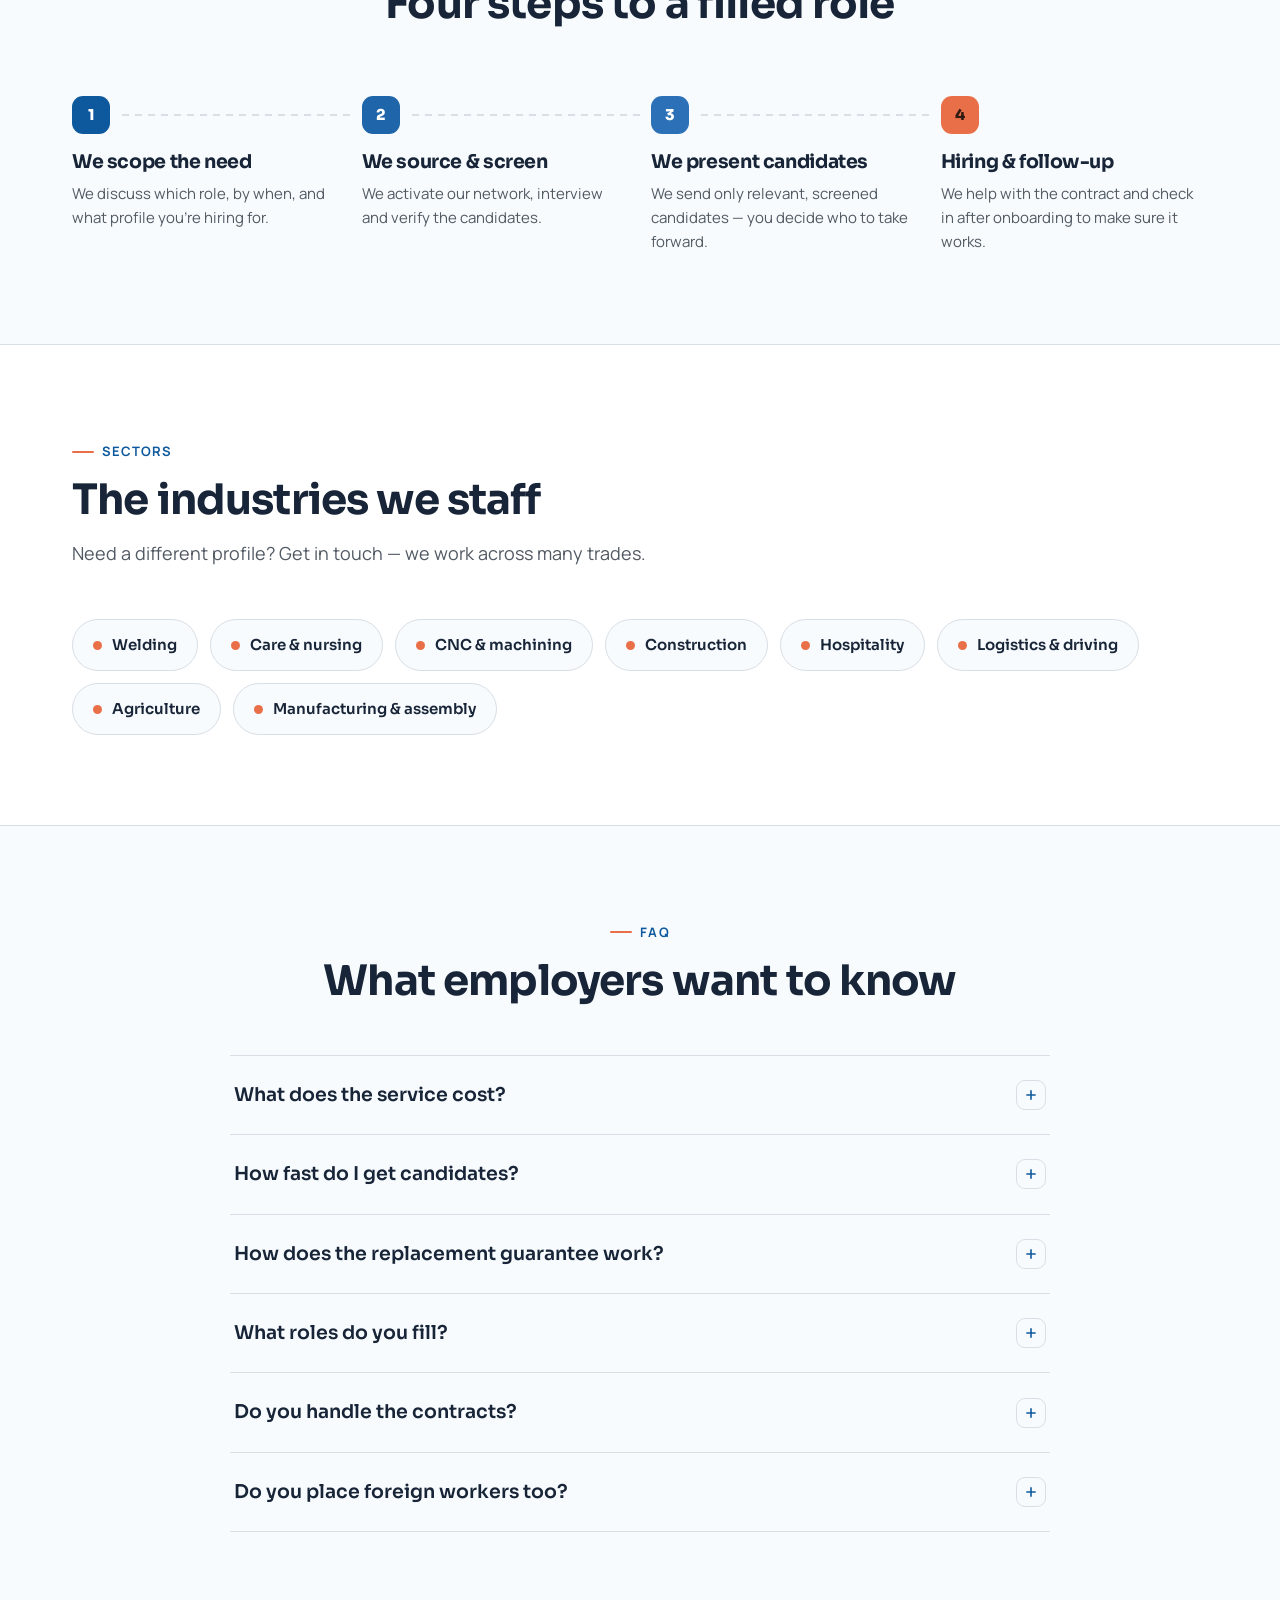
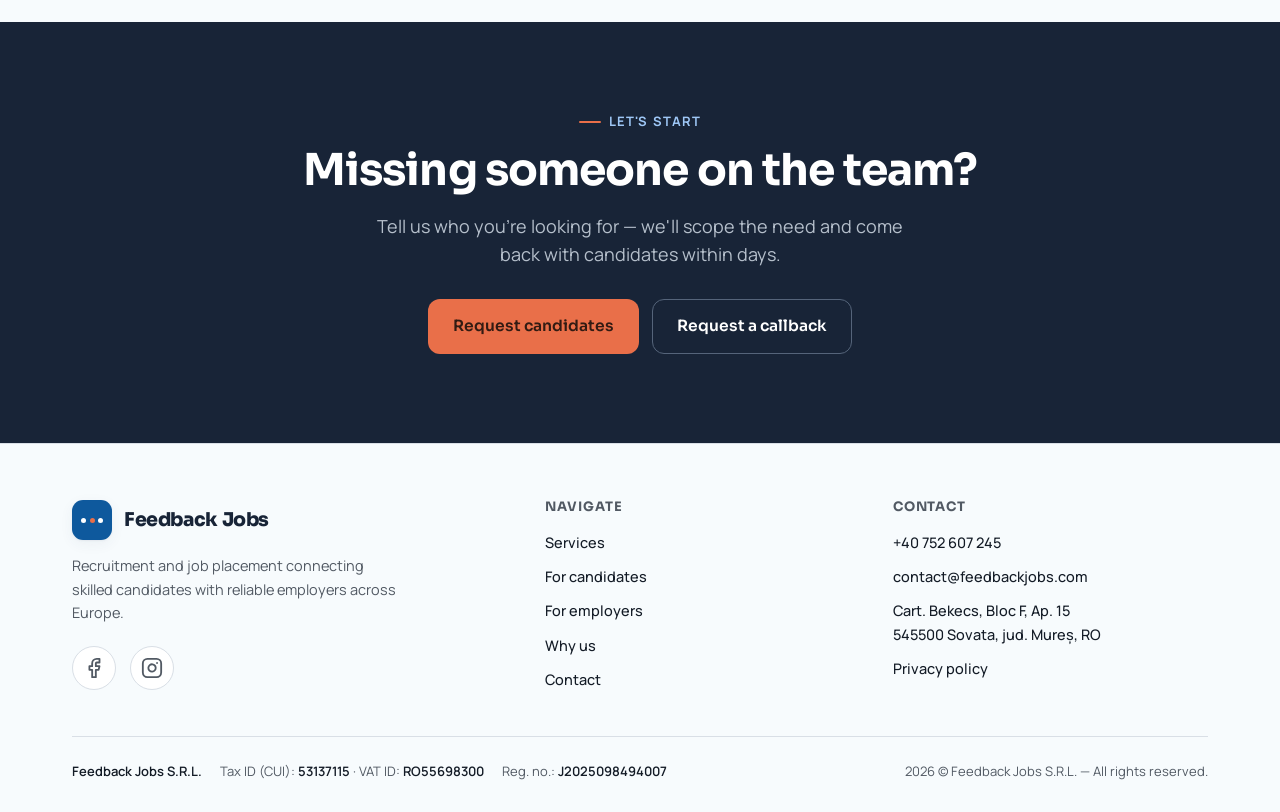
<file: munkaltatoknak.html>
<!DOCTYPE html>
<html lang="hu">
<head>
<meta charset="UTF-8">
<meta name="viewport" content="width=device-width, initial-scale=1.0">
<title>Munkáltatóknak — Feedback Jobs</title>
<meta name="description" content="Megbízható, előszűrt munkaerő a cégednek — gyorsan, pótlási garanciával, EU-konform szerződésekkel. A toborzás fejfájása nélkül.">
<meta name="robots" content="index, follow">
<link rel="canonical" href="https://feedbackjobs.com/munkaltatoknak.html">
<meta property="og:type" content="website">
<meta property="og:site_name" content="Feedback Jobs">
<meta property="og:title" content="Munkáltatóknak — Feedback Jobs">
<meta property="og:description" content="Megbízható, előszűrt munkaerő a cégednek — gyorsan, pótlási garanciával.">
<meta property="og:url" content="https://feedbackjobs.com/munkaltatoknak.html">
<meta property="og:image" content="https://feedbackjobs.com/assets/og-image.png">
<link rel="icon" type="image/svg+xml" href="data:image/svg+xml,%3Csvg xmlns='http://www.w3.org/2000/svg' viewBox='0 0 64 64'%3E%3Crect width='64' height='64' rx='17' fill='%232d5bc4'/%3E%3Ccircle cx='21' cy='32' r='5' fill='%23fff'/%3E%3Ccircle cx='32' cy='32' r='5' fill='%23e07c3f'/%3E%3Ccircle cx='43' cy='32' r='5' fill='%23fff'/%3E%3C/svg%3E">
<link rel="preconnect" href="https://fonts.googleapis.com">
<link rel="preconnect" href="https://fonts.gstatic.com" crossorigin>
<link href="https://fonts.googleapis.com/css2?family=Sora:wght@500;600;700;800&family=Manrope:wght@400;500;600;700&display=swap" rel="stylesheet">
<link rel="stylesheet" href="assets/styles.css?v=2">
</head>
<body>

<!-- ============ HEADER ============ -->
<header id="hdr">
  <div class="wrap nav">
    <a href="index.html#top" class="brand" aria-label="Feedback Jobs">
      <span class="logo"><span><i></i><i></i><i></i></span></span>
      <span>Feedback Jobs<small data-i18n="brand_tag">Recruitment &amp; Placement</small></span>
    </a>
    <nav class="nav-links">
      <a href="index.html#services" data-i18n="nav_services">Services</a>
      <a href="allaskeresoknek.html" data-i18n="nav_candidates">For candidates</a>
      <a href="munkaltatoknak.html" class="active" data-i18n="nav_employers">For employers</a>
      <a href="index.html#why" data-i18n="nav_why">Why us</a>
      <a href="index.html#contact" data-i18n="nav_contact">Contact</a>
    </nav>
    <div class="nav-right">
      <div class="lang" id="lang" role="group" aria-label="Language">
        <button data-lang="hu">HU</button>
        <button data-lang="de">DE</button>
        <button data-lang="ro">RO</button>
        <button data-lang="en">EN</button>
      </div>
      <a href="index.html#contact" class="btn btn-primary" data-i18n="nav_cta">Get in touch</a>
      <button class="hamburger" id="burger" aria-label="Menu"><i></i><i></i><i></i></button>
    </div>
  </div>
</header>
<div class="mobile-menu" id="mobileMenu">
  <a href="index.html#services" data-i18n="nav_services">Services</a>
  <a href="allaskeresoknek.html" data-i18n="nav_candidates">For candidates</a>
  <a href="munkaltatoknak.html" data-i18n="nav_employers">For employers</a>
  <a href="index.html#why" data-i18n="nav_why">Why us</a>
  <a href="index.html#contact" data-i18n="nav_contact">Contact</a>
  <a href="index.html#contact" class="btn btn-primary" data-i18n="nav_cta">Get in touch</a>
</div>

<!-- ============ PAGE HERO ============ -->
<section class="page-hero">
  <div class="wrap reveal">
    <div class="breadcrumb">
      <a href="index.html#top" style="font-weight:600">Feedback Jobs</a>
      <svg viewBox="0 0 24 24" fill="none" stroke="currentColor" stroke-width="2.4"><path d="M9 6l6 6-6 6"/></svg>
      <span data-i18n="ep_crumb">For employers</span>
    </div>
    <span class="eyebrow" data-i18n="ep_eyebrow">For employers</span>
    <h1 data-i18n="ep_h1">Reliable staff, without the recruiting headache</h1>
    <p class="lead" data-i18n="ep_lead">We find pre-screened, motivated candidates for your business — quickly and transparently.</p>
    <div class="hero-cta">
      <a href="index.html#contact" class="btn btn-primary" data-i18n="ep_cta1">Request candidates
        <svg viewBox="0 0 24 24" fill="none" stroke="currentColor" stroke-width="2.2"><path d="M5 12h14M13 6l6 6-6 6"/></svg>
      </a>
      <a href="#" class="btn btn-ghost" data-cb-open data-i18n="cb_open">Request a callback</a>
    </div>
  </div>
</section>

<!-- ============ BENEFITS ============ -->
<section class="services">
  <div class="wrap">
    <div class="sec-head reveal">
      <span class="eyebrow" data-i18n="ep_ben_eyebrow">What we offer</span>
      <h2 data-i18n="ep_ben_h2">Less risk, better candidates</h2>
      <p data-i18n="ep_ben_sub">We only send candidates we've vetted in advance.</p>
    </div>
    <div class="benefit-grid">
      <div class="benefit reveal">
        <div class="benefit-ico"><svg viewBox="0 0 24 24" fill="none" stroke="currentColor" stroke-width="2"><path d="M12 2l8 4v6c0 5-3.5 8-8 10-4.5-2-8-5-8-10V6z"/><path d="M9 12l2 2 4-4"/></svg></div>
        <h3 data-i18n="ep_b1_h">Pre-screened candidates</h3><p data-i18n="ep_b1_p">Interviewed and verified before they reach you.</p>
      </div>
      <div class="benefit reveal">
        <div class="benefit-ico"><svg viewBox="0 0 24 24" fill="none" stroke="currentColor" stroke-width="2"><path d="M3 12a9 9 0 1 0 3-6.7L3 8"/><path d="M3 3v5h5"/></svg></div>
        <h3 data-i18n="ep_b2_h">Replacement guarantee</h3><p data-i18n="ep_b2_p">Free replacement within the probation period.</p>
      </div>
      <div class="benefit reveal">
        <div class="benefit-ico"><svg viewBox="0 0 24 24" fill="none" stroke="currentColor" stroke-width="2"><path d="M14 2H6a2 2 0 0 0-2 2v16a2 2 0 0 0 2 2h12a2 2 0 0 0 2-2V8z"/><path d="M14 2v6h6M9 13h6M9 17h6"/></svg></div>
        <h3 data-i18n="ep_b3_h">Contract &amp; legal</h3><p data-i18n="ep_b3_p">EU-compliant contracts and documentation.</p>
      </div>
      <div class="benefit reveal alt">
        <div class="benefit-ico"><svg viewBox="0 0 24 24" fill="none" stroke="currentColor" stroke-width="2"><path d="M13 2L3 14h9l-1 8 10-12h-9z"/></svg></div>
        <h3 data-i18n="ep_b4_h">Fast response</h3><p data-i18n="ep_b4_p">Candidates for many roles within days.</p>
      </div>
      <div class="benefit reveal alt">
        <div class="benefit-ico"><svg viewBox="0 0 24 24" fill="none" stroke="currentColor" stroke-width="2"><circle cx="12" cy="12" r="9"/><path d="M3 12h18M12 3a14 14 0 0 1 0 18M12 3a14 14 0 0 0 0 18"/></svg></div>
        <h3 data-i18n="ep_b5_h">Multilingual handling</h3><p data-i18n="ep_b5_p">HU, DE, RO and EN with candidates and you.</p>
      </div>
      <div class="benefit reveal alt">
        <div class="benefit-ico"><svg viewBox="0 0 24 24" fill="none" stroke="currentColor" stroke-width="2"><path d="M12 21s-7-5.5-7-11a7 7 0 0 1 14 0c0 5.5-7 11-7 11z"/><circle cx="12" cy="10" r="2.5"/></svg></div>
        <h3 data-i18n="ep_b6_h">Local market knowledge</h3><p data-i18n="ep_b6_p">Realistic expectations, strong candidates.</p>
      </div>
    </div>
  </div>
</section>

<!-- ============ PROCESS ============ -->
<section>
  <div class="wrap">
    <div class="sec-head center reveal">
      <span class="eyebrow" data-i18n="ep_proc_eyebrow">How it works</span>
      <h2 data-i18n="ep_proc_h2">Four steps to a filled role</h2>
    </div>
    <div class="steps">
      <div class="step reveal"><div class="step-num">1</div><h3 data-i18n="ep_st1_h">We scope the need</h3><p data-i18n="ep_st1_p">Which role, by when, what profile.</p></div>
      <div class="step reveal"><div class="step-num">2</div><h3 data-i18n="ep_st2_h">We source &amp; screen</h3><p data-i18n="ep_st2_p">Interview and verify candidates.</p></div>
      <div class="step reveal"><div class="step-num">3</div><h3 data-i18n="ep_st3_h">We present candidates</h3><p data-i18n="ep_st3_p">Only relevant, screened people.</p></div>
      <div class="step reveal"><div class="step-num">4</div><h3 data-i18n="ep_st4_h">Hiring &amp; follow-up</h3><p data-i18n="ep_st4_p">Contract help and a check-in after onboarding.</p></div>
    </div>
  </div>
</section>

<!-- ============ SECTORS ============ -->
<section class="sectors">
  <div class="wrap">
    <div class="sec-head reveal">
      <span class="eyebrow" data-i18n="ep_sec_eyebrow">Sectors</span>
      <h2 data-i18n="ep_sec_h2">The industries we staff</h2>
      <p data-i18n="ep_sec_sub">Need a different profile? Get in touch.</p>
    </div>
    <div class="chips reveal">
      <span class="chip"><span class="dot"></span><span data-i18n="ep_ch1">Welding</span></span>
      <span class="chip"><span class="dot"></span><span data-i18n="ep_ch2">Care &amp; nursing</span></span>
      <span class="chip"><span class="dot"></span><span data-i18n="ep_ch3">CNC &amp; machining</span></span>
      <span class="chip"><span class="dot"></span><span data-i18n="ep_ch4">Construction</span></span>
      <span class="chip"><span class="dot"></span><span data-i18n="ep_ch5">Hospitality</span></span>
      <span class="chip"><span class="dot"></span><span data-i18n="ep_ch6">Logistics &amp; driving</span></span>
      <span class="chip"><span class="dot"></span><span data-i18n="ep_ch7">Agriculture</span></span>
      <span class="chip"><span class="dot"></span><span data-i18n="ep_ch8">Manufacturing &amp; assembly</span></span>
    </div>
  </div>
</section>

<!-- ============ FAQ ============ -->
<section>
  <div class="wrap">
    <div class="sec-head center reveal">
      <span class="eyebrow" data-i18n="ep_faq_eyebrow">FAQ</span>
      <h2 data-i18n="ep_faq_h2">What employers want to know</h2>
    </div>
    <div class="faq-list reveal">
      <details class="faq"><summary><span data-i18n="ep_q1">What does it cost?</span><span class="q-ico"><svg viewBox="0 0 24 24" fill="none" stroke="currentColor" stroke-width="2.4"><path d="M12 5v14M5 12h14"/></svg></span></summary><div class="faq-body" data-i18n="ep_a1"></div></details>
      <details class="faq"><summary><span data-i18n="ep_q2">How fast?</span><span class="q-ico"><svg viewBox="0 0 24 24" fill="none" stroke="currentColor" stroke-width="2.4"><path d="M12 5v14M5 12h14"/></svg></span></summary><div class="faq-body" data-i18n="ep_a2"></div></details>
      <details class="faq"><summary><span data-i18n="ep_q3">Replacement guarantee?</span><span class="q-ico"><svg viewBox="0 0 24 24" fill="none" stroke="currentColor" stroke-width="2.4"><path d="M12 5v14M5 12h14"/></svg></span></summary><div class="faq-body" data-i18n="ep_a3"></div></details>
      <details class="faq"><summary><span data-i18n="ep_q4">Which roles?</span><span class="q-ico"><svg viewBox="0 0 24 24" fill="none" stroke="currentColor" stroke-width="2.4"><path d="M12 5v14M5 12h14"/></svg></span></summary><div class="faq-body" data-i18n="ep_a4"></div></details>
      <details class="faq"><summary><span data-i18n="ep_q5">Do you handle contracts?</span><span class="q-ico"><svg viewBox="0 0 24 24" fill="none" stroke="currentColor" stroke-width="2.4"><path d="M12 5v14M5 12h14"/></svg></span></summary><div class="faq-body" data-i18n="ep_a5"></div></details>
      <details class="faq"><summary><span data-i18n="ep_q6">Foreign workers?</span><span class="q-ico"><svg viewBox="0 0 24 24" fill="none" stroke="currentColor" stroke-width="2.4"><path d="M12 5v14M5 12h14"/></svg></span></summary><div class="faq-body" data-i18n="ep_a6"></div></details>
    </div>
  </div>
</section>

<!-- ============ CTA BAND ============ -->
<section class="cta-band">
  <div class="wrap reveal">
    <span class="eyebrow" data-i18n="ep_cta_eyebrow">Let's start</span>
    <h2 data-i18n="ep_cta_h2">Missing someone on the team?</h2>
    <p data-i18n="ep_cta_p">Tell us who you're looking for.</p>
    <div class="hero-cta">
      <a href="index.html#contact" class="btn btn-accent" data-i18n="ep_cta_btn">Request candidates</a>
      <a href="#" class="btn btn-ghost" data-cb-open style="color:#fff;border-color:oklch(0.5 0.04 258)" data-i18n="cb_open">Request a callback</a>
    </div>
  </div>
</section>

<!-- ============ FOOTER ============ -->
<footer>
  <div class="wrap">
    <div class="foot-top">
      <div class="foot-brand">
        <a href="index.html#top" class="brand">
          <span class="logo"><span><i></i><i></i><i></i></span></span>
          <span>Feedback Jobs</span>
        </a>
        <p data-i18n="foot_about">Recruitment and job placement connecting skilled candidates with reliable employers across Europe.</p>
        <div class="foot-social">
          <a href="https://www.facebook.com/people/Feedbackjobs/61590695252051/" target="_blank" rel="noopener noreferrer" aria-label="Facebook">
            <svg width="22" height="22" viewBox="0 0 24 24" fill="none" stroke="currentColor" stroke-width="2" stroke-linecap="round" stroke-linejoin="round"><path d="M18 2h-3a5 5 0 0 0-5 5v3H7v4h3v8h4v-8h3l1-4h-4V7a1 1 0 0 1 1-1h3z"></path></svg>
          </a>
          <a href="https://www.instagram.com/feedbackjobs" target="_blank" rel="noopener noreferrer" aria-label="Instagram">
            <svg width="22" height="22" viewBox="0 0 24 24" fill="none" stroke="currentColor" stroke-width="2" stroke-linecap="round" stroke-linejoin="round"><rect x="2" y="2" width="20" height="20" rx="5" ry="5"></rect><path d="M16 11.37A4 4 0 1 1 12.63 8 4 4 0 0 1 16 11.37z"></path><line x1="17.5" y1="6.5" x2="17.51" y2="6.5"></line></svg>
          </a>
        </div>
      </div>
      <div class="foot-col">
        <h4 data-i18n="foot_nav">Navigate</h4>
        <a href="index.html#services" data-i18n="nav_services">Services</a>
        <a href="allaskeresoknek.html" data-i18n="nav_candidates">For candidates</a>
        <a href="munkaltatoknak.html" data-i18n="nav_employers">For employers</a>
        <a href="index.html#why" data-i18n="nav_why">Why us</a>
        <a href="index.html#contact" data-i18n="nav_contact">Contact</a>
      </div>
      <div class="foot-col">
        <h4 data-i18n="foot_contact">Contact</h4>
        <a href="tel:+40752607245">+40 752 607 245</a>
        <a href="mailto:contact@feedbackjobs.com">contact@feedbackjobs.com</a>
        <p>Cart. Bekecs, Bloc F, Ap. 15<br>545500 Sovata, jud. Mureș, RO</p>
        <a href="adatvedelem.html" data-i18n="foot_privacy">Privacy policy</a>
      </div>
    </div>
    <div class="foot-legal">
      <div class="reg">
        <span><b>Feedback Jobs S.R.L.</b></span>
        <span data-i18n="foot_cui">Tax ID (CUI): <b>53137115</b> · VAT ID: <b>RO55698300</b></span>
        <span data-i18n="foot_reg">Reg. no.: <b>J2025098494007</b></span>
      </div>
      <div><span id="year">2026</span> © Feedback Jobs S.R.L. — <span data-i18n="foot_rights">All rights reserved.</span></div>
    </div>
  </div>
</footer>

<script src="assets/i18n.js"></script>
<script src="assets/i18n-pages.js"></script>
<script src="assets/app.js"></script>
<script>
  document.addEventListener("fbj:lang", function(e){
    var d = (window.I18N||{})[e.detail.lang];
    if(d && d.ep_doctitle) document.title = d.ep_doctitle;
  });
</script>
</body>
</html>
</file>
<file: assets/styles.css>
/* ===================================================================
   Feedback Jobs — shared stylesheet
   =================================================================== */
:root{
  --bg:        oklch(0.985 0.005 240);
  --surface:   oklch(1 0 0);
  --ink:       oklch(0.22 0.025 255);
  --ink-soft:  oklch(0.46 0.02 255);
  --line:      oklch(0.9 0.012 255);
  --primary:   oklch(0.46 0.13 252);
  --primary-d: oklch(0.38 0.13 252);
  --primary-t: oklch(0.95 0.03 252);
  --accent:    oklch(0.68 0.16 38);
  --accent-d:  oklch(0.6 0.16 38);
  --ink-deep:  oklch(0.26 0.04 258);
  --wa:        oklch(0.62 0.16 152);
  --wa-d:      oklch(0.54 0.16 152);
  --shadow-sm: 0 1px 2px oklch(0.4 0.05 255 / .06), 0 4px 14px oklch(0.4 0.05 255 / .06);
  --shadow-md: 0 8px 30px oklch(0.4 0.05 255 / .1);
  --shadow-lg: 0 18px 50px oklch(0.3 0.05 255 / .18);
  --radius:    16px;
  --maxw:      1180px;
  --font-head: "Sora", system-ui, sans-serif;
  --font-body: "Manrope", system-ui, sans-serif;
}
*{box-sizing:border-box;margin:0;padding:0}
html{scroll-behavior:smooth}
body{
  font-family:var(--font-body);
  color:var(--ink);
  background:var(--bg);
  line-height:1.6;
  -webkit-font-smoothing:antialiased;
  overflow-x:hidden;
  max-width:100%;
}
h1,h2,h3,h4{font-family:var(--font-head);line-height:1.12;letter-spacing:-0.02em;font-weight:700;color:var(--ink-deep)}
a{color:inherit;text-decoration:none}
img{max-width:100%;display:block}
.wrap{max-width:var(--maxw);margin:0 auto;padding:0 22px}
.eyebrow{
  display:inline-flex;align-items:center;gap:8px;flex-wrap:wrap;max-width:100%;
  font-size:13px;font-weight:700;letter-spacing:.08em;text-transform:uppercase;
  color:var(--primary);
}
.eyebrow::before{content:"";width:22px;height:2px;background:var(--accent);border-radius:2px}

/* ---------- Buttons ---------- */
.btn{
  display:inline-flex;align-items:center;justify-content:center;gap:9px;
  font-family:var(--font-head);font-weight:600;font-size:15.5px;
  padding:14px 24px;border-radius:12px;cursor:pointer;border:1.5px solid transparent;
  transition:transform .18s ease, box-shadow .2s ease, background .2s ease, color .2s ease;
  white-space:nowrap;
}
.btn svg{width:18px;height:18px}
.btn-primary{background:var(--primary);color:#fff;box-shadow:var(--shadow-sm)}
.btn-primary:hover{background:var(--primary-d);transform:translateY(-2px);box-shadow:var(--shadow-md)}
.btn-accent{background:var(--accent);color:oklch(0.25 0.04 38)}
.btn-accent:hover{background:var(--accent-d);transform:translateY(-2px);box-shadow:var(--shadow-md)}
.btn-ghost{background:transparent;color:var(--ink);border-color:var(--line)}
.btn-ghost:hover{border-color:var(--primary);color:var(--primary);transform:translateY(-2px)}

/* ---------- Header ---------- */
header{
  position:sticky;top:0;z-index:60;
  background:oklch(0.985 0.005 240 / .82);
  backdrop-filter:blur(14px);-webkit-backdrop-filter:blur(14px);
  border-bottom:1px solid transparent;transition:border-color .3s, box-shadow .3s;
}
header.scrolled{border-color:var(--line);box-shadow:0 4px 20px oklch(0.4 0.05 255 / .05)}
.nav{display:flex;align-items:center;justify-content:space-between;height:72px;gap:18px}
.brand{display:flex;align-items:center;gap:12px;font-family:var(--font-head);font-weight:800;font-size:19px;color:var(--ink-deep);letter-spacing:-.02em;flex-shrink:0;line-height:1.1}
.brand>span:not(.logo){display:inline-flex;flex-direction:column;justify-content:center;white-space:nowrap}
.logo{width:40px;height:40px;border-radius:11px;background:var(--primary);display:grid;place-items:center;flex-shrink:0;box-shadow:var(--shadow-sm)}
.logo span{display:flex;gap:3.5px}
.logo span i{width:5px;height:5px;border-radius:50%;background:#fff;display:block}
.logo span i:nth-child(2){background:var(--accent)}
.brand small{display:block;font-family:var(--font-body);font-weight:500;font-size:11px;letter-spacing:.04em;color:var(--ink-soft);margin-top:-2px}
.nav-links{display:flex;align-items:center;gap:4px}
.nav-links a{font-weight:600;font-size:15px;color:var(--ink-soft);padding:9px 14px;border-radius:9px;transition:color .18s, background .18s}
.nav-links a:hover{color:var(--primary);background:var(--primary-t)}
.nav-links a.active{color:var(--primary);background:var(--primary-t)}
.nav-right{display:flex;align-items:center;gap:14px}

/* language switcher */
.lang{display:flex;align-items:center;gap:2px;background:var(--surface);border:1px solid var(--line);border-radius:10px;padding:3px}
.lang button{
  font-family:var(--font-head);font-weight:600;font-size:12.5px;letter-spacing:.03em;
  border:none;background:transparent;color:var(--ink-soft);cursor:pointer;
  padding:6px 9px;border-radius:7px;transition:.16s;text-transform:uppercase;
}
.lang button:hover{color:var(--ink)}
.lang button.active{background:var(--primary);color:#fff}

.hamburger{display:none;width:44px;height:44px;border:1px solid var(--line);background:var(--surface);border-radius:11px;cursor:pointer;align-items:center;justify-content:center;flex-direction:column;gap:4.5px}
.hamburger i{width:19px;height:2px;background:var(--ink);border-radius:2px;transition:.25s}
.hamburger.open i:nth-child(1){transform:translateY(6.5px) rotate(45deg)}
.hamburger.open i:nth-child(2){opacity:0}
.hamburger.open i:nth-child(3){transform:translateY(-6.5px) rotate(-45deg)}

/* mobile menu */
.mobile-menu{
  position:fixed;inset:72px 0 0 0;z-index:55;
  background:var(--surface);
  padding:18px 22px calc(24px + env(safe-area-inset-bottom));display:none;flex-direction:column;gap:4px;
  overflow-y:auto;-webkit-overflow-scrolling:touch;
}
.mobile-menu.open{display:flex}
.mobile-menu a{font-family:var(--font-head);font-weight:600;font-size:17px;padding:14px 8px;border-bottom:1px solid var(--line);color:var(--ink)}
.mobile-menu a:last-of-type{border-bottom:none}
.mobile-menu .btn{margin-top:auto}
body.menu-open{overflow:hidden}

/* ---------- Hero ---------- */
.hero{position:relative;padding:clamp(48px,7vw,90px) 0 clamp(60px,7vw,96px);overflow:hidden}
.hero::before{
  content:"";position:absolute;top:-30%;right:-12%;width:60vw;height:60vw;max-width:760px;max-height:760px;
  background:radial-gradient(circle at center, var(--primary-t), transparent 68%);
  z-index:-1;
}
.hero-grid{display:grid;grid-template-columns:1.05fr .95fr;gap:clamp(32px,5vw,72px);align-items:center}
.hero h1{font-size:clamp(34px,5.2vw,60px);font-weight:800;margin:18px 0 0}
.hero h1 em{font-style:normal;color:var(--primary);position:relative}
.hero p.lead{font-size:clamp(17px,1.6vw,20px);color:var(--ink-soft);margin:22px 0 0;max-width:34ch}
.hero-cta{display:flex;flex-wrap:wrap;gap:13px;margin-top:32px}
.hero-trust{display:flex;flex-wrap:wrap;gap:22px;margin-top:34px;padding-top:26px;border-top:1px solid var(--line)}
.hero-trust div{display:flex;align-items:center;gap:9px;font-size:14px;font-weight:600;color:var(--ink-soft)}
.hero-trust svg{width:19px;height:19px;color:var(--primary);flex-shrink:0}

/* hero visual card */
.hero-card{
  position:relative;background:var(--surface);border:1px solid var(--line);border-radius:24px;
  padding:26px;box-shadow:var(--shadow-md);
}
.hero-card .badge{position:absolute;top:-16px;right:24px;background:var(--accent);color:oklch(0.25 0.04 38);font-family:var(--font-head);font-weight:700;font-size:13px;padding:8px 15px;border-radius:30px;box-shadow:var(--shadow-sm)}
.match-row{display:flex;align-items:center;gap:14px;padding:15px;border-radius:14px;background:var(--bg);border:1px solid var(--line);margin-bottom:12px;transition:transform .2s}
.match-row:hover{transform:translateX(4px)}
.match-row:last-child{margin-bottom:0}
.avatar{width:46px;height:46px;border-radius:12px;flex-shrink:0;display:grid;place-items:center;font-family:var(--font-head);font-weight:700;color:#fff;font-size:16px}
.match-info{flex:1;min-width:0}
.match-info b{display:block;font-family:var(--font-head);font-size:15px;color:var(--ink-deep)}
.match-info span{font-size:13px;color:var(--ink-soft)}
.match-pill{font-size:12px;font-weight:700;font-family:var(--font-head);padding:6px 11px;border-radius:30px;background:var(--primary-t);color:var(--primary-d);white-space:nowrap}
.match-pill.green{background:oklch(0.94 0.05 150);color:oklch(0.42 0.12 150)}

/* ---------- Section scaffolding ---------- */
section{padding:clamp(56px,7vw,96px) 0}
.sec-head{max-width:640px;margin-bottom:clamp(34px,4vw,54px)}
.sec-head.center{margin-left:auto;margin-right:auto;text-align:center}
.sec-head h2{font-size:clamp(28px,3.6vw,42px);margin:14px 0 0}
.sec-head p{font-size:clamp(16px,1.5vw,18px);color:var(--ink-soft);margin-top:16px}

/* ---------- Services ---------- */
.services{background:var(--surface);border-top:1px solid var(--line);border-bottom:1px solid var(--line)}
.svc-grid{display:grid;grid-template-columns:1fr 1fr;gap:24px}
.svc{
  position:relative;border:1px solid var(--line);border-radius:var(--radius);padding:clamp(26px,3vw,40px);
  background:var(--bg);overflow:hidden;transition:transform .25s, box-shadow .25s, border-color .25s;
  display:flex;flex-direction:column;
}
.svc:hover{transform:translateY(-4px);box-shadow:var(--shadow-md);border-color:var(--primary)}
.svc-ico{width:56px;height:56px;border-radius:15px;display:grid;place-items:center;margin-bottom:20px}
.svc-ico svg{width:28px;height:28px;color:#fff}
.svc.cand .svc-ico{background:var(--primary)}
.svc.emp .svc-ico{background:var(--ink-deep)}
.svc h3{font-size:23px}
.svc>p{color:var(--ink-soft);margin:12px 0 22px;font-size:15.5px}
.svc ul{list-style:none;display:flex;flex-direction:column;gap:13px;margin-bottom:26px}
.svc li{display:flex;gap:12px;align-items:flex-start;font-size:15.5px;font-weight:500}
.svc li svg{width:21px;height:21px;color:var(--primary);flex-shrink:0;margin-top:1px}
.svc.emp li svg{color:var(--accent-d)}
.svc .btn{margin-top:auto;width:100%}

/* ---------- Process ---------- */
.steps{display:grid;grid-template-columns:repeat(4,1fr);gap:22px;counter-reset:step}
.step{position:relative;padding-top:18px}
.step-num{font-family:var(--font-head);font-weight:800;font-size:15px;color:#fff;background:var(--primary);width:38px;height:38px;border-radius:11px;display:grid;place-items:center;margin-bottom:18px}
.step:nth-child(2) .step-num{background:oklch(0.5 0.13 252)}
.step:nth-child(3) .step-num{background:oklch(0.54 0.13 252)}
.step:nth-child(4) .step-num{background:var(--accent);color:oklch(0.25 0.04 38)}
.step h3{font-size:19px}
.step p{color:var(--ink-soft);font-size:15px;margin-top:9px}
.step::after{content:"";position:absolute;top:36px;left:50px;right:-11px;height:2px;background:repeating-linear-gradient(90deg,var(--line) 0 7px,transparent 7px 13px)}
.step:last-child::after{display:none}

/* ---------- Why us ---------- */
.why{background:var(--ink-deep);color:oklch(0.96 0.01 255)}
.why .eyebrow{color:oklch(0.82 0.08 252)}
.why .eyebrow::before{background:var(--accent)}
.why h2{color:#fff}
.why .sec-head p{color:oklch(0.78 0.02 255)}
.why-grid{display:grid;grid-template-columns:repeat(3,1fr);gap:20px}
.feat{background:oklch(0.31 0.04 258);border:1px solid oklch(0.4 0.04 258);border-radius:var(--radius);padding:26px;transition:transform .22s, background .22s}
.feat:hover{transform:translateY(-4px);background:oklch(0.34 0.045 258)}
.feat-ico{width:46px;height:46px;border-radius:12px;background:oklch(0.4 0.06 258);display:grid;place-items:center;margin-bottom:16px}
.feat-ico svg{width:23px;height:23px;color:var(--accent)}
.feat h3{color:#fff;font-size:18px}
.feat p{color:oklch(0.8 0.02 255);font-size:14.5px;margin-top:8px}

/* ---------- About / countries ---------- */
.about-grid{display:grid;grid-template-columns:1fr 1fr;gap:clamp(34px,5vw,68px);align-items:center}
.about-text h2{font-size:clamp(27px,3.4vw,40px);margin:14px 0 0}
.about-text p{color:var(--ink-soft);margin-top:18px;font-size:16.5px}
.reach{background:var(--surface);border:1px solid var(--line);border-radius:20px;padding:30px;box-shadow:var(--shadow-sm)}
.reach h4{font-size:14px;text-transform:uppercase;letter-spacing:.08em;color:var(--ink-soft);font-weight:700;margin-bottom:18px}
.flags{display:grid;grid-template-columns:1fr 1fr;gap:12px}
.flag-card{display:flex;align-items:center;gap:13px;padding:14px;border-radius:12px;background:var(--bg);border:1px solid var(--line)}
.flag-card .fl{width:34px;height:24px;border-radius:5px;overflow:hidden;flex-shrink:0;box-shadow:0 1px 3px oklch(0 0 0 /.15);display:flex;flex-direction:column}
.flag-card b{font-family:var(--font-head);font-size:15px}
.fl-ro div,.fl-hu div,.fl-at div{height:100%}
.fl-ro{flex-direction:row!important}
.fl-ro div:nth-child(1){background:#002B7F;width:33.3%;height:100%}
.fl-ro div:nth-child(2){background:#FCD116;width:33.3%;height:100%}
.fl-ro div:nth-child(3){background:#CE1126;width:33.3%;height:100%}
.fl-hu div:nth-child(1){background:#CD2A3E}
.fl-hu div:nth-child(2){background:#fff}
.fl-hu div:nth-child(3){background:#436F4D}
.fl-at div:nth-child(1){background:#ED2939}
.fl-at div:nth-child(2){background:#fff}
.fl-at div:nth-child(3){background:#ED2939}
.fl-en{flex-direction:row!important;background:#012169;align-items:center;justify-content:center}
.fl-en::after{content:"";position:absolute}

/* ---------- Contact ---------- */
.contact{background:var(--surface);border-top:1px solid var(--line)}
.contact-grid{display:grid;grid-template-columns:.85fr 1.15fr;gap:clamp(30px,4vw,56px)}
.contact-info h2{font-size:clamp(27px,3.4vw,40px);margin:14px 0 0}
.contact-info>p{color:var(--ink-soft);margin-top:16px;font-size:16px;max-width:40ch}
.cinfo-list{display:flex;flex-direction:column;gap:16px;margin-top:30px}
.cinfo{display:flex;gap:15px;align-items:flex-start}
.cinfo .ci-ico{width:46px;height:46px;border-radius:12px;background:var(--primary-t);display:grid;place-items:center;flex-shrink:0}
.cinfo .ci-ico svg{width:22px;height:22px;color:var(--primary)}
.cinfo .ci-label{font-size:12.5px;text-transform:uppercase;letter-spacing:.06em;font-weight:700;color:var(--ink-soft)}
.cinfo .ci-val{font-family:var(--font-head);font-weight:600;font-size:16px;color:var(--ink-deep);margin-top:2px}
.cinfo a.ci-val:hover{color:var(--primary)}

form{background:var(--bg);border:1px solid var(--line);border-radius:20px;padding:clamp(24px,3vw,36px);box-shadow:var(--shadow-sm)}
.field{margin-bottom:18px}
.field label{display:block;font-family:var(--font-head);font-weight:600;font-size:14px;margin-bottom:8px;color:var(--ink-deep)}
.field input,.field textarea,.field select{
  width:100%;font-family:var(--font-body);font-size:15.5px;color:var(--ink);
  padding:13px 15px;border:1.5px solid var(--line);border-radius:11px;background:var(--surface);
  transition:border-color .18s, box-shadow .18s;
}
.field input:focus,.field textarea:focus,.field select:focus{outline:none;border-color:var(--primary);box-shadow:0 0 0 3px var(--primary-t)}
.field textarea{resize:vertical;min-height:110px}
.row2{display:grid;grid-template-columns:1fr 1fr;gap:14px}
.seg{display:flex;gap:10px}
.seg label{flex:1;cursor:pointer;margin:0}
.seg input{position:absolute;opacity:0;pointer-events:none}
.seg span{display:flex;align-items:center;justify-content:center;gap:8px;padding:13px;border:1.5px solid var(--line);border-radius:11px;font-family:var(--font-head);font-weight:600;font-size:14.5px;color:var(--ink-soft);transition:.18s;text-align:center}
.seg input:checked + span{border-color:var(--primary);background:var(--primary-t);color:var(--primary-d)}
form .btn{width:100%;margin-top:6px}
.form-note{font-size:13px;color:var(--ink-soft);margin-top:14px;text-align:center}

/* consent checkbox (forms) */
.consent{display:flex;gap:11px;align-items:flex-start;margin:4px 0 16px;font-size:13.5px;color:var(--ink-soft);line-height:1.5}
.consent input{width:19px;height:19px;flex-shrink:0;margin-top:2px;accent-color:var(--primary);cursor:pointer}
.consent a{color:var(--primary);font-weight:600;text-decoration:underline;text-underline-offset:2px}

/* ---------- Footer ---------- */
footer{background:var(--bg);border-top:1px solid var(--line);padding:56px 0 30px}
.foot-top{display:grid;grid-template-columns:1.4fr 1fr 1fr;gap:32px;padding-bottom:34px;border-bottom:1px solid var(--line)}
.foot-brand .brand{margin-bottom:14px}
.foot-brand p{color:var(--ink-soft);font-size:14.5px;max-width:36ch}
.foot-social{display:flex;gap:14px;margin-top:22px}
.foot-social a{display:flex;align-items:center;justify-content:center;width:44px;height:44px;border-radius:50%;border:1px solid var(--line);background:var(--surface);color:var(--ink-soft);transition:transform .2s ease, border-color .2s ease, color .2s ease, background .2s ease}
.foot-social a:hover{color:var(--primary);border-color:var(--primary);background:var(--primary-t);transform:translateY(-2px)}
.foot-social a svg{width:22px;height:22px}
.foot-col h4{font-size:13px;text-transform:uppercase;letter-spacing:.07em;color:var(--ink-soft);margin-bottom:16px}
.foot-col a,.foot-col p{display:block;color:var(--ink);font-size:14.5px;font-weight:500;margin-bottom:11px;transition:color .16s}
.foot-col a:hover{color:var(--primary)}
.foot-legal{display:flex;flex-wrap:wrap;justify-content:space-between;gap:14px;padding-top:24px;font-size:13px;color:var(--ink-soft)}
.foot-legal .reg{display:flex;flex-wrap:wrap;gap:18px}
.foot-legal b{color:var(--ink);font-weight:600}

/* ---------- reveal animation ---------- */
.reveal{opacity:0;transform:translateY(24px);transition:opacity .7s cubic-bezier(.2,.7,.2,1), transform .7s cubic-bezier(.2,.7,.2,1)}
.reveal.in{opacity:1;transform:none}
@media (prefers-reduced-motion:reduce){.reveal{opacity:1;transform:none;transition:none}}

/* ===================================================================
   NEW: Floating action buttons (call / whatsapp / callback)
   =================================================================== */
.fab-stack{
  position:fixed;right:clamp(16px,3vw,26px);bottom:clamp(16px,3vw,26px);z-index:70;
  display:flex;flex-direction:column;gap:13px;align-items:flex-end;
}
.fab{
  display:flex;align-items:center;gap:0;height:56px;
  background:var(--surface);border:1px solid var(--line);border-radius:30px;
  box-shadow:var(--shadow-md);cursor:pointer;overflow:hidden;
  transition:transform .2s ease, box-shadow .2s ease, gap .25s ease, padding .25s ease;
  font-family:var(--font-head);font-weight:600;font-size:14.5px;color:var(--ink-deep);
  padding:0;max-width:56px;
}
.fab .fab-ico{width:54px;height:54px;display:grid;place-items:center;flex-shrink:0}
.fab .fab-ico svg{width:24px;height:24px}
.fab .fab-txt{white-space:nowrap;opacity:0;max-width:0;transition:opacity .2s ease, max-width .25s ease;padding-right:0}
.fab:hover{transform:translateY(-2px);box-shadow:var(--shadow-lg);max-width:280px;padding-right:22px}
.fab:hover .fab-txt{opacity:1;max-width:200px}
.fab.wa{background:var(--wa);border-color:transparent;color:#fff}
.fab.wa .fab-ico svg{color:#fff}
.fab.wa:hover{background:var(--wa-d)}
.fab.call{background:var(--primary);border-color:transparent;color:#fff}
.fab.call .fab-ico svg{color:#fff}
.fab.call:hover{background:var(--primary-d)}
.fab.cb{background:var(--surface);color:var(--ink-deep)}
.fab.cb .fab-ico svg{color:var(--primary)}
.fab.cb:hover{border-color:var(--primary)}
@media(max-width:600px){
  .fab{height:52px;max-width:52px}
  .fab .fab-ico{width:50px;height:50px}
  /* on touch screens, keep them compact — labels are decorative */
}

/* ===================================================================
   NEW: Cookie consent banner
   =================================================================== */
.cookie{
  position:fixed;left:clamp(14px,3vw,24px);bottom:clamp(14px,3vw,24px);z-index:90;
  max-width:430px;width:calc(100% - 28px);
  background:var(--surface);border:1px solid var(--line);border-radius:18px;
  box-shadow:var(--shadow-lg);padding:24px;
  transform:translateY(140%);transition:transform .5s cubic-bezier(.2,.7,.2,1);
}
.cookie.show{transform:none}
.cookie h4{font-size:17px;display:flex;align-items:center;gap:9px;margin-bottom:9px}
.cookie h4 svg{width:21px;height:21px;color:var(--primary)}
.cookie p{font-size:13.8px;color:var(--ink-soft);line-height:1.55}
.cookie p a{color:var(--primary);font-weight:600;text-decoration:underline;text-underline-offset:2px}
.cookie-actions{display:flex;flex-wrap:wrap;gap:10px;margin-top:18px}
.cookie-actions .btn{flex:1;padding:12px 18px;font-size:14.5px;min-width:120px}
.cookie .btn-mini{background:transparent;color:var(--ink-soft);border-color:var(--line)}
.cookie .btn-mini:hover{border-color:var(--ink-soft);color:var(--ink)}
@media(max-width:520px){.cookie{left:12px;right:12px;width:auto;max-width:none;padding:20px}}

/* ===================================================================
   NEW: Callback modal (with date + time-slot picker)
   =================================================================== */
.modal-overlay{
  position:fixed;inset:0;z-index:100;display:none;
  background:oklch(0.2 0.03 258 / .55);backdrop-filter:blur(4px);-webkit-backdrop-filter:blur(4px);
  padding:20px;overflow-y:auto;-webkit-overflow-scrolling:touch;
}
.modal-overlay.open{display:flex;align-items:flex-start;justify-content:center}
.modal{
  background:var(--surface);border-radius:22px;box-shadow:var(--shadow-lg);
  width:100%;max-width:520px;margin:auto;padding:clamp(26px,4vw,38px);position:relative;
  animation:modal-in .35s cubic-bezier(.2,.7,.2,1);
}
@keyframes modal-in{from{opacity:0;transform:translateY(24px) scale(.98)}to{opacity:1;transform:none}}
@media (prefers-reduced-motion:reduce){.modal{animation:none}}
.modal-close{
  position:absolute;top:18px;right:18px;width:38px;height:38px;border-radius:11px;
  border:1px solid var(--line);background:var(--bg);cursor:pointer;display:grid;place-items:center;color:var(--ink-soft);
  transition:.16s;
}
.modal-close:hover{color:var(--ink);border-color:var(--ink-soft)}
.modal-close svg{width:18px;height:18px}
.modal .m-ico{width:54px;height:54px;border-radius:15px;background:var(--primary-t);display:grid;place-items:center;margin-bottom:18px}
.modal .m-ico svg{width:27px;height:27px;color:var(--primary)}
.modal h3{font-size:clamp(22px,3vw,27px)}
.modal>p.m-sub{color:var(--ink-soft);margin:10px 0 24px;font-size:15px}
.slots{display:grid;grid-template-columns:1fr 1fr 1fr;gap:10px}
.slot{cursor:pointer;position:relative}
.slot input{position:absolute;opacity:0;pointer-events:none}
.slot span{
  display:flex;flex-direction:column;align-items:center;justify-content:center;gap:3px;
  padding:13px 6px;border:1.5px solid var(--line);border-radius:12px;
  font-family:var(--font-head);font-weight:600;font-size:14px;color:var(--ink-deep);transition:.16s;text-align:center;
}
.slot span small{font-weight:500;font-size:11.5px;color:var(--ink-soft);font-family:var(--font-body)}
.slot input:checked + span{border-color:var(--primary);background:var(--primary-t);color:var(--primary-d)}
.slot input:checked + span small{color:var(--primary-d)}
.modal .form-ok{
  display:none;flex-direction:column;align-items:center;text-align:center;padding:18px 0 6px;
}
.modal .form-ok.show{display:flex}
.modal .form-ok .ok-ring{width:64px;height:64px;border-radius:50%;background:oklch(0.94 0.05 150);display:grid;place-items:center;margin-bottom:18px}
.modal .form-ok .ok-ring svg{width:32px;height:32px;color:oklch(0.5 0.13 150)}
.modal .form-ok h3{margin-bottom:8px}
.modal .form-ok p{color:var(--ink-soft);font-size:15px}
body.modal-open{overflow:hidden}

/* ===================================================================
   NEW: Inner page hero (subpages + legal)
   =================================================================== */
.page-hero{position:relative;padding:clamp(46px,6vw,78px) 0 clamp(20px,3vw,30px);overflow:hidden}
.page-hero::before{
  content:"";position:absolute;top:-40%;left:-10%;width:55vw;height:55vw;max-width:680px;max-height:680px;
  background:radial-gradient(circle at center, var(--primary-t), transparent 68%);z-index:-1;
}
.breadcrumb{display:flex;align-items:center;gap:8px;font-size:13.5px;font-weight:600;color:var(--ink-soft);margin-bottom:18px}
.breadcrumb a:hover{color:var(--primary)}
.breadcrumb svg{width:14px;height:14px;opacity:.6}
.page-hero h1{font-size:clamp(32px,4.6vw,52px);font-weight:800;max-width:18ch;margin-top:12px}
.page-hero p.lead{font-size:clamp(16px,1.6vw,20px);color:var(--ink-soft);margin-top:20px;max-width:52ch}
.page-hero .hero-cta{margin-top:30px}

/* audience subpage blocks */
.benefit-grid{display:grid;grid-template-columns:repeat(3,1fr);gap:22px}
.benefit{background:var(--surface);border:1px solid var(--line);border-radius:var(--radius);padding:28px;transition:transform .22s, box-shadow .22s, border-color .22s}
.benefit:hover{transform:translateY(-4px);box-shadow:var(--shadow-md);border-color:var(--primary)}
.benefit-ico{width:50px;height:50px;border-radius:13px;background:var(--primary-t);display:grid;place-items:center;margin-bottom:18px}
.benefit-ico svg{width:25px;height:25px;color:var(--primary)}
.benefit.alt .benefit-ico{background:oklch(0.95 0.05 38)}
.benefit.alt .benefit-ico svg{color:var(--accent-d)}
.benefit h3{font-size:19px}
.benefit p{color:var(--ink-soft);font-size:15px;margin-top:9px}

/* sectors / chips */
.sectors{background:var(--surface);border-top:1px solid var(--line);border-bottom:1px solid var(--line)}
.chips{display:flex;flex-wrap:wrap;gap:12px}
.chip{display:flex;align-items:center;gap:10px;padding:13px 20px;border:1px solid var(--line);border-radius:30px;background:var(--bg);font-family:var(--font-head);font-weight:600;font-size:15px;color:var(--ink-deep);transition:.18s}
.chip:hover{border-color:var(--primary);color:var(--primary);transform:translateY(-2px)}
.chip .dot{width:9px;height:9px;border-radius:50%;background:var(--accent);flex-shrink:0}

/* FAQ */
.faq-list{display:flex;flex-direction:column;gap:0;max-width:820px;margin:0 auto}
.faq{border-bottom:1px solid var(--line)}
.faq:first-child{border-top:1px solid var(--line)}
.faq summary{
  list-style:none;cursor:pointer;padding:24px 4px;display:flex;align-items:center;justify-content:space-between;gap:18px;
  font-family:var(--font-head);font-weight:600;font-size:clamp(16px,2vw,19px);color:var(--ink-deep);
}
.faq summary::-webkit-details-marker{display:none}
.faq summary .q-ico{width:30px;height:30px;border-radius:9px;border:1.5px solid var(--line);display:grid;place-items:center;flex-shrink:0;transition:.22s;color:var(--primary)}
.faq summary .q-ico svg{width:16px;height:16px;transition:transform .25s}
.faq[open] summary .q-ico{background:var(--primary);border-color:var(--primary);color:#fff}
.faq[open] summary .q-ico svg{transform:rotate(45deg)}
.faq .faq-body{padding:0 4px 26px;color:var(--ink-soft);font-size:15.5px;line-height:1.65;max-width:64ch}

/* big CTA band */
.cta-band{background:var(--ink-deep);color:#fff}
.cta-band .wrap{text-align:center;display:flex;flex-direction:column;align-items:center}
.cta-band .eyebrow{color:oklch(0.82 0.08 252)}
.cta-band h2{color:#fff;font-size:clamp(28px,3.8vw,44px);max-width:20ch;margin:14px 0 0}
.cta-band p{color:oklch(0.8 0.02 255);font-size:clamp(16px,1.6vw,18px);margin:16px 0 0;max-width:48ch}
.cta-band .hero-cta{justify-content:center;margin-top:30px}

/* ===================================================================
   NEW: Legal / privacy document page
   =================================================================== */
.legal{padding-top:clamp(20px,3vw,34px)}
.legal-wrap{max-width:820px;margin:0 auto}
.legal .updated{display:inline-flex;align-items:center;gap:8px;font-size:13px;font-weight:600;color:var(--ink-soft);background:var(--surface);border:1px solid var(--line);padding:7px 14px;border-radius:30px;margin-bottom:26px}
.legal-toc{background:var(--surface);border:1px solid var(--line);border-radius:16px;padding:22px 26px;margin-bottom:38px}
.legal-toc h4{font-size:12.5px;text-transform:uppercase;letter-spacing:.08em;color:var(--ink-soft);margin-bottom:14px}
.legal-toc ol{margin:0;padding-left:20px;columns:2;column-gap:30px}
.legal-toc li{margin-bottom:8px;break-inside:avoid}
.legal-toc a{font-size:14.5px;font-weight:500;color:var(--ink)}
.legal-toc a:hover{color:var(--primary)}
.legal-doc h2{font-size:clamp(20px,2.6vw,26px);margin:42px 0 0;scroll-margin-top:90px;padding-top:8px}
.legal-doc h2:first-child{margin-top:0}
.legal-doc .h2-num{color:var(--primary);font-weight:800;margin-right:10px}
.legal-doc p{margin-top:14px;font-size:16px;color:var(--ink);line-height:1.7}
.legal-doc ul{margin:14px 0 0;padding-left:4px;list-style:none;display:flex;flex-direction:column;gap:11px}
.legal-doc ul li{display:flex;gap:12px;font-size:15.5px;color:var(--ink);line-height:1.6}
.legal-doc ul li::before{content:"";width:7px;height:7px;border-radius:2px;background:var(--accent);flex-shrink:0;margin-top:9px}
.legal-doc ul li b{color:var(--ink-deep)}
.legal-doc .callout{background:var(--primary-t);border:1px solid oklch(0.86 0.05 252);border-radius:14px;padding:20px 22px;margin-top:20px}
.legal-doc .callout p{margin-top:0;font-size:15px}
.legal-doc a{color:var(--primary);font-weight:600;text-decoration:underline;text-underline-offset:2px}

/* ---------- Responsive ---------- */
@media(max-width:1024px){
  .nav-links{display:none}
  .hamburger{display:flex;order:3}
  .lang{order:2}
  .nav-right .btn{display:none}
}
@media(max-width:980px){
  .hero-grid,.about-grid,.contact-grid{grid-template-columns:1fr}
  .hero-card{max-width:460px}
  .steps{grid-template-columns:1fr 1fr;gap:30px 22px}
  .step::after{display:none}
  .why-grid{grid-template-columns:1fr 1fr}
  .benefit-grid{grid-template-columns:1fr 1fr}
  .foot-top{grid-template-columns:1fr 1fr}
  .foot-brand{grid-column:1/-1}
}
@media(max-width:760px){
  .svc-grid{grid-template-columns:1fr}
  .why-grid{grid-template-columns:1fr}
  .benefit-grid{grid-template-columns:1fr}
  .row2{grid-template-columns:1fr}
  .flags{grid-template-columns:1fr}
  .legal-toc ol{columns:1}
}
@media(max-width:480px){
  .wrap{padding:0 18px}
  .steps{grid-template-columns:1fr}
  .foot-top{grid-template-columns:1fr}
  .hero-trust{gap:14px}
  .slots{grid-template-columns:1fr}
  .lang button{padding:6px 7px;font-size:11.5px}
  .brand small{display:none}
}
@media(max-width:410px){
  .nav{gap:8px}
  .brand{font-size:16px;gap:9px}
  .logo{width:34px;height:34px;border-radius:10px}
  .nav-right{gap:8px}
  .lang{padding:2px}
  .lang button{padding:5px 6px;font-size:10.5px}
  .hamburger{width:40px;height:40px}
  .hero-cta .btn{flex:1}
}

/* ---------- Print ---------- */
@media print{
  header,.fab-stack,.cookie,.modal-overlay,.cta-band .hero-cta,.mobile-menu{display:none!important}
  body{background:#fff}
  .reveal{opacity:1!important;transform:none!important}
}
</file>
